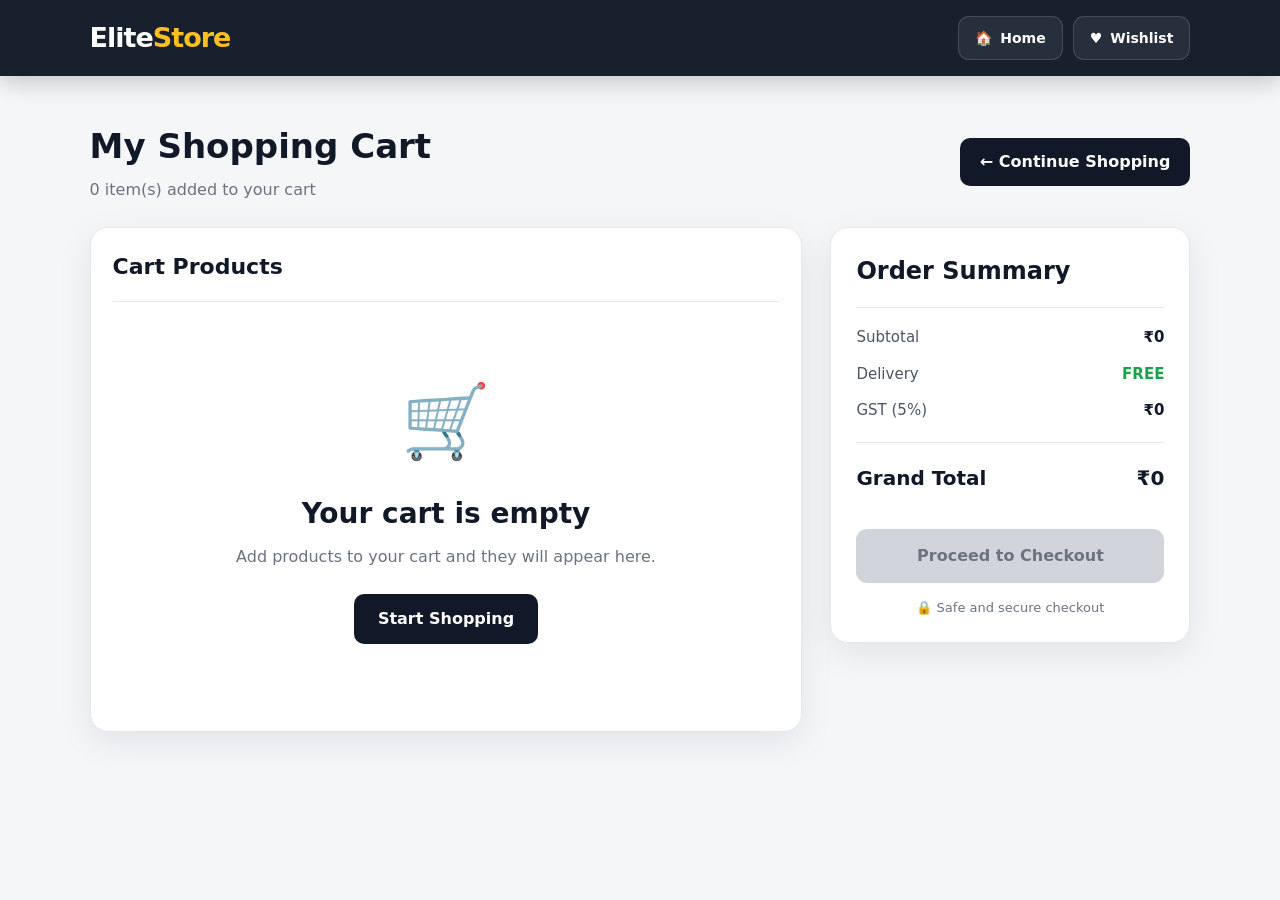
<file: cart.html>
<!DOCTYPE html>
<html lang="en">
<head>
  <meta charset="UTF-8">
  <meta name="viewport" content="width=device-width, initial-scale=1.0">
  <meta name="description" content="View and manage products added to your EliteStore shopping cart.">
  <title>My Cart - EliteStore</title>

  <link rel="stylesheet" href="style.css">

  <style>
    * {
      box-sizing: border-box;
    }

    body {
      margin: 0;
      background: #f4f6f8;
      color: #111827;
    }

    button,
    a {
      font-family: inherit;
    }

    /* ================= HEADER ================= */

    .cart-header {
      min-height: 76px;
      padding: 13px 7%;
      position: sticky;
      top: 0;
      z-index: 1000;
      display: flex;
      align-items: center;
      justify-content: space-between;
      gap: 20px;
      background: rgba(17, 24, 39, 0.97);
      color: white;
      box-shadow: 0 6px 25px rgba(0, 0, 0, 0.2);
      backdrop-filter: blur(14px);
    }

    .cart-logo {
      color: white;
      font-size: 27px;
      font-weight: 900;
      letter-spacing: -1px;
      text-decoration: none;
    }

    .cart-logo span {
      color: #fbbf24;
    }

    .cart-header-nav {
      display: flex;
      align-items: center;
      gap: 10px;
    }

    .cart-header-link {
      min-height: 44px;
      padding: 10px 16px;
      border: 1px solid rgba(255, 255, 255, 0.14);
      border-radius: 11px;
      background: rgba(255, 255, 255, 0.07);
      color: white;
      display: inline-flex;
      align-items: center;
      justify-content: center;
      gap: 8px;
      text-decoration: none;
      font-size: 14px;
      font-weight: 800;
      transition: 0.25s;
    }

    .cart-header-link:hover {
      border-color: #fbbf24;
      background: #fbbf24;
      color: #111827;
      transform: translateY(-2px);
    }

    /* ================= CART PAGE ================= */

    .cart-page {
      min-height: calc(100vh - 76px);
      padding: 45px 7% 70px;
      background: #f4f6f8;
    }

    .cart-page-header {
      max-width: 1250px;
      margin: 0 auto 25px;
      display: flex;
      align-items: center;
      justify-content: space-between;
      gap: 20px;
    }

    .cart-page-header h1 {
      margin: 0;
      color: #111827;
      font-size: 34px;
    }

    .cart-page-header p {
      margin: 6px 0 0;
      color: #6b7280;
    }

    .continue-btn {
      padding: 12px 20px;
      border-radius: 10px;
      background: #111827;
      color: white;
      display: inline-flex;
      align-items: center;
      justify-content: center;
      text-decoration: none;
      font-weight: 800;
      transition: 0.3s;
      white-space: nowrap;
    }

    .continue-btn:hover {
      background: #fbbf24;
      color: #111827;
      transform: translateY(-2px);
    }

    .cart-layout {
      max-width: 1250px;
      margin: auto;
      display: grid;
      grid-template-columns: minmax(0, 1fr) 360px;
      gap: 28px;
      align-items: start;
    }

    .cart-products-box,
    .order-summary {
      border: 1px solid #e5e7eb;
      border-radius: 18px;
      background: white;
      box-shadow: 0 10px 35px rgba(17, 24, 39, 0.08);
    }

    .cart-products-box {
      min-width: 0;
      padding: 22px;
    }

    .cart-box-top {
      padding-bottom: 18px;
      border-bottom: 1px solid #e5e7eb;
      display: flex;
      align-items: center;
      justify-content: space-between;
      gap: 15px;
    }

    .cart-box-top h2 {
      margin: 0;
      color: #111827;
      font-size: 22px;
    }

    .clear-cart-btn {
      padding: 9px 14px;
      border: none;
      border-radius: 8px;
      background: #fee2e2;
      color: #dc2626;
      font-weight: 800;
      cursor: pointer;
      transition: 0.25s;
    }

    .clear-cart-btn:hover {
      background: #dc2626;
      color: white;
    }

    .cart-page-item {
      padding: 22px 0;
      border-bottom: 1px solid #e5e7eb;
      display: grid;
      grid-template-columns: 125px minmax(0, 1fr) auto;
      align-items: center;
      gap: 20px;
    }

    .cart-page-item:last-child {
      border-bottom: none;
    }

    .cart-item-image {
      width: 125px;
      height: 125px;
      overflow: hidden;
      border: 1px solid #e5e7eb;
      border-radius: 14px;
      background: #f8fafc;
      display: flex;
      align-items: center;
      justify-content: center;
    }

    .cart-item-image img {
      width: 100%;
      height: 100%;
      padding: 7px;
      object-fit: contain;
      display: block;
    }

    .cart-item-details {
      min-width: 0;
    }

    .cart-item-category {
      margin-bottom: 8px;
      padding: 5px 10px;
      border-radius: 20px;
      background: #fef3c7;
      color: #92400e;
      display: inline-block;
      font-size: 12px;
      font-weight: 800;
      text-transform: capitalize;
    }

    .cart-item-details h3 {
      margin: 0 0 8px;
      overflow-wrap: anywhere;
      color: #111827;
      font-size: 20px;
    }

    .cart-item-price {
      margin: 0;
      color: #16a34a;
      font-size: 19px;
      font-weight: 900;
    }

    .stock-text {
      margin: 8px 0 0;
      color: #16a34a;
      font-size: 13px;
      font-weight: 700;
    }

    .cart-item-actions {
      min-width: 165px;
      text-align: right;
    }

    .quantity-box {
      overflow: hidden;
      border: 1px solid #d1d5db;
      border-radius: 10px;
      background: white;
      display: inline-flex;
      align-items: center;
    }

    .quantity-box button {
      width: 38px;
      height: 38px;
      border: none;
      background: #f3f4f6;
      color: #111827;
      font-size: 19px;
      font-weight: 900;
      cursor: pointer;
      transition: 0.2s;
    }

    .quantity-box button:hover {
      background: #fbbf24;
    }

    .quantity-box span {
      min-width: 42px;
      text-align: center;
      color: #111827;
      font-weight: 900;
    }

    .item-total {
      margin: 12px 0 0;
      color: #111827;
      font-size: 16px;
      font-weight: 900;
    }

    .remove-item-btn {
      margin-top: 12px;
      padding: 8px 12px;
      border: none;
      border-radius: 8px;
      background: transparent;
      color: #dc2626;
      font-weight: 800;
      cursor: pointer;
    }

    .remove-item-btn:hover {
      background: #fee2e2;
    }

    /* ================= ORDER SUMMARY ================= */

    .order-summary {
      padding: 25px;
      position: sticky;
      top: 100px;
    }

    .order-summary h2 {
      margin: 0 0 18px;
      padding-bottom: 18px;
      border-bottom: 1px solid #e5e7eb;
      color: #111827;
      font-size: 24px;
    }

    .summary-row {
      margin: 14px 0;
      display: flex;
      justify-content: space-between;
      gap: 20px;
      color: #4b5563;
      font-size: 15px;
    }

    .summary-row strong {
      color: #111827;
    }

    .free-text {
      color: #16a34a !important;
      font-weight: 800;
    }

    .summary-divider {
      height: 1px;
      margin: 20px 0;
      background: #e5e7eb;
    }

    .grand-total {
      color: #111827;
      font-size: 20px;
      font-weight: 900;
    }

    .checkout-cart-btn {
      width: 100%;
      margin-top: 22px;
      padding: 15px;
      border: none;
      border-radius: 11px;
      background: linear-gradient(135deg, #fbbf24, #f59e0b);
      color: #111827;
      font-size: 16px;
      font-weight: 900;
      cursor: pointer;
      box-shadow: 0 8px 22px rgba(245, 158, 11, 0.3);
      transition: 0.3s;
    }

    .checkout-cart-btn:hover:not(:disabled) {
      transform: translateY(-2px);
      box-shadow: 0 12px 28px rgba(245, 158, 11, 0.4);
    }

    .checkout-cart-btn:disabled {
      background: #d1d5db;
      color: #6b7280;
      cursor: not-allowed;
      box-shadow: none;
    }

    .secure-checkout {
      margin: 15px 0 0;
      color: #6b7280;
      text-align: center;
      font-size: 13px;
    }

    /* ================= EMPTY CART ================= */

    .empty-cart {
      padding: 65px 20px;
      text-align: center;
    }

    .empty-cart-icon {
      margin-bottom: 18px;
      font-size: 72px;
    }

    .empty-cart h2 {
      margin: 0 0 10px;
      color: #111827;
      font-size: 28px;
    }

    .empty-cart p {
      margin: 0 0 25px;
      color: #6b7280;
    }

    .empty-cart a {
      padding: 13px 24px;
      border-radius: 10px;
      background: #111827;
      color: white;
      display: inline-block;
      text-decoration: none;
      font-weight: 800;
      transition: 0.3s;
    }

    .empty-cart a:hover {
      background: #fbbf24;
      color: #111827;
    }

    @media (max-width: 950px) {
      .cart-layout {
        grid-template-columns: 1fr;
      }

      .order-summary {
        position: static;
      }
    }

    @media (max-width: 650px) {
      .cart-header {
        padding: 12px 4%;
      }

      .cart-logo {
        font-size: 23px;
      }

      .cart-header-link {
        padding: 10px 12px;
        font-size: 13px;
      }

      .wishlist-text {
        display: none;
      }

      .cart-page {
        padding: 30px 4% 50px;
      }

      .cart-page-header {
        align-items: flex-start;
        flex-direction: column;
      }

      .cart-page-header h1 {
        font-size: 28px;
      }

      .cart-products-box {
        padding: 17px;
      }

      .cart-page-item {
        grid-template-columns: 95px minmax(0, 1fr);
        align-items: start;
        gap: 15px;
      }

      .cart-item-image {
        width: 95px;
        height: 95px;
      }

      .cart-item-details h3 {
        font-size: 17px;
      }

      .cart-item-actions {
        grid-column: 1 / -1;
        width: 100%;
        min-width: 0;
        display: flex;
        align-items: center;
        justify-content: space-between;
        gap: 10px;
        flex-wrap: wrap;
        text-align: left;
      }

      .item-total,
      .remove-item-btn {
        margin-top: 0;
      }
    }
  </style>
</head>

<body>
  <!-- ================= HEADER ================= -->

  <header class="cart-header">
    <a href="index.html" class="cart-logo">
      Elite<span>Store</span>
    </a>

    <nav class="cart-header-nav" aria-label="Cart page navigation">
      <a href="index.html" class="cart-header-link">
        <span>🏠</span>
        Home
      </a>

      <a href="wishlist.html" class="cart-header-link">
        <span>♥</span>
        <span class="wishlist-text">Wishlist</span>
      </a>
    </nav>
  </header>

  <!-- ================= CART PAGE ================= -->

  <main class="cart-page">
    <div class="cart-page-header">
      <div>
        <h1>My Shopping Cart</h1>
        <p>
          <span id="cartItemCount">0</span> item(s) added to your cart
        </p>
      </div>

      <a href="index.html" class="continue-btn">
        ← Continue Shopping
      </a>
    </div>

    <div class="cart-layout">
      <section class="cart-products-box" aria-labelledby="cartProductsTitle">
        <div class="cart-box-top">
          <h2 id="cartProductsTitle">Cart Products</h2>

          <button
            type="button"
            class="clear-cart-btn"
            id="clearCartButton"
          >
            Clear Cart
          </button>
        </div>

        <div id="cartPageItems" aria-live="polite"></div>
      </section>

      <aside class="order-summary">
        <h2>Order Summary</h2>

        <div class="summary-row">
          <span>Subtotal</span>
          <strong>₹<span id="cartSubtotal">0</span></strong>
        </div>

        <div class="summary-row">
          <span>Delivery</span>
          <strong id="deliveryText" class="free-text">FREE</strong>
        </div>

        <div class="summary-row">
          <span>GST (5%)</span>
          <strong>₹<span id="cartGst">0</span></strong>
        </div>

        <div class="summary-divider"></div>

        <div class="summary-row grand-total">
          <span>Grand Total</span>
          <span>₹<span id="cartPageTotal">0</span></span>
        </div>

        <button
          type="button"
          class="checkout-cart-btn"
          id="checkoutButton"
        >
          Proceed to Checkout
        </button>

        <p class="secure-checkout">
          🔒 Safe and secure checkout
        </p>
      </aside>
    </div>
  </main>

  <script>
    "use strict";

    const CART_STORAGE_KEY = "cart";
    const FALLBACK_IMAGE = "./Website-images/no-image.png";

    let cart = loadCart();

    function normalizeCartItem(item) {
      const rawQuantity = item.qty ?? item.quantity ?? 1;

      return {
        ...item,
        id: String(item.id),
        name: String(item.name || "Unnamed Product"),
        category: String(item.category || "Product"),
        image: String(item.image || FALLBACK_IMAGE),
        price: Math.max(0, Number(item.price) || 0),
        qty: Math.max(1, Number.parseInt(rawQuantity, 10) || 1)
      };
    }

    function loadCart() {
      try {
        const savedCart = JSON.parse(localStorage.getItem(CART_STORAGE_KEY));

        if (!Array.isArray(savedCart)) {
          return [];
        }

        return savedCart
          .filter(item => item && item.id !== undefined && item.id !== null)
          .map(normalizeCartItem);
      } catch (error) {
        console.error("Unable to load cart:", error);
        return [];
      }
    }

    function saveCart() {
      localStorage.setItem(CART_STORAGE_KEY, JSON.stringify(cart));
    }

    function formatPrice(amount) {
      return Number(amount || 0).toLocaleString("en-IN", {
        maximumFractionDigits: 2
      });
    }

    function escapeHtml(value) {
      return String(value)
        .replaceAll("&", "&amp;")
        .replaceAll("<", "&lt;")
        .replaceAll(">", "&gt;")
        .replaceAll('"', "&quot;")
        .replaceAll("'", "&#039;");
    }

    function renderCartPage() {
      const cartItemsBox = document.getElementById("cartPageItems");
      const cartItemCount = document.getElementById("cartItemCount");
      const clearCartButton = document.getElementById("clearCartButton");
      const checkoutButton = document.getElementById("checkoutButton");

      const totalQuantity = cart.reduce(
        (total, item) => total + item.qty,
        0
      );

      cartItemCount.textContent = totalQuantity;

      if (cart.length === 0) {
        cartItemsBox.innerHTML = `
          <div class="empty-cart">
            <div class="empty-cart-icon">🛒</div>
            <h2>Your cart is empty</h2>
            <p>Add products to your cart and they will appear here.</p>
            <a href="index.html">Start Shopping</a>
          </div>
        `;

        clearCartButton.hidden = true;
        checkoutButton.disabled = true;
        updateOrderSummary();
        return;
      }

      clearCartButton.hidden = false;
      checkoutButton.disabled = false;

      cartItemsBox.innerHTML = cart
        .map(item => {
          const itemTotal = item.price * item.qty;
          const safeId = encodeURIComponent(item.id);
          const safeName = escapeHtml(item.name);
          const safeCategory = escapeHtml(item.category);
          const safeImage = escapeHtml(item.image);

          return `
            <article class="cart-page-item" data-cart-id="${safeId}">
              <div class="cart-item-image">
                <img
                  src="${safeImage}"
                  alt="${safeName}"
                  onerror="this.onerror=null; this.src='${FALLBACK_IMAGE}';"
                >
              </div>

              <div class="cart-item-details">
                <span class="cart-item-category">${safeCategory}</span>
                <h3>${safeName}</h3>
                <p class="cart-item-price">₹${formatPrice(item.price)}</p>
                <p class="stock-text">✓ In Stock</p>
              </div>

              <div class="cart-item-actions">
                <div class="quantity-box">
                  <button
                    type="button"
                    class="quantity-change"
                    data-change="-1"
                    aria-label="Decrease ${safeName} quantity"
                  >
                    −
                  </button>

                  <span>${item.qty}</span>

                  <button
                    type="button"
                    class="quantity-change"
                    data-change="1"
                    aria-label="Increase ${safeName} quantity"
                  >
                    +
                  </button>
                </div>

                <p class="item-total">
                  Total: ₹${formatPrice(itemTotal)}
                </p>

                <button
                  type="button"
                  class="remove-item-btn"
                >
                  🗑 Remove
                </button>
              </div>
            </article>
          `;
        })
        .join("");

      updateOrderSummary();
    }

    function updateOrderSummary() {
      const subtotal = cart.reduce(
        (total, item) => total + item.price * item.qty,
        0
      );

      const gst = Math.round(subtotal * 0.05 * 100) / 100;
      const deliveryCharge = 0;
      const grandTotal = subtotal + gst + deliveryCharge;

      document.getElementById("cartSubtotal").textContent =
        formatPrice(subtotal);

      document.getElementById("cartGst").textContent =
        formatPrice(gst);

      document.getElementById("cartPageTotal").textContent =
        formatPrice(grandTotal);
    }

    function changeQuantity(id, change) {
      const normalizedId = String(id);
      const item = cart.find(product => product.id === normalizedId);

      if (!item) {
        return;
      }

      item.qty += Number(change);

      if (item.qty <= 0) {
        cart = cart.filter(product => product.id !== normalizedId);
      }

      saveCart();
      renderCartPage();
    }

    function removeCartItem(id) {
      const normalizedId = String(id);

      cart = cart.filter(item => item.id !== normalizedId);
      saveCart();
      renderCartPage();
    }

    function clearCart() {
      if (cart.length === 0) {
        return;
      }

      const confirmed = confirm(
        "Are you sure you want to remove all products from your cart?"
      );

      if (!confirmed) {
        return;
      }

      cart = [];
      saveCart();
      renderCartPage();
    }

    function goCheckout() {
      if (cart.length === 0) {
        alert("Your cart is empty. Please add a product first.");
        return;
      }

      window.location.href = "checkout.html";
    }

    document.getElementById("cartPageItems").addEventListener(
      "click",
      event => {
        const cartItem = event.target.closest("[data-cart-id]");

        if (!cartItem) {
          return;
        }

        const id = decodeURIComponent(cartItem.dataset.cartId);
        const quantityButton = event.target.closest(".quantity-change");
        const removeButton = event.target.closest(".remove-item-btn");

        if (quantityButton) {
          changeQuantity(id, Number(quantityButton.dataset.change));
          return;
        }

        if (removeButton) {
          removeCartItem(id);
        }
      }
    );

    document
      .getElementById("clearCartButton")
      .addEventListener("click", clearCart);

    document
      .getElementById("checkoutButton")
      .addEventListener("click", goCheckout);

    window.addEventListener("storage", event => {
      if (event.key === CART_STORAGE_KEY) {
        cart = loadCart();
        renderCartPage();
      }
    });

    renderCartPage();
  </script>
</body>
</html>
</file>
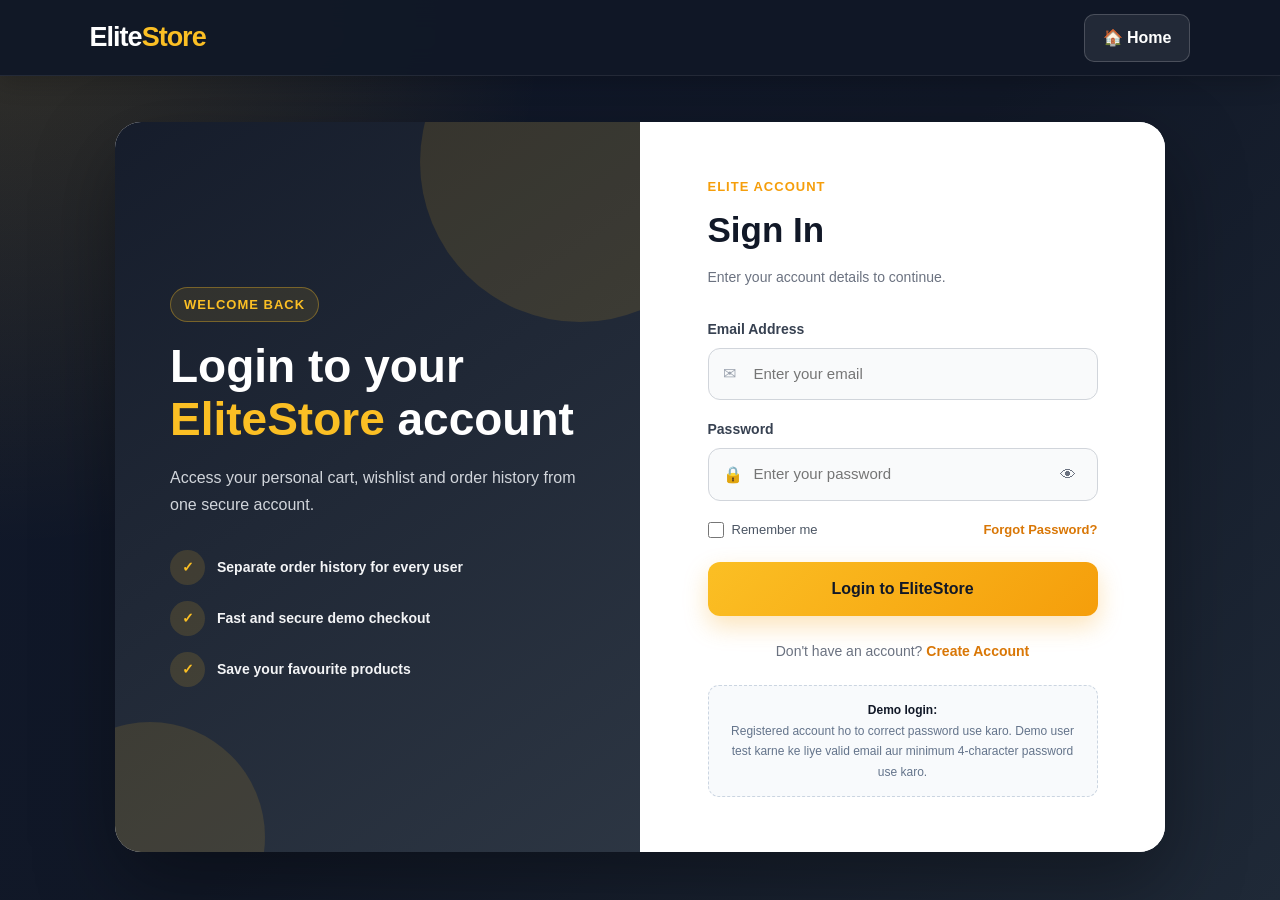
<file: checkout.html>
<!DOCTYPE html>
<html lang="en">

<head>
  <meta charset="UTF-8">

  <meta
    name="viewport"
    content="width=device-width, initial-scale=1.0"
  >

  <title>Checkout - EliteStore</title>

  <link rel="stylesheet" href="style.css">

  <style>
    /* ===============================
       CHECKOUT PAGE
    ================================ */

    .checkout-page {
      min-height: calc(100vh - 75px);
      padding: 45px 7%;
      background: #f4f6f8;
    }

    .checkout-container {
      max-width: 1200px;
      margin: auto;
    }

    .checkout-heading {
      margin-bottom: 28px;
    }

    .checkout-heading h1 {
      margin-bottom: 8px;
      color: #111827;
      font-size: 36px;
    }

    .checkout-heading p {
      color: #6b7280;
      font-size: 15px;
    }

    .checkout-layout {
      display: grid;
      grid-template-columns: minmax(0, 1fr) 390px;
      gap: 28px;
      align-items: start;
    }

    .checkout-form-box,
    .order-summary {
      border-radius: 20px;
      background: #ffffff;
      box-shadow: 0 10px 35px rgba(17, 24, 39, 0.08);
    }

    .checkout-form-box {
      padding: 30px;
    }

    .checkout-section {
      margin-bottom: 32px;
    }

    .checkout-section:last-child {
      margin-bottom: 0;
    }

    .checkout-section-title {
      margin-bottom: 22px;
      padding-bottom: 16px;
      border-bottom: 1px solid #e5e7eb;
      display: flex;
      align-items: center;
      gap: 12px;
    }

    .checkout-section-number {
      width: 36px;
      height: 36px;
      flex-shrink: 0;
      border-radius: 50%;
      background: #111827;
      color: #ffffff;
      display: flex;
      align-items: center;
      justify-content: center;
      font-weight: 800;
    }

    .checkout-section-title h2 {
      color: #111827;
      font-size: 22px;
    }

    .checkout-form-grid {
      display: grid;
      grid-template-columns: repeat(2, minmax(0, 1fr));
      gap: 18px;
    }

    .checkout-input-group {
      display: flex;
      flex-direction: column;
      gap: 8px;
    }

    .checkout-input-group.full-width {
      grid-column: 1 / -1;
    }

    .checkout-input-group label {
      color: #374151;
      font-size: 14px;
      font-weight: 700;
    }

    .required {
      color: #dc2626;
    }

    .checkout-input-group input,
    .checkout-input-group textarea {
      width: 100%;
      padding: 14px 15px;
      border: 1px solid #d1d5db;
      border-radius: 11px;
      background: #ffffff;
      color: #111827;
      font-size: 15px;
      outline: none;
      transition: 0.25s;
    }

    .checkout-input-group input:disabled {
      background: #e5e7eb;
      color: #9ca3af;
      cursor: not-allowed;
    }

    .checkout-input-group textarea {
      min-height: 115px;
      resize: vertical;
    }

    .checkout-input-group input:focus,
    .checkout-input-group textarea:focus {
      border-color: #f59e0b;
      box-shadow: 0 0 0 4px rgba(245, 158, 11, 0.12);
    }

    .checkout-input-group.invalid input,
    .checkout-input-group.invalid textarea {
      border-color: #dc2626;
      box-shadow: 0 0 0 3px rgba(220, 38, 38, 0.08);
    }

    .error-message {
      display: none;
      color: #dc2626;
      font-size: 12px;
      font-weight: 600;
    }

    .checkout-input-group.invalid .error-message {
      display: block;
    }

    /* ===============================
       PAYMENT METHODS
    ================================ */

    .payment-options {
      display: grid;
      gap: 14px;
    }

    .payment-option {
      position: relative;
    }

    .payment-option > input[type="radio"] {
      width: 1px;
      height: 1px;
      position: absolute;
      opacity: 0;
      pointer-events: none;
    }

    .payment-option > label {
      padding: 17px;
      border: 2px solid #e5e7eb;
      border-radius: 14px;
      display: flex;
      align-items: center;
      gap: 15px;
      cursor: pointer;
      transition: 0.25s;
    }

    .payment-option > label:hover {
      border-color: #fbbf24;
      background: #fffbeb;
    }

    .payment-option > input:focus-visible + label {
      outline: 3px solid rgba(251, 191, 36, 0.45);
      outline-offset: 3px;
    }

    .payment-option > input:checked + label {
      border-color: #f59e0b;
      background: #fffbeb;
      box-shadow: 0 0 0 3px rgba(245, 158, 11, 0.1);
    }

    .payment-option > input:checked + label::after {
      content: "✓";
      width: 25px;
      height: 25px;
      margin-left: auto;
      flex-shrink: 0;
      border-radius: 50%;
      background: #f59e0b;
      color: #111827;
      display: flex;
      align-items: center;
      justify-content: center;
      font-size: 13px;
      font-weight: 900;
    }

    .payment-icon {
      width: 48px;
      height: 48px;
      flex-shrink: 0;
      border-radius: 12px;
      background: #f3f4f6;
      display: flex;
      align-items: center;
      justify-content: center;
      font-size: 24px;
    }

    .payment-information {
      min-width: 0;
    }

    .payment-information strong {
      display: block;
      margin-bottom: 4px;
      color: #111827;
    }

    .payment-information span {
      color: #6b7280;
      font-size: 13px;
    }

    .upi-box {
      display: none;
      margin-top: 14px;
      padding: 17px;
      border: 1px solid #e5e7eb;
      border-radius: 13px;
      background: #f8fafc;
    }

    .upi-box.active {
      display: block;
      animation: show-upi-box 0.3s ease both;
    }

    @keyframes show-upi-box {
      from {
        opacity: 0;
        transform: translateY(-8px);
      }

      to {
        opacity: 1;
        transform: translateY(0);
      }
    }

    .upi-help {
      margin-top: 9px;
      color: #6b7280;
      font-size: 12px;
    }

    .upi-examples {
      margin-top: 9px;
      padding: 10px 12px;
      border-radius: 9px;
      background: #ffffff;
      color: #4b5563;
      font-size: 12px;
      line-height: 1.6;
    }

    .payment-note {
      margin-top: 12px;
      color: #6b7280;
      font-size: 12px;
      line-height: 1.5;
    }

    /* ===============================
       COUPON SYSTEM
    ================================ */

    .coupon-box {
      margin: 20px 0;
      padding: 18px;
      border: 1px dashed #d1d5db;
      border-radius: 14px;
      background: #f8fafc;
    }

    .coupon-box h3 {
      margin-bottom: 6px;
      color: #111827;
      font-size: 16px;
    }

    .coupon-box > p {
      margin-bottom: 13px;
      color: #6b7280;
      font-size: 12px;
      line-height: 1.5;
    }

    .coupon-input-row {
      display: grid;
      grid-template-columns: minmax(0, 1fr) auto;
      gap: 9px;
    }

    .coupon-input-row input {
      width: 100%;
      min-width: 0;
      padding: 12px 13px;
      border: 1px solid #d1d5db;
      border-radius: 10px;
      background: #ffffff;
      color: #111827;
      font-size: 14px;
      font-weight: 700;
      text-transform: uppercase;
      outline: none;
    }

    .coupon-input-row input:focus {
      border-color: #f59e0b;
      box-shadow: 0 0 0 3px rgba(245, 158, 11, 0.12);
    }

    .apply-coupon-button {
      padding: 12px 16px;
      border: none;
      border-radius: 10px;
      background: #111827;
      color: #ffffff;
      font-size: 13px;
      font-weight: 800;
      cursor: pointer;
    }

    .apply-coupon-button:hover {
      background: #fbbf24;
      color: #111827;
    }

    .coupon-message {
      display: none;
      margin-top: 11px;
      padding: 9px 11px;
      border-radius: 9px;
      font-size: 12px;
      font-weight: 700;
      line-height: 1.45;
    }

    .coupon-message.success {
      display: block;
      background: #dcfce7;
      color: #15803d;
    }

    .coupon-message.error {
      display: block;
      background: #fee2e2;
      color: #dc2626;
    }

    .applied-coupon {
      display: none;
      margin-top: 12px;
      padding: 10px 12px;
      border-radius: 10px;
      background: #ecfdf5;
      color: #166534;
      align-items: center;
      justify-content: space-between;
      gap: 10px;
      font-size: 12px;
      font-weight: 800;
    }

    .applied-coupon.active {
      display: flex;
    }

    .remove-coupon-button {
      border: none;
      background: transparent;
      color: #dc2626;
      font-size: 12px;
      font-weight: 900;
      cursor: pointer;
    }

    .discount-row {
      display: none;
      color: #15803d;
    }

    .discount-row.active {
      display: flex;
    }

    .discount-row strong {
      color: #15803d;
    }

    /* ===============================
       ORDER SUMMARY
    ================================ */

    .order-summary {
      padding: 26px;
      position: sticky;
      top: 105px;
    }

    .order-summary h2 {
      padding-bottom: 18px;
      border-bottom: 1px solid #e5e7eb;
      color: #111827;
      font-size: 24px;
    }

    .checkout-products {
      max-height: 330px;
      margin: 8px 0 20px;
      padding-right: 5px;
      overflow-y: auto;
    }

    .checkout-product {
      padding: 15px 0;
      border-bottom: 1px solid #e5e7eb;
      display: grid;
      grid-template-columns: 68px minmax(0, 1fr) auto;
      align-items: center;
      gap: 12px;
    }

    .checkout-product:last-child {
      border-bottom: none;
    }

    .checkout-product-image {
      width: 68px;
      height: 68px;
      overflow: hidden;
      border: 1px solid #e5e7eb;
      border-radius: 11px;
      background: #f8fafc;
    }

    .checkout-product-image img {
      width: 100%;
      height: 100%;
      display: block;
      object-fit: contain;
    }

    .checkout-product-details {
      min-width: 0;
    }

    .checkout-product-details h3 {
      margin-bottom: 6px;
      overflow: hidden;
      color: #111827;
      font-size: 14px;
      white-space: nowrap;
      text-overflow: ellipsis;
    }

    .checkout-product-details p {
      color: #6b7280;
      font-size: 12px;
    }

    .checkout-product-price {
      color: #111827;
      font-size: 14px;
      font-weight: 800;
      white-space: nowrap;
    }

    .summary-row {
      margin: 14px 0;
      color: #4b5563;
      display: flex;
      justify-content: space-between;
      gap: 20px;
      font-size: 15px;
    }

    .summary-row strong {
      color: #111827;
    }

    .free-delivery {
      color: #16a34a !important;
    }

    .summary-divider {
      height: 1px;
      margin: 20px 0;
      background: #e5e7eb;
    }

    .grand-total {
      color: #111827;
      font-size: 21px;
      font-weight: 800;
    }

    .place-order-button {
      width: 100%;
      margin-top: 22px;
      padding: 16px;
      border: none;
      border-radius: 12px;
      background: linear-gradient(135deg, #fbbf24, #f59e0b);
      color: #111827;
      font-size: 16px;
      font-weight: 800;
      cursor: pointer;
      box-shadow: 0 9px 24px rgba(245, 158, 11, 0.3);
      transition: 0.3s;
    }

    .place-order-button:hover:not(:disabled) {
      transform: translateY(-2px);
      box-shadow: 0 13px 30px rgba(245, 158, 11, 0.4);
    }

    .place-order-button:disabled {
      opacity: 0.55;
      cursor: not-allowed;
    }

    .back-cart-button {
      display: block;
      margin-top: 14px;
      padding: 12px;
      border: 1px solid #d1d5db;
      border-radius: 11px;
      color: #111827;
      text-align: center;
      text-decoration: none;
      font-weight: 700;
      transition: 0.25s;
    }

    .back-cart-button:hover {
      border-color: #111827;
      background: #111827;
      color: #ffffff;
    }

    .secure-text {
      margin-top: 14px;
      color: #6b7280;
      text-align: center;
      font-size: 12px;
      line-height: 1.5;
    }

    /* ===============================
       EMPTY CART
    ================================ */

    .empty-checkout {
      max-width: 700px;
      margin: 40px auto;
      padding: 60px 25px;
      border-radius: 20px;
      background: #ffffff;
      text-align: center;
      box-shadow: 0 10px 35px rgba(17, 24, 39, 0.08);
    }

    .empty-checkout-icon {
      margin-bottom: 18px;
      font-size: 70px;
    }

    .empty-checkout h2 {
      margin-bottom: 10px;
      color: #111827;
      font-size: 29px;
    }

    .empty-checkout p {
      margin-bottom: 24px;
      color: #6b7280;
    }

    .empty-checkout a {
      display: inline-block;
      padding: 13px 25px;
      border-radius: 10px;
      background: #111827;
      color: #ffffff;
      text-decoration: none;
      font-weight: 700;
    }

    /* ===============================
       ORDER SUCCESS
    ================================ */

    .order-success {
      display: none;
      max-width: 720px;
      margin: 30px auto;
      padding: 50px 30px;
      border-radius: 22px;
      background: #ffffff;
      text-align: center;
      box-shadow: 0 12px 40px rgba(17, 24, 39, 0.1);
    }

    .success-icon {
      width: 88px;
      height: 88px;
      margin: 0 auto 22px;
      border-radius: 50%;
      background: #dcfce7;
      color: #16a34a;
      display: flex;
      align-items: center;
      justify-content: center;
      font-size: 48px;
      font-weight: 900;
    }

    .order-success h1 {
      margin-bottom: 12px;
      color: #111827;
      font-size: 34px;
    }

    .order-success > p {
      color: #6b7280;
      line-height: 1.6;
    }

    .success-details {
      max-width: 430px;
      margin: 25px auto;
      padding: 20px;
      border-radius: 14px;
      background: #f8fafc;
      text-align: left;
    }

    .success-row {
      margin: 12px 0;
      color: #4b5563;
      display: flex;
      justify-content: space-between;
      gap: 15px;
    }

    .success-row strong {
      color: #111827;
    }

    .success-actions {
      display: flex;
      justify-content: center;
      gap: 14px;
      flex-wrap: wrap;
    }

    .success-actions a {
      padding: 13px 22px;
      border-radius: 10px;
      text-decoration: none;
      font-weight: 700;
      transition: 0.25s;
    }

    .continue-shopping {
      background: #111827;
      color: #ffffff;
    }

    .view-orders {
      background: #fbbf24;
      color: #111827;
    }

    .track-order {
      background: #2563eb;
      color: #ffffff;
    }

    .track-order:hover {
      background: #1d4ed8;
      transform: translateY(-2px);
    }

    /* ===============================
       RESPONSIVE
    ================================ */

    @media (max-width: 950px) {
      .checkout-layout {
        grid-template-columns: 1fr;
      }

      .order-summary {
        position: static;
      }
    }

    @media (max-width: 650px) {
      .checkout-page {
        padding: 30px 4%;
      }

      .checkout-heading h1 {
        font-size: 29px;
      }

      .checkout-form-box,
      .order-summary {
        padding: 20px;
      }

      .checkout-form-grid {
        grid-template-columns: 1fr;
      }

      .checkout-input-group.full-width {
        grid-column: auto;
      }

      .checkout-product {
        grid-template-columns: 58px minmax(0, 1fr);
      }

      .checkout-product-image {
        width: 58px;
        height: 58px;
      }

      .checkout-product-price {
        grid-column: 2;
      }

      .coupon-input-row {
        grid-template-columns: 1fr;
      }
    }
  </style>
</head>

<body>

  <header>
    <div class="logo">
      Elite<span>Store</span>
    </div>

    <nav>
      <button
        type="button"
        onclick="window.location.href='index.html'"
      >
        🏠 Home
      </button>

      <button
        type="button"
        onclick="window.location.href='cart.html'"
      >
        🛒 Cart
      </button>
    </nav>
  </header>

  <main class="checkout-page">

    <div
      class="checkout-container"
      id="checkoutContainer"
    >

      <div class="checkout-heading">
        <h1>Secure Checkout</h1>
        <p>Enter your details and complete your order.</p>
      </div>

      <div class="checkout-layout">

        <!-- Customer form -->

        <section class="checkout-form-box">

          <form id="checkoutForm" novalidate>

            <!-- Contact Details -->

            <div class="checkout-section">

              <div class="checkout-section-title">
                <span class="checkout-section-number">1</span>
                <h2>Contact Details</h2>
              </div>

              <div class="checkout-form-grid">

                <div
                  class="checkout-input-group"
                  id="fullNameGroup"
                >
                  <label for="fullName">
                    Full Name
                    <span class="required">*</span>
                  </label>

                  <input
                    type="text"
                    id="fullName"
                    placeholder="Enter your full name"
                    autocomplete="name"
                  >

                  <span class="error-message">
                    Enter at least 3 characters.
                  </span>
                </div>

                <div
                  class="checkout-input-group"
                  id="mobileGroup"
                >
                  <label for="mobile">
                    Mobile Number
                    <span class="required">*</span>
                  </label>

                  <input
                    type="tel"
                    id="mobile"
                    placeholder="10-digit mobile number"
                    maxlength="10"
                    inputmode="numeric"
                    autocomplete="tel"
                  >

                  <span class="error-message">
                    Enter a valid 10-digit mobile number.
                  </span>
                </div>

                <div
                  class="checkout-input-group full-width"
                  id="emailGroup"
                >
                  <label for="email">
                    Email Address
                  </label>

                  <input
                    type="email"
                    id="email"
                    placeholder="example@email.com"
                    autocomplete="email"
                  >

                  <span class="error-message">
                    Enter a valid email address.
                  </span>
                </div>

              </div>
            </div>

            <!-- Delivery Address -->

            <div class="checkout-section">

              <div class="checkout-section-title">
                <span class="checkout-section-number">2</span>
                <h2>Delivery Address</h2>
              </div>

              <div class="checkout-form-grid">

                <div
                  class="checkout-input-group full-width"
                  id="addressGroup"
                >
                  <label for="address">
                    Full Address
                    <span class="required">*</span>
                  </label>

                  <textarea
                    id="address"
                    placeholder="House number, street, area and landmark"
                    autocomplete="street-address"
                  ></textarea>

                  <span class="error-message">
                    Enter your complete delivery address.
                  </span>
                </div>

                <div
                  class="checkout-input-group"
                  id="cityGroup"
                >
                  <label for="city">
                    City
                    <span class="required">*</span>
                  </label>

                  <input
                    type="text"
                    id="city"
                    placeholder="Enter city"
                    autocomplete="address-level2"
                  >

                  <span class="error-message">
                    Enter your city.
                  </span>
                </div>

                <div
                  class="checkout-input-group"
                  id="pincodeGroup"
                >
                  <label for="pincode">
                    PIN Code
                    <span class="required">*</span>
                  </label>

                  <input
                    type="text"
                    id="pincode"
                    placeholder="6-digit PIN code"
                    maxlength="6"
                    inputmode="numeric"
                    autocomplete="postal-code"
                  >

                  <span class="error-message">
                    Enter a valid 6-digit PIN code.
                  </span>
                </div>

                <div class="checkout-input-group full-width">
                  <label for="orderNote">
                    Delivery Instructions
                  </label>

                  <textarea
                    id="orderNote"
                    placeholder="Any special delivery instructions (optional)"
                  ></textarea>
                </div>

              </div>
            </div>

            <!-- Payment Method -->

            <div class="checkout-section">

              <div class="checkout-section-title">
                <span class="checkout-section-number">3</span>
                <h2>Payment Method</h2>
              </div>

              <div class="payment-options">

                <!-- Cash on Delivery -->

                <div class="payment-option">

                  <input
                    type="radio"
                    name="paymentMethod"
                    id="cashPayment"
                    value="Cash on Delivery"
                    checked
                    onchange="updatePaymentDisplay()"
                  >

                  <label for="cashPayment">

                    <span class="payment-icon">
                      💵
                    </span>

                    <span class="payment-information">
                      <strong>Cash on Delivery</strong>
                      <span>Pay when your order arrives</span>
                    </span>

                  </label>

                </div>

                <!-- UPI Payment -->

                <div class="payment-option">

                  <input
                    type="radio"
                    name="paymentMethod"
                    id="upiPayment"
                    value="UPI"
                    onchange="updatePaymentDisplay()"
                  >

                  <label for="upiPayment">

                    <span class="payment-icon">
                      📱
                    </span>

                    <span class="payment-information">
                      <strong>UPI Payment</strong>
                      <span>Google Pay, PhonePe, Paytm or BHIM</span>
                    </span>

                  </label>

                  <div
                    class="upi-box"
                    id="upiBox"
                    aria-hidden="true"
                  >

                    <div
                      class="checkout-input-group"
                      id="upiGroup"
                    >
                      <label for="upiId">
                        UPI ID
                        <span class="required">*</span>
                      </label>

                      <input
                        type="text"
                        id="upiId"
                        placeholder="example@upi"
                        autocomplete="off"
                        inputmode="email"
                        disabled
                      >

                      <span class="error-message">
                        Enter a valid UPI ID, for example name@upi.
                      </span>

                    </div>

                    <p class="upi-help">
                      Enter the UPI ID connected with your payment app.
                    </p>

                    <div class="upi-examples">
                      Examples:
                      <strong>user@ybl</strong>,
                      <strong>9876543210@paytm</strong>,
                      <strong>name@okaxis</strong>
                    </div>

                    <p class="payment-note">
                      This is a demo checkout. No real money will be
                      transferred and your UPI ID will not be stored.
                    </p>

                  </div>

                </div>

              </div>
            </div>

          </form>

        </section>

        <!-- Order Summary -->

        <aside class="order-summary">

          <h2>
            Order Summary
            (<span id="checkoutItemCount">0</span>)
          </h2>

          <div
            class="checkout-products"
            id="checkoutProducts"
          ></div>

          <div class="coupon-box">

            <h3>Have a coupon?</h3>

            <p>
              Use WELCOME47 for 20% off or FREESHIP for free delivery.
            </p>

            <div class="coupon-input-row">

              <input
                type="text"
                id="couponInput"
                placeholder="Enter coupon code"
                maxlength="20"
                autocomplete="off"
              >

              <button
                type="button"
                class="apply-coupon-button"
                id="applyCouponButton"
              >
                Apply
              </button>

            </div>

            <div
              class="coupon-message"
              id="couponMessage"
            ></div>

            <div
              class="applied-coupon"
              id="appliedCoupon"
            >

              <span id="appliedCouponText"></span>

              <button
                type="button"
                class="remove-coupon-button"
                id="removeCouponButton"
              >
                Remove
              </button>

            </div>

          </div>

          <div class="summary-row">
            <span>Subtotal</span>

            <strong>
              ₹<span id="checkoutSubtotal">0</span>
            </strong>
          </div>

          <div
            class="summary-row discount-row"
            id="discountRow"
          >
            <span>Coupon Discount</span>

            <strong>
              -₹<span id="checkoutDiscount">0</span>
            </strong>
          </div>

          <div class="summary-row">
            <span>Delivery</span>
            <strong id="checkoutDelivery">₹0</strong>
          </div>

          <div class="summary-row">
            <span>GST (5%)</span>

            <strong>
              ₹<span id="checkoutGst">0</span>
            </strong>
          </div>

          <div class="summary-divider"></div>

          <div class="summary-row grand-total">
            <span>Total</span>

            <span>
              ₹<span id="checkoutTotal">0</span>
            </span>
          </div>

          <button
            type="button"
            class="place-order-button"
            id="placeOrderButton"
          >
            Place Order Securely
          </button>

          <p class="secure-text">
            🔒 Safe and secure demo checkout.<br>
            Your UPI ID is never stored.
          </p>

          <a
            href="cart.html"
            class="back-cart-button"
          >
            ← Back to Cart
          </a>

        </aside>

      </div>

    </div>

    <!-- Success Screen -->

    <section
      class="order-success"
      id="orderSuccess"
    >

      <div class="success-icon">
        ✓
      </div>

      <h1>Thank You for Your Order!</h1>

      <p>
        Your order has been placed successfully.
      </p>

      <div class="success-details">

        <div class="success-row">
          <span>Order ID</span>
          <strong id="successOrderId"></strong>
        </div>

        <div class="success-row">
          <span>Payment</span>
          <strong id="successPaymentMethod"></strong>
        </div>

        <div class="success-row">
          <span>Total Amount</span>

          <strong>
            ₹<span id="successOrderTotal"></span>
          </strong>
        </div>

        <div class="success-row">
          <span>Status</span>

          <strong style="color: #16a34a;">
            Order Placed
          </strong>
        </div>

      </div>

      <div class="success-actions">

        <a
          href="index.html"
          class="continue-shopping"
        >
          Continue Shopping
        </a>

        <a
          href="my_orders.html"
          class="view-orders"
        >
          View My Orders
        </a>

        <a
          href="track_order.html"
          class="track-order"
          id="trackOrderButton"
        >
          🚚 Track Order
        </a>

      </div>

    </section>

  </main>

  <script>
    "use strict";

    const CART_STORAGE_KEY = "cart";
    const ORDERS_STORAGE_KEY = "orders";
    const LAST_ORDER_STORAGE_KEY = "lastOrder";
    const USER_STORAGE_KEYS = ["user", "eliteUser"];
    const LOGIN_REDIRECT_STORAGE_KEY = "eliteLoginRedirect";

    const COUPONS = {
      WELCOME47: {
        code: "WELCOME47",
        type: "percentage",
        value: 20,
        label: "20% discount applied"
      },

      FREESHIP: {
        code: "FREESHIP",
        type: "freeShipping",
        value: 0,
        label: "Free delivery applied"
      }
    };

    let checkoutCart = [];
    let appliedCoupon = null;

    let orderSubtotal = 0;
    let orderDiscount = 0;
    let orderDeliveryCharge = 0;
    let orderGst = 0;
    let orderTotal = 0;

    let orderIsBeingPlaced = false;


    /* ===============================
       STORAGE FUNCTIONS
    ================================ */

    function readStorageArray(key) {
      try {
        const value = JSON.parse(
          localStorage.getItem(key)
        );

        return Array.isArray(value)
          ? value
          : [];
      } catch (error) {
        console.error(
          `Unable to read ${key}:`,
          error
        );

        return [];
      }
    }

    function loadCheckoutCart() {
      return readStorageArray(
        CART_STORAGE_KEY
      )
        .filter(
          item =>
            item &&
            item.id !== undefined &&
            item.id !== null
        )
        .map(item => {
          const quantity = Math.max(
            1,
            Number(
              item.qty ??
              item.quantity
            ) || 1
          );

          return {
            ...item,
            id: String(item.id),
            name: String(
              item.name ||
              "Product"
            ),
            category: String(
              item.category ||
              "Product"
            ),
            image: String(
              item.image ||
              ""
            ),
            price: Math.max(
              0,
              Number(item.price) || 0
            ),
            qty: quantity,
            quantity: quantity
          };
        });
    }


    /* ===============================
       COMMON FUNCTIONS
    ================================ */

    function formatPrice(value) {
      return Number(value || 0)
        .toLocaleString("en-IN", {
          maximumFractionDigits: 2
        });
    }

    function escapeHtml(value) {
      return String(value ?? "")
        .replaceAll("&", "&amp;")
        .replaceAll("<", "&lt;")
        .replaceAll(">", "&gt;")
        .replaceAll('"', "&quot;")
        .replaceAll("'", "&#039;");
    }

    function getFieldValue(id) {
      const field =
        document.getElementById(id);

      return field
        ? field.value.trim()
        : "";
    }

    function setInvalid(
      groupId,
      invalid
    ) {
      const group =
        document.getElementById(
          groupId
        );

      if (group) {
        group.classList.toggle(
          "invalid",
          Boolean(invalid)
        );
      }
    }


    /* ===============================
       TOTAL CALCULATION
    ================================ */

    function calculateOrderTotals() {
      orderSubtotal =
        checkoutCart.reduce(
          (total, item) =>
            total +
            item.price * item.qty,
          0
        );

      orderDiscount = 0;

      if (
        appliedCoupon?.type ===
        "percentage"
      ) {
        orderDiscount =
          orderSubtotal *
          (
            appliedCoupon.value /
            100
          );
      }

      orderDiscount =
        Math.round(
          orderDiscount * 100
        ) / 100;

      const discountedSubtotal =
        Math.max(
          0,
          orderSubtotal -
          orderDiscount
        );

      const standardDeliveryCharge =
        orderSubtotal >= 3000
          ? 0
          : 99;

      orderDeliveryCharge =
        appliedCoupon?.type ===
        "freeShipping"
          ? 0
          : standardDeliveryCharge;

      orderGst =
        Math.round(
          discountedSubtotal *
          0.05 *
          100
        ) / 100;

      orderTotal =
        discountedSubtotal +
        orderGst +
        orderDeliveryCharge;

      orderTotal =
        Math.round(
          orderTotal * 100
        ) / 100;
    }

    function updateOrderSummary() {
      calculateOrderTotals();

      const subtotalElement =
        document.getElementById(
          "checkoutSubtotal"
        );

      const discountElement =
        document.getElementById(
          "checkoutDiscount"
        );

      const discountRow =
        document.getElementById(
          "discountRow"
        );

      const deliveryElement =
        document.getElementById(
          "checkoutDelivery"
        );

      const gstElement =
        document.getElementById(
          "checkoutGst"
        );

      const totalElement =
        document.getElementById(
          "checkoutTotal"
        );

      if (subtotalElement) {
        subtotalElement.textContent =
          formatPrice(orderSubtotal);
      }

      if (discountElement) {
        discountElement.textContent =
          formatPrice(orderDiscount);
      }

      if (discountRow) {
        discountRow.classList.toggle(
          "active",
          orderDiscount > 0
        );
      }

      if (deliveryElement) {
        deliveryElement.textContent =
          orderDeliveryCharge === 0
            ? "FREE"
            : `₹${formatPrice(
                orderDeliveryCharge
              )}`;

        deliveryElement.classList.toggle(
          "free-delivery",
          orderDeliveryCharge === 0
        );
      }

      if (gstElement) {
        gstElement.textContent =
          formatPrice(orderGst);
      }

      if (totalElement) {
        totalElement.textContent =
          formatPrice(orderTotal);
      }
    }


    /* ===============================
       COUPON FUNCTIONS
    ================================ */

    function showCouponMessage(
      message,
      type
    ) {
      const messageBox =
        document.getElementById(
          "couponMessage"
        );

      if (!messageBox) {
        return;
      }

      messageBox.textContent =
        message;

      messageBox.className =
        `coupon-message ${type}`;
    }

    function clearCouponMessage() {
      const messageBox =
        document.getElementById(
          "couponMessage"
        );

      if (!messageBox) {
        return;
      }

      messageBox.textContent = "";
      messageBox.className =
        "coupon-message";
    }

    function updateAppliedCouponDisplay() {
      const appliedBox =
        document.getElementById(
          "appliedCoupon"
        );

      const appliedText =
        document.getElementById(
          "appliedCouponText"
        );

      const couponInput =
        document.getElementById(
          "couponInput"
        );

      if (
        !appliedBox ||
        !appliedText
      ) {
        return;
      }

      if (!appliedCoupon) {
        appliedBox.classList.remove(
          "active"
        );

        appliedText.textContent = "";
        return;
      }

      appliedText.textContent =
        `${appliedCoupon.code} — ${appliedCoupon.label}`;

      appliedBox.classList.add(
        "active"
      );

      if (couponInput) {
        couponInput.value =
          appliedCoupon.code;
      }
    }

    function applyCoupon() {
      const couponInput =
        document.getElementById(
          "couponInput"
        );

      const enteredCode =
        couponInput
          ? couponInput.value
              .trim()
              .toUpperCase()
          : "";

      if (!enteredCode) {
        showCouponMessage(
          "Please enter a coupon code.",
          "error"
        );

        return;
      }

      const coupon =
        COUPONS[enteredCode];

      if (!coupon) {
        appliedCoupon = null;

        updateAppliedCouponDisplay();
        updateOrderSummary();

        showCouponMessage(
          "Invalid coupon code.",
          "error"
        );

        return;
      }

      appliedCoupon = {
        ...coupon
      };

      updateAppliedCouponDisplay();
      updateOrderSummary();

      showCouponMessage(
        `${coupon.code} applied successfully.`,
        "success"
      );
    }

    function removeCoupon() {
      const couponInput =
        document.getElementById(
          "couponInput"
        );

      appliedCoupon = null;

      if (couponInput) {
        couponInput.value = "";
      }

      updateAppliedCouponDisplay();
      updateOrderSummary();

      showCouponMessage(
        "Coupon removed.",
        "success"
      );
    }


    /* ===============================
       CHECKOUT PRODUCTS
    ================================ */

    function showEmptyCheckout() {
      const checkoutContainer =
        document.getElementById(
          "checkoutContainer"
        );

      if (!checkoutContainer) {
        return;
      }

      checkoutContainer.innerHTML = `
        <section class="empty-checkout">

          <div class="empty-checkout-icon">
            🛒
          </div>

          <h2>Your cart is empty</h2>

          <p>
            Add some products before
            proceeding to checkout.
          </p>

          <a href="index.html">
            Start Shopping
          </a>

        </section>
      `;
    }

    function displayCheckout() {
      const productsBox =
        document.getElementById(
          "checkoutProducts"
        );

      if (
        checkoutCart.length === 0
      ) {
        showEmptyCheckout();
        return false;
      }

      if (!productsBox) {
        return false;
      }

      const fallbackImage =
        "./Website-images/no-image.png";

      let totalQuantity = 0;

      productsBox.innerHTML =
        checkoutCart
          .map(item => {
            totalQuantity +=
              item.qty;

            return `
              <article class="checkout-product">

                <div class="checkout-product-image">

                  <img
                    src="${escapeHtml(
                      item.image ||
                      fallbackImage
                    )}"
                    alt="${escapeHtml(
                      item.name
                    )}"
                    onerror="
                      this.onerror = null;
                      this.src = '${fallbackImage}';
                    "
                  >

                </div>

                <div class="checkout-product-details">

                  <h3
                    title="${escapeHtml(
                      item.name
                    )}"
                  >
                    ${escapeHtml(
                      item.name
                    )}
                  </h3>

                  <p>
                    Quantity: ${item.qty}
                  </p>

                </div>

                <div class="checkout-product-price">
                  ₹${formatPrice(
                    item.price *
                    item.qty
                  )}
                </div>

              </article>
            `;
          })
          .join("");

      const itemCount =
        document.getElementById(
          "checkoutItemCount"
        );

      if (itemCount) {
        itemCount.textContent =
          totalQuantity;
      }

      updateOrderSummary();

      return true;
    }


    /* ===============================
       CUSTOMER VALIDATION
    ================================ */

    function validateCustomerDetails() {
      const fullName =
        getFieldValue("fullName");

      const mobile =
        getFieldValue("mobile")
          .replace(/\D/g, "");

      const email =
        getFieldValue("email");

      const address =
        getFieldValue("address");

      const city =
        getFieldValue("city");

      const pincode =
        getFieldValue("pincode");

      const nameValid =
        fullName.length >= 3;

      const mobileValid =
        /^[6-9]\d{9}$/.test(
          mobile
        );

      const emailValid =
        email === "" ||
        /^[^\s@]+@[^\s@]+\.[^\s@]+$/
          .test(email);

      const addressValid =
        address.length >= 10;

      const cityValid =
        city.length >= 2;

      const pincodeValid =
        /^\d{6}$/.test(
          pincode
        );

      setInvalid(
        "fullNameGroup",
        !nameValid
      );

      setInvalid(
        "mobileGroup",
        !mobileValid
      );

      setInvalid(
        "emailGroup",
        !emailValid
      );

      setInvalid(
        "addressGroup",
        !addressValid
      );

      setInvalid(
        "cityGroup",
        !cityValid
      );

      setInvalid(
        "pincodeGroup",
        !pincodeValid
      );

      return (
        nameValid &&
        mobileValid &&
        emailValid &&
        addressValid &&
        cityValid &&
        pincodeValid
      );
    }


    /* ===============================
       UPI PAYMENT FUNCTIONS
    ================================ */

    function getPaymentMethod() {
      const selectedPayment =
        document.querySelector(
          'input[name="paymentMethod"]:checked'
        );

      return selectedPayment
        ? selectedPayment.value
        : "Cash on Delivery";
    }

    function updatePaymentDisplay() {
      const upiPayment =
        document.getElementById(
          "upiPayment"
        );

      const upiBox =
        document.getElementById(
          "upiBox"
        );

      const upiId =
        document.getElementById(
          "upiId"
        );

      if (
        !upiPayment ||
        !upiBox ||
        !upiId
      ) {
        return;
      }

      const isUpiSelected =
        upiPayment.checked;

      upiBox.classList.toggle(
        "active",
        isUpiSelected
      );

      upiBox.setAttribute(
        "aria-hidden",
        String(!isUpiSelected)
      );

      upiId.disabled =
        !isUpiSelected;

      upiId.required =
        isUpiSelected;

      if (isUpiSelected) {
        window.setTimeout(() => {
          upiId.focus();
        }, 120);
      } else {
        upiId.value = "";

        setInvalid(
          "upiGroup",
          false
        );
      }
    }

    function validatePaymentMethod() {
      const paymentMethod =
        getPaymentMethod();

      if (
        paymentMethod !== "UPI"
      ) {
        setInvalid(
          "upiGroup",
          false
        );

        return true;
      }

      const upiId =
        getFieldValue("upiId")
          .replace(/\s/g, "");

      const upiPattern =
        /^[a-zA-Z0-9][a-zA-Z0-9._-]{1,255}@[a-zA-Z0-9][a-zA-Z0-9.-]{1,63}$/;

      const upiValid =
        upiPattern.test(upiId);

      setInvalid(
        "upiGroup",
        !upiValid
      );

      return upiValid;
    }


    /* ===============================
       ORDER FUNCTIONS
    ================================ */

    function scrollToFirstInvalidField() {
      const firstInvalid =
        document.querySelector(
          ".checkout-input-group.invalid input, " +
          ".checkout-input-group.invalid textarea"
        );

      if (firstInvalid) {
        firstInvalid.scrollIntoView({
          behavior: "smooth",
          block: "center"
        });

        firstInvalid.focus();
      }
    }

    function generateOrderId() {
      const timestamp =
        Date.now()
          .toString()
          .slice(-8);

      const randomNumber =
        Math.floor(
          1000 +
          Math.random() * 9000
        );

      return (
        `ELITE-${timestamp}-${randomNumber}`
      );
    }

    function getLoggedInUser() {
      for (const storageKey of USER_STORAGE_KEYS) {
        try {
          const storedValue =
            localStorage.getItem(
              storageKey
            );

          if (!storedValue) {
            continue;
          }

          const user =
            JSON.parse(storedValue);

          if (
            user &&
            typeof user === "object" &&
            !Array.isArray(user)
          ) {
            return user;
          }
        } catch (error) {
          console.warn(
            `Unable to read logged-in user from ${storageKey}:`,
            error
          );
        }
      }

      return null;
    }

    function normalizeUserEmail(value) {
      return String(value || "")
        .trim()
        .toLowerCase();
    }

    function getLoggedInUserId(user) {
      if (!user) {
        return "";
      }

      return String(
        user.id ??
        user.userId ??
        user.user_id ??
        ""
      ).trim();
    }

    function getLoggedInUserKey(user) {
      if (!user) {
        return "";
      }

      const userId =
        getLoggedInUserId(user);

      if (userId) {
        return `id:${userId}`;
      }

      const userEmail =
        normalizeUserEmail(
          user.email
        );

      if (userEmail) {
        return `email:${userEmail}`;
      }

      return "";
    }

    function isUserLoggedIn() {
      const user =
        getLoggedInUser();

      return Boolean(
        user &&
        getLoggedInUserKey(user)
      );
    }

    function redirectUserToLogin() {
      localStorage.setItem(
        LOGIN_REDIRECT_STORAGE_KEY,
        "checkout.html"
      );

      sessionStorage.setItem(
        LOGIN_REDIRECT_STORAGE_KEY,
        "checkout.html"
      );

      alert(
        "Please login first to continue checkout."
      );

      window.location.replace(
        "login.html"
      );
    }

    function buildOrder() {
      const loggedInUser =
        getLoggedInUser();

      const userKey =
        getLoggedInUserKey(
          loggedInUser
        );

      if (
        !loggedInUser ||
        !userKey
      ) {
        throw new Error(
          "Please login before placing an order."
        );
      }

      const userId =
        getLoggedInUserId(
          loggedInUser
        );

      const userEmail =
        normalizeUserEmail(
          loggedInUser.email
        );

      const orderId =
        generateOrderId();

      const orderDate =
        new Date();

      const paymentMethod =
        getPaymentMethod();

      const customerEmail =
        normalizeUserEmail(
          getFieldValue("email") ||
          userEmail
        );

      const customer = {
        fullName:
          getFieldValue("fullName"),

        name:
          getFieldValue("fullName"),

        mobile:
          getFieldValue("mobile")
            .replace(/\D/g, ""),

        phone:
          getFieldValue("mobile")
            .replace(/\D/g, ""),

        email:
          customerEmail,

        address:
          getFieldValue("address"),

        city:
          getFieldValue("city"),

        pincode:
          getFieldValue("pincode")
      };

      const items =
        checkoutCart.map(item => ({
          ...item,

          id:
            item.id,

          productId:
            item.id,

          qty:
            item.qty,

          quantity:
            item.qty,

          itemTotal:
            Math.round(
              item.price *
              item.qty *
              100
            ) / 100
        }));

      return {
        id:
          orderId,

        orderId:
          orderId,

        order_id:
          orderId,

        userId:
          userId,

        user_id:
          userId,

        userEmail:
          userEmail,

        accountEmail:
          userEmail,

        userKey:
          userKey,

        user: {
          id:
            userId,

          name:
            loggedInUser.name ||
            loggedInUser.fullName ||
            "",

          email:
            userEmail,

          key:
            userKey
        },

        orderDate:
          orderDate.toISOString(),

        date:
          orderDate.toISOString(),

        createdAt:
          orderDate.toISOString(),

        displayDate:
          orderDate.toLocaleString(
            "en-IN"
          ),

        customer:
          customer,

        customerName:
          customer.fullName,

        mobile:
          customer.mobile,

        email:
          customer.email ||
          userEmail,

        address:
          customer.address,

        city:
          customer.city,

        pincode:
          customer.pincode,

        deliveryAddress:
          `${customer.address}, ${customer.city} - ${customer.pincode}`,

        deliveryNote:
          getFieldValue(
            "orderNote"
          ),

        paymentMethod:
          paymentMethod,

        payment:
          paymentMethod,

        paymentStatus:
          paymentMethod === "UPI"
            ? "UPI Selected - Demo"
            : "Pay on Delivery",

        items:
          items,

        products:
          items,

        subtotal:
          orderSubtotal,

        discount:
          orderDiscount,

        couponCode:
          appliedCoupon?.code ||
          "",

        coupon:
          appliedCoupon
            ? {
                ...appliedCoupon
              }
            : null,

        gst:
          orderGst,

        deliveryCharge:
          orderDeliveryCharge,

        total:
          orderTotal,

        totalAmount:
          orderTotal,

        status:
          "Order Placed"
      };
    }

    function saveOrder(order) {
      const orders =
        readStorageArray(
          ORDERS_STORAGE_KEY
        );

      orders.unshift(order);

      localStorage.setItem(
        ORDERS_STORAGE_KEY,
        JSON.stringify(orders)
      );

      localStorage.setItem(
        LAST_ORDER_STORAGE_KEY,
        JSON.stringify(order)
      );

      if (order.userKey) {
        localStorage.setItem(
          `${LAST_ORDER_STORAGE_KEY}:${order.userKey}`,
          JSON.stringify(order)
        );
      }

      localStorage.setItem(
        CART_STORAGE_KEY,
        JSON.stringify([])
      );
    }

    function setPlaceOrderButtonLoading(
      loading
    ) {
      const button =
        document.getElementById(
          "placeOrderButton"
        );

      if (!button) {
        return;
      }

      button.disabled =
        loading;

      button.textContent =
        loading
          ? "Placing Order..."
          : "Place Order Securely";
    }

    function placeCheckoutOrder() {
      if (!isUserLoggedIn()) {
        redirectUserToLogin();
        return;
      }

      if (orderIsBeingPlaced) {
        return;
      }

      checkoutCart =
        loadCheckoutCart();

      if (
        checkoutCart.length === 0
      ) {
        alert(
          "Your cart is empty. Please add a product first."
        );

        showEmptyCheckout();
        return;
      }

      updateOrderSummary();

      const customerValid =
        validateCustomerDetails();

      const paymentValid =
        validatePaymentMethod();

      if (
        !customerValid ||
        !paymentValid
      ) {
        if (!paymentValid) {
          alert(
            "Please enter a valid UPI ID, for example name@upi."
          );
        } else {
          alert(
            "Please check the highlighted fields."
          );
        }

        scrollToFirstInvalidField();
        return;
      }

      orderIsBeingPlaced = true;

      setPlaceOrderButtonLoading(
        true
      );

      try {
        const order =
          buildOrder();

        saveOrder(order);

        checkoutCart = [];

        const upiField =
          document.getElementById(
            "upiId"
          );

        if (upiField) {
          upiField.value = "";
        }

        showOrderSuccess(order);
      } catch (error) {
        console.error(
          "Unable to place order:",
          error
        );

        alert(
          "Order could not be placed. Please try again."
        );

        orderIsBeingPlaced =
          false;

        setPlaceOrderButtonLoading(
          false
        );
      }
    }

    function showOrderSuccess(order) {
      const checkoutContainer =
        document.getElementById(
          "checkoutContainer"
        );

      const orderSuccess =
        document.getElementById(
          "orderSuccess"
        );

      if (checkoutContainer) {
        checkoutContainer.style.display =
          "none";
      }

      const successOrderId =
        document.getElementById(
          "successOrderId"
        );

      const successPaymentMethod =
        document.getElementById(
          "successPaymentMethod"
        );

      const successOrderTotal =
        document.getElementById(
          "successOrderTotal"
        );

      if (successOrderId) {
        successOrderId.textContent =
          order.orderId;
      }

      if (successPaymentMethod) {
        successPaymentMethod.textContent =
          order.paymentMethod;
      }

      if (successOrderTotal) {
        successOrderTotal.textContent =
          formatPrice(
            order.total
          );
      }

      const trackOrderButton =
        document.getElementById(
          "trackOrderButton"
        );

      if (trackOrderButton) {
        trackOrderButton.href =
          `track_order.html?order=${encodeURIComponent(
            order.orderId
          )}`;
      }

      if (orderSuccess) {
        orderSuccess.style.display =
          "block";
      }

      window.scrollTo({
        top: 0,
        behavior: "smooth"
      });
    }


    /* ===============================
       INPUT FUNCTIONS
    ================================ */

    function allowOnlyDigits(
      field,
      maximumLength
    ) {
      field.value =
        field.value
          .replace(/\D/g, "")
          .slice(
            0,
            maximumLength
          );
    }

    function clearFieldError(event) {
      const group =
        event.target.closest(
          ".checkout-input-group"
        );

      if (group) {
        group.classList.remove(
          "invalid"
        );
      }
    }

    function prefillCustomerDetails() {
      const user =
        getLoggedInUser();

      if (!user) {
        return;
      }

      const fullName =
        document.getElementById(
          "fullName"
        );

      const email =
        document.getElementById(
          "email"
        );

      if (
        fullName &&
        !fullName.value
      ) {
        fullName.value =
          user.name ||
          user.fullName ||
          "";
      }

      if (email) {
        const accountEmail =
          normalizeUserEmail(
            user.email
          );

        if (accountEmail) {
          email.value =
            accountEmail;

          email.readOnly =
            true;

          email.title =
            "This order will be connected to your logged-in account.";
        }
      }
    }


    /* ===============================
       INITIALIZATION
    ================================ */

    function initializeCheckout() {
      if (!isUserLoggedIn()) {
        redirectUserToLogin();
        return;
      }

      checkoutCart =
        loadCheckoutCart();

      if (!displayCheckout()) {
        return;
      }

      prefillCustomerDetails();
      updatePaymentDisplay();

      const checkoutForm =
        document.getElementById(
          "checkoutForm"
        );

      const placeOrderButton =
        document.getElementById(
          "placeOrderButton"
        );

      const mobileInput =
        document.getElementById(
          "mobile"
        );

      const pincodeInput =
        document.getElementById(
          "pincode"
        );

      const upiInput =
        document.getElementById(
          "upiId"
        );

      const couponInput =
        document.getElementById(
          "couponInput"
        );

      const applyCouponButton =
        document.getElementById(
          "applyCouponButton"
        );

      const removeCouponButton =
        document.getElementById(
          "removeCouponButton"
        );

      if (checkoutForm) {
        checkoutForm.addEventListener(
          "submit",
          event => {
            event.preventDefault();
            placeCheckoutOrder();
          }
        );

        checkoutForm
          .querySelectorAll(
            "input, textarea"
          )
          .forEach(field => {
            field.addEventListener(
              "input",
              clearFieldError
            );
          });
      }

      if (placeOrderButton) {
        placeOrderButton.addEventListener(
          "click",
          placeCheckoutOrder
        );
      }

      if (mobileInput) {
        mobileInput.addEventListener(
          "input",
          function () {
            allowOnlyDigits(
              this,
              10
            );
          }
        );
      }

      if (pincodeInput) {
        pincodeInput.addEventListener(
          "input",
          function () {
            allowOnlyDigits(
              this,
              6
            );
          }
        );
      }

      if (upiInput) {
        upiInput.addEventListener(
          "input",
          function () {
            this.value =
              this.value
                .replace(/\s/g, "");

            setInvalid(
              "upiGroup",
              false
            );
          }
        );
      }

      if (applyCouponButton) {
        applyCouponButton.addEventListener(
          "click",
          applyCoupon
        );
      }

      if (removeCouponButton) {
        removeCouponButton.addEventListener(
          "click",
          removeCoupon
        );
      }

      if (couponInput) {
        couponInput.addEventListener(
          "input",
          function () {
            this.value =
              this.value
                .toUpperCase()
                .replace(/\s/g, "");

            clearCouponMessage();
          }
        );

        couponInput.addEventListener(
          "keydown",
          event => {
            if (
              event.key === "Enter"
            ) {
              event.preventDefault();
              applyCoupon();
            }
          }
        );
      }

      document
        .querySelectorAll(
          'input[name="paymentMethod"]'
        )
        .forEach(input => {
          input.addEventListener(
            "change",
            updatePaymentDisplay
          );
        });
    }

    document.addEventListener(
      "DOMContentLoaded",
      initializeCheckout
    );
  </script>

</body>

</html>
</file>
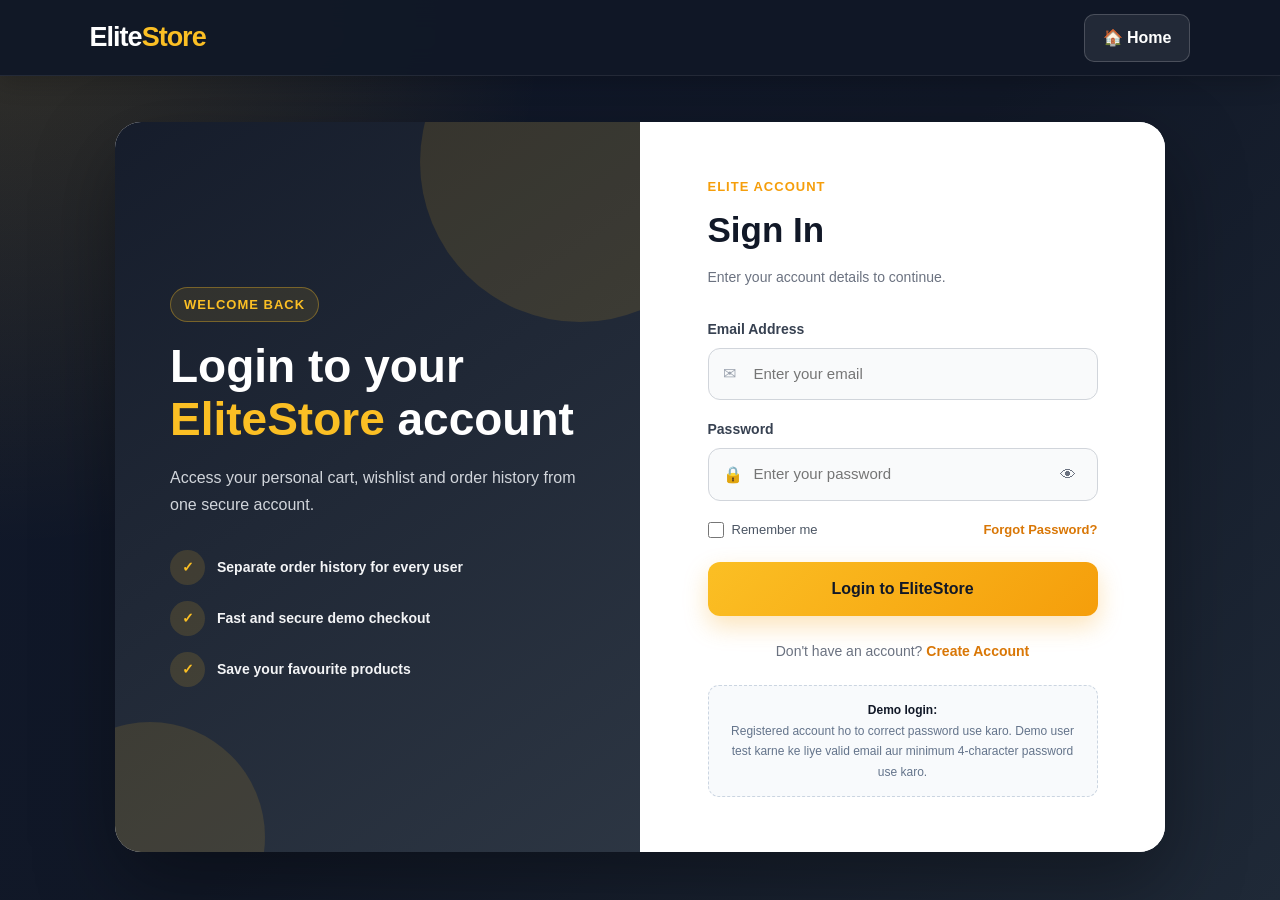
<file: login.html>
<!DOCTYPE html>
<html lang="en">

<head>
  <meta charset="UTF-8">

  <meta
    name="viewport"
    content="width=device-width, initial-scale=1.0"
  >

  <title>Login - EliteStore</title>

  <link rel="stylesheet" href="style.css">

  <style>
    * {
      margin: 0;
      padding: 0;
      box-sizing: border-box;
    }

    body {
      min-height: 100vh;
      background:
        radial-gradient(
          circle at top left,
          rgba(251, 191, 36, 0.15),
          transparent 35%
        ),
        linear-gradient(
          135deg,
          #0f172a,
          #111827,
          #1f2937
        );
      color: #111827;
      font-family: Arial, Helvetica, sans-serif;
    }

    button,
    input {
      font: inherit;
    }

    /* ===============================
       HEADER
    ================================ */

    .login-header {
      width: 100%;
      padding: 18px 7%;
      display: flex;
      align-items: center;
      justify-content: space-between;
      background: rgba(17, 24, 39, 0.9);
      border-bottom: 1px solid rgba(255, 255, 255, 0.08);
      backdrop-filter: blur(16px);
    }

    .login-logo {
      color: #ffffff;
      font-size: 27px;
      font-weight: 900;
      letter-spacing: -1px;
    }

    .login-logo span {
      color: #fbbf24;
    }

    .home-button {
      padding: 11px 18px;
      border: 1px solid rgba(255, 255, 255, 0.18);
      border-radius: 10px;
      background: rgba(255, 255, 255, 0.08);
      color: #ffffff;
      display: inline-flex;
      align-items: center;
      gap: 8px;
      text-decoration: none;
      font-weight: 700;
      transition: 0.3s;
    }

    .home-button:hover {
      border-color: #fbbf24;
      background: #fbbf24;
      color: #111827;
      transform: translateY(-2px);
    }

    /* ===============================
       LOGIN PAGE
    ================================ */

    .login-page {
      min-height: calc(100vh - 78px);
      padding: 45px 20px;
      display: flex;
      align-items: center;
      justify-content: center;
    }

    .login-container {
      width: 100%;
      max-width: 1050px;
      min-height: 600px;
      overflow: hidden;
      border-radius: 26px;
      background: #ffffff;
      display: grid;
      grid-template-columns: 1fr 1fr;
      box-shadow: 0 30px 80px rgba(0, 0, 0, 0.35);
    }

    /* ===============================
       LEFT BANNER
    ================================ */

    .login-banner {
      padding: 55px;
      position: relative;
      overflow: hidden;
      background:
        linear-gradient(
          145deg,
          rgba(17, 24, 39, 0.98),
          rgba(31, 41, 55, 0.94)
        );
      color: #ffffff;
      display: flex;
      flex-direction: column;
      justify-content: center;
    }

    .login-banner::before,
    .login-banner::after {
      content: "";
      position: absolute;
      border-radius: 50%;
      background: rgba(251, 191, 36, 0.12);
    }

    .login-banner::before {
      width: 320px;
      height: 320px;
      top: -120px;
      right: -100px;
    }

    .login-banner::after {
      width: 230px;
      height: 230px;
      bottom: -100px;
      left: -80px;
    }

    .banner-content {
      position: relative;
      z-index: 2;
    }

    .small-heading {
      margin-bottom: 18px;
      padding: 7px 13px;
      border: 1px solid rgba(251, 191, 36, 0.35);
      border-radius: 30px;
      background: rgba(251, 191, 36, 0.1);
      color: #fbbf24;
      display: inline-block;
      font-size: 13px;
      font-weight: 800;
      letter-spacing: 1px;
      text-transform: uppercase;
    }

    .login-banner h1 {
      max-width: 430px;
      margin-bottom: 18px;
      font-size: 46px;
      line-height: 1.15;
    }

    .login-banner h1 span {
      color: #fbbf24;
    }

    .login-banner p {
      max-width: 430px;
      color: #d1d5db;
      font-size: 16px;
      line-height: 1.7;
    }

    .login-benefits {
      margin-top: 32px;
      display: grid;
      gap: 16px;
    }

    .benefit-item {
      color: #f3f4f6;
      display: flex;
      align-items: center;
      gap: 12px;
      font-size: 14px;
      font-weight: 600;
    }

    .benefit-icon {
      width: 35px;
      height: 35px;
      flex-shrink: 0;
      border-radius: 50%;
      background: rgba(251, 191, 36, 0.14);
      color: #fbbf24;
      display: inline-flex;
      align-items: center;
      justify-content: center;
    }

    /* ===============================
       LOGIN FORM
    ================================ */

    .login-form-section {
      padding: 55px;
      background: #ffffff;
      display: flex;
      align-items: center;
      justify-content: center;
    }

    .login-form {
      width: 100%;
      max-width: 390px;
    }

    .form-heading {
      margin-bottom: 30px;
    }

    .form-heading p {
      margin-bottom: 8px;
      color: #f59e0b;
      font-size: 13px;
      font-weight: 800;
      letter-spacing: 1px;
      text-transform: uppercase;
    }

    .form-heading h2 {
      margin-bottom: 8px;
      color: #111827;
      font-size: 35px;
    }

    .form-heading span {
      color: #6b7280;
      font-size: 14px;
    }

    .input-group {
      margin-bottom: 19px;
    }

    .input-group label {
      display: block;
      margin-bottom: 8px;
      color: #374151;
      font-size: 14px;
      font-weight: 700;
    }

    .input-wrapper {
      position: relative;
    }

    .input-icon {
      position: absolute;
      top: 50%;
      left: 15px;
      color: #9ca3af;
      pointer-events: none;
      transform: translateY(-50%);
    }

    .input-wrapper input {
      width: 100%;
      padding: 14px 48px 14px 45px;
      border: 1px solid #d1d5db;
      border-radius: 12px;
      background: #f9fafb;
      color: #111827;
      font-size: 15px;
      outline: none;
      transition: 0.25s;
    }

    .input-wrapper input:focus {
      border-color: #f59e0b;
      background: #ffffff;
      box-shadow: 0 0 0 4px rgba(245, 158, 11, 0.12);
    }

    .input-group.invalid input {
      border-color: #dc2626;
      background: #fff7f7;
    }

    .error-message {
      display: none;
      margin-top: 7px;
      color: #dc2626;
      font-size: 12px;
      font-weight: 600;
    }

    .input-group.invalid .error-message {
      display: block;
    }

    .password-toggle {
      width: 34px;
      height: 34px;
      position: absolute;
      top: 50%;
      right: 13px;
      border: none;
      border-radius: 8px;
      background: transparent;
      color: #6b7280;
      cursor: pointer;
      transform: translateY(-50%);
    }

    .password-toggle:hover {
      background: #f3f4f6;
      color: #111827;
    }

    .login-options {
      margin: 5px 0 23px;
      display: flex;
      align-items: center;
      justify-content: space-between;
      gap: 12px;
    }

    .remember-box {
      color: #4b5563;
      display: flex;
      align-items: center;
      gap: 8px;
      font-size: 13px;
      cursor: pointer;
    }

    .remember-box input {
      width: 16px;
      height: 16px;
      accent-color: #f59e0b;
    }

    .forgot-password {
      border: none;
      background: transparent;
      color: #d97706;
      font-size: 13px;
      font-weight: 700;
      cursor: pointer;
    }

    .forgot-password:hover {
      text-decoration: underline;
    }

    .login-submit-button {
      width: 100%;
      padding: 15px;
      border: none;
      border-radius: 12px;
      background:
        linear-gradient(
          135deg,
          #fbbf24,
          #f59e0b
        );
      color: #111827;
      font-size: 16px;
      font-weight: 800;
      cursor: pointer;
      box-shadow: 0 10px 25px rgba(245, 158, 11, 0.28);
      transition: 0.3s;
    }

    .login-submit-button:hover:not(:disabled) {
      transform: translateY(-2px);
      box-shadow: 0 14px 30px rgba(245, 158, 11, 0.4);
    }

    .login-submit-button:disabled {
      opacity: 0.6;
      cursor: not-allowed;
    }

    .login-status {
      display: none;
      margin-top: 16px;
      padding: 12px;
      border-radius: 10px;
      font-size: 13px;
      font-weight: 700;
      text-align: center;
    }

    .login-status.error {
      display: block;
      border: 1px solid #fecaca;
      background: #fee2e2;
      color: #b91c1c;
    }

    .login-status.success {
      display: block;
      border: 1px solid #bbf7d0;
      background: #dcfce7;
      color: #166534;
    }

    .signup-text {
      margin-top: 25px;
      color: #6b7280;
      font-size: 14px;
      text-align: center;
    }

    .signup-text a {
      color: #d97706;
      font-weight: 800;
      text-decoration: none;
    }

    .signup-text a:hover {
      text-decoration: underline;
    }

    .demo-login-box {
      margin-top: 23px;
      padding: 14px;
      border: 1px dashed #cbd5e1;
      border-radius: 11px;
      background: #f8fafc;
      color: #64748b;
      font-size: 12px;
      line-height: 1.7;
      text-align: center;
    }

    .demo-login-box strong {
      color: #111827;
    }

    /* ===============================
       RESPONSIVE
    ================================ */

    @media (max-width: 850px) {
      .login-container {
        max-width: 560px;
        grid-template-columns: 1fr;
      }

      .login-banner {
        display: none;
      }

      .login-form-section {
        padding: 45px 30px;
      }
    }

    @media (max-width: 500px) {
      .login-header {
        padding: 15px 4%;
      }

      .login-logo {
        font-size: 23px;
      }

      .home-button {
        padding: 9px 13px;
        font-size: 13px;
      }

      .login-page {
        padding: 25px 14px;
      }

      .login-container {
        min-height: auto;
        border-radius: 20px;
      }

      .login-form-section {
        padding: 35px 22px;
      }

      .form-heading h2 {
        font-size: 29px;
      }

      .login-options {
        align-items: flex-start;
        flex-direction: column;
      }
    }
  </style>
</head>

<body>

  <!-- ================= HEADER ================= -->

  <header class="login-header">

    <div class="login-logo">
      Elite<span>Store</span>
    </div>

    <a href="index.html" class="home-button">
      🏠 Home
    </a>

  </header>

  <!-- ================= LOGIN PAGE ================= -->

  <main class="login-page">

    <section class="login-container">

      <!-- Left Banner -->

      <div class="login-banner">

        <div class="banner-content">

          <span class="small-heading">
            Welcome Back
          </span>

          <h1>
            Login to your
            <span>EliteStore</span>
            account
          </h1>

          <p>
            Access your personal cart, wishlist and order history from
            one secure account.
          </p>

          <div class="login-benefits">

            <div class="benefit-item">
              <span class="benefit-icon">✓</span>
              Separate order history for every user
            </div>

            <div class="benefit-item">
              <span class="benefit-icon">✓</span>
              Fast and secure demo checkout
            </div>

            <div class="benefit-item">
              <span class="benefit-icon">✓</span>
              Save your favourite products
            </div>

          </div>

        </div>

      </div>

      <!-- Login Form -->

      <div class="login-form-section">

        <form
          class="login-form"
          id="loginForm"
          novalidate
        >

          <div class="form-heading">
            <p>Elite Account</p>
            <h2>Sign In</h2>
            <span>Enter your account details to continue.</span>
          </div>

          <!-- Email -->

          <div
            class="input-group"
            id="emailGroup"
          >

            <label for="email">
              Email Address
            </label>

            <div class="input-wrapper">

              <span class="input-icon">
                ✉
              </span>

              <input
                type="email"
                id="email"
                placeholder="Enter your email"
                autocomplete="email"
              >

            </div>

            <span class="error-message">
              Please enter a valid email address.
            </span>

          </div>

          <!-- Password -->

          <div
            class="input-group"
            id="passwordGroup"
          >

            <label for="password">
              Password
            </label>

            <div class="input-wrapper">

              <span class="input-icon">
                🔒
              </span>

              <input
                type="password"
                id="password"
                placeholder="Enter your password"
                autocomplete="current-password"
              >

              <button
                type="button"
                class="password-toggle"
                id="passwordToggle"
                aria-label="Show password"
              >
                👁
              </button>

            </div>

            <span class="error-message">
              Password must contain at least 4 characters.
            </span>

          </div>

          <!-- Options -->

          <div class="login-options">

            <label class="remember-box">
              <input
                type="checkbox"
                id="rememberMe"
              >
              Remember me
            </label>

            <button
              type="button"
              class="forgot-password"
              id="forgotPasswordButton"
            >
              Forgot Password?
            </button>

          </div>

          <button
            type="submit"
            class="login-submit-button"
            id="loginButton"
          >
            Login to EliteStore
          </button>

          <div
            class="login-status"
            id="loginStatus"
          ></div>

          <p class="signup-text">
            Don't have an account?
            <a href="signup.html">
              Create Account
            </a>
          </p>

          <div class="demo-login-box">
            <strong>Demo login:</strong><br>
            Registered account ho to correct password use karo. Demo user
            test karne ke liye valid email aur minimum 4-character password use karo.
          </div>

        </form>

      </div>

    </section>

  </main>

  <script>
    "use strict";

    /* ===============================
       STORAGE KEYS
    ================================ */

    const LOGIN_USER_KEY =
      "user";

    const ELITE_USER_KEY =
      "eliteUser";

    const ELITE_USER_ACCOUNT_KEY =
      "eliteUserAccount";

    const LOGIN_STATUS_KEY =
      "isLoggedIn";

    const ACTIVE_USER_ID_KEY =
      "activeUserId";

    const REGISTERED_USER_KEY =
      "registeredUser";

    const REGISTERED_USERS_KEY =
      "registeredUsers";

    const REMEMBERED_EMAIL_KEY =
      "rememberedEmail";

    const LOGIN_REDIRECT_KEY =
      "eliteLoginRedirect";


    /* ===============================
       ELEMENTS
    ================================ */

    const loginForm =
      document.getElementById(
        "loginForm"
      );

    const emailInput =
      document.getElementById(
        "email"
      );

    const passwordInput =
      document.getElementById(
        "password"
      );

    const rememberInput =
      document.getElementById(
        "rememberMe"
      );

    const loginButton =
      document.getElementById(
        "loginButton"
      );

    const loginStatus =
      document.getElementById(
        "loginStatus"
      );

    const passwordToggle =
      document.getElementById(
        "passwordToggle"
      );

    const forgotPasswordButton =
      document.getElementById(
        "forgotPasswordButton"
      );


    /* ===============================
       COMMON FUNCTIONS
    ================================ */

    function normalizeEmail(email) {
      return String(email || "")
        .trim()
        .toLowerCase();
    }

    function createUserStorageId(email) {
      return encodeURIComponent(
        normalizeEmail(email)
      );
    }

    function createUserId(email) {
      return (
        `elite_${createUserStorageId(email)}`
      );
    }

    function showFieldError(
      groupId,
      showError
    ) {
      const group =
        document.getElementById(
          groupId
        );

      if (group) {
        group.classList.toggle(
          "invalid",
          Boolean(showError)
        );
      }
    }

    function showLoginStatus(
      message,
      type
    ) {
      loginStatus.textContent =
        message;

      loginStatus.className =
        `login-status ${type}`;
    }

    function clearLoginStatus() {
      loginStatus.textContent = "";

      loginStatus.className =
        "login-status";
    }


    /* ===============================
       FORM VALIDATION
    ================================ */

    function validateLoginForm() {
      const email =
        normalizeEmail(
          emailInput.value
        );

      const password =
        passwordInput.value;

      const emailValid =
        /^[^\s@]+@[^\s@]+\.[^\s@]+$/
          .test(email);

      const passwordValid =
        password.length >= 4;

      showFieldError(
        "emailGroup",
        !emailValid
      );

      showFieldError(
        "passwordGroup",
        !passwordValid
      );

      return (
        emailValid &&
        passwordValid
      );
    }


    /* ===============================
       REGISTERED USERS
    ================================ */

    function readRegisteredUsers() {
      const users = [];

      try {
        const savedUsers =
          JSON.parse(
            localStorage.getItem(
              REGISTERED_USERS_KEY
            )
          );

        if (
          Array.isArray(savedUsers)
        ) {
          savedUsers.forEach(user => {
            if (
              user &&
              typeof user === "object" &&
              user.email
            ) {
              users.push(user);
            }
          });
        }
      } catch (error) {
        console.error(
          "Unable to read registered users:",
          error
        );
      }

      /*
        Old signup.html support.
      */

      try {
        const oldUser =
          JSON.parse(
            localStorage.getItem(
              REGISTERED_USER_KEY
            )
          );

        if (
          oldUser &&
          typeof oldUser === "object" &&
          oldUser.email
        ) {
          users.push(oldUser);
        }
      } catch (error) {
        console.error(
          "Unable to read registered user:",
          error
        );
      }

      const uniqueUsers =
        new Map();

      users.forEach(user => {
        uniqueUsers.set(
          normalizeEmail(user.email),
          user
        );
      });

      return Array.from(
        uniqueUsers.values()
      );
    }

    function findRegisteredUser(email) {
      const normalizedEmail =
        normalizeEmail(email);

      return (
        readRegisteredUsers()
          .find(user => {
            return (
              normalizeEmail(
                user.email
              ) === normalizedEmail
            );
          }) || null
      );
    }


    /* ===============================
       SAVE LOGGED-IN USER
    ================================ */

    function saveLoggedInUser(
      userData,
      enteredEmail
    ) {
      const email =
        normalizeEmail(
          userData.email ||
          enteredEmail
        );

      const storageId =
        createUserStorageId(email);

      const userId =
        userData.userId ||
        userData.id ||
        createUserId(email);

      const displayName =
        userData.name ||
        userData.fullName ||
        email.split("@")[0] ||
        "Elite User";

      const loggedInUser = {
        id: userId,
        userId: userId,
        user_id: userId,

        storageId: storageId,

        name: displayName,
        fullName: displayName,

        email: email,
        userEmail: email,
        accountEmail: email,

        userKey: `id:${userId}`,

        isLoggedIn: true,
        loginTime:
          new Date().toISOString()
      };

      const serializedUser =
        JSON.stringify(
          loggedInUser
        );

      localStorage.setItem(
        LOGIN_USER_KEY,
        serializedUser
      );

      localStorage.setItem(
        ELITE_USER_KEY,
        serializedUser
      );

      localStorage.setItem(
        ELITE_USER_ACCOUNT_KEY,
        serializedUser
      );

      localStorage.setItem(
        LOGIN_STATUS_KEY,
        "true"
      );

      localStorage.setItem(
        ACTIVE_USER_ID_KEY,
        storageId
      );

      if (
        rememberInput.checked
      ) {
        localStorage.setItem(
          REMEMBERED_EMAIL_KEY,
          email
        );
      } else {
        localStorage.removeItem(
          REMEMBERED_EMAIL_KEY
        );
      }

      return loggedInUser;
    }


    /* ===============================
       LOGIN REDIRECT
    ================================ */

    function getSafeRedirectPage() {
      const savedRedirect =
        String(
          localStorage.getItem(
            LOGIN_REDIRECT_KEY
          ) || ""
        ).trim();

      if (!savedRedirect) {
        return "index.html";
      }

      const safeLocalPagePattern =
        /^[a-zA-Z0-9_-]+\.html(?:\?[a-zA-Z0-9_%=&.-]*)?$/;

      return safeLocalPagePattern.test(
        savedRedirect
      )
        ? savedRedirect
        : "index.html";
    }

    function redirectAfterLogin() {
      const redirectPage =
        getSafeRedirectPage();

      localStorage.removeItem(
        LOGIN_REDIRECT_KEY
      );

      window.location.replace(
        redirectPage
      );
    }


    /* ===============================
       LOGIN
    ================================ */

    function loginUser(event) {
      event.preventDefault();

      clearLoginStatus();

      if (!validateLoginForm()) {
        showLoginStatus(
          "Please check your email and password.",
          "error"
        );

        return;
      }

      const email =
        normalizeEmail(
          emailInput.value
        );

      const password =
        passwordInput.value;

      const registeredUser =
        findRegisteredUser(email);

      /*
        Registered account mila to password verify hoga.
        Account nahi mila to demo login allow hoga.
      */

      if (registeredUser) {
        const savedPassword =
          String(
            registeredUser.password ||
            ""
          );

        if (
          savedPassword &&
          password !== savedPassword
        ) {
          showLoginStatus(
            "Incorrect email or password.",
            "error"
          );

          return;
        }
      }

      loginButton.disabled = true;

      loginButton.textContent =
        "Logging In...";

      const userData =
        registeredUser || {
          name:
            email.split("@")[0],

          email: email
        };

      const loggedInUser =
        saveLoggedInUser(
          userData,
          email
        );

      const redirectPage =
        getSafeRedirectPage();

      const destinationName =
        redirectPage === "checkout.html"
          ? "checkout"
          : redirectPage === "my_orders.html"
            ? "your orders"
            : "EliteStore";

      showLoginStatus(
        `Welcome ${loggedInUser.name}! Opening ${destinationName}...`,
        "success"
      );

      window.setTimeout(
        redirectAfterLogin,
        500
      );
    }


    /* ===============================
       FORGOT PASSWORD
    ================================ */

    function forgotPassword() {
      const email =
        normalizeEmail(
          emailInput.value
        );

      const emailValid =
        /^[^\s@]+@[^\s@]+\.[^\s@]+$/
          .test(email);

      if (!emailValid) {
        showFieldError(
          "emailGroup",
          true
        );

        showLoginStatus(
          "Enter a valid registered email address first.",
          "error"
        );

        emailInput.focus();
        return;
      }

      const registeredUser =
        findRegisteredUser(email);

      if (!registeredUser) {
        showLoginStatus(
          "No registered account was found with this email.",
          "error"
        );

        return;
      }

      alert(
        "This is a frontend demo. Password reset requires a backend and email service."
      );
    }


    /* ===============================
       PASSWORD VISIBILITY
    ================================ */

    function togglePasswordVisibility() {
      const passwordVisible =
        passwordInput.type === "text";

      passwordInput.type =
        passwordVisible
          ? "password"
          : "text";

      passwordToggle.textContent =
        passwordVisible
          ? "👁"
          : "🙈";

      passwordToggle.setAttribute(
        "aria-label",
        passwordVisible
          ? "Show password"
          : "Hide password"
      );
    }


    /* ===============================
       REMEMBER EMAIL
    ================================ */

    function loadRememberedEmail() {
      const rememberedEmail =
        localStorage.getItem(
          REMEMBERED_EMAIL_KEY
        );

      if (rememberedEmail) {
        emailInput.value =
          rememberedEmail;

        rememberInput.checked =
          true;
      }
    }


    /* ===============================
       EVENTS
    ================================ */

    emailInput.addEventListener(
      "input",
      () => {
        showFieldError(
          "emailGroup",
          false
        );

        clearLoginStatus();
      }
    );

    passwordInput.addEventListener(
      "input",
      () => {
        showFieldError(
          "passwordGroup",
          false
        );

        clearLoginStatus();
      }
    );

    passwordToggle.addEventListener(
      "click",
      togglePasswordVisibility
    );

    forgotPasswordButton.addEventListener(
      "click",
      forgotPassword
    );

    loginForm.addEventListener(
      "submit",
      loginUser
    );

    loadRememberedEmail();
  </script>

</body>

</html>
</file>
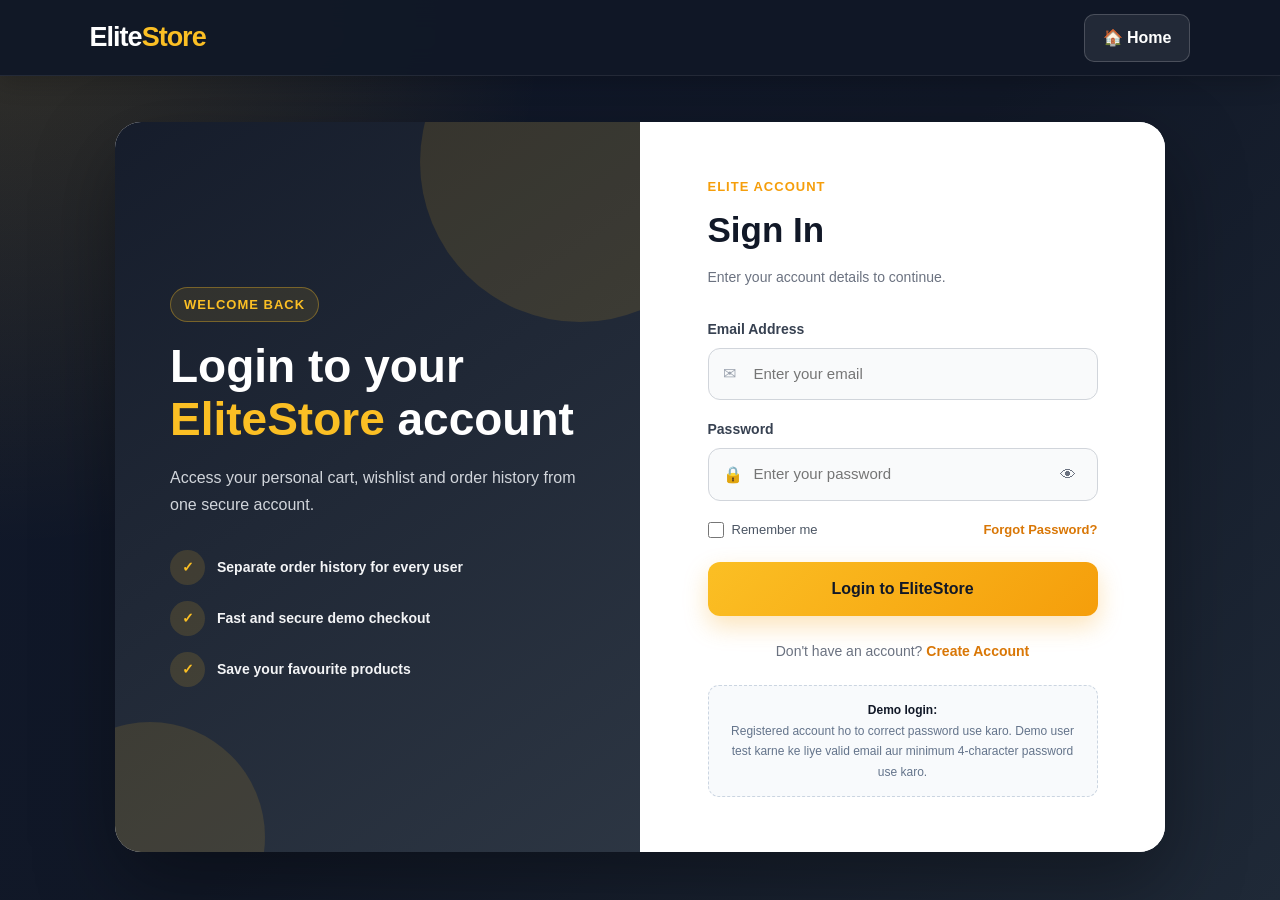
<file: my_orders.html>
<!DOCTYPE html>
<html lang="en">

<head>
  <meta charset="UTF-8">
  <meta name="viewport" content="width=device-width, initial-scale=1.0">

  <title>My Orders - EliteStore</title>

  <link rel="stylesheet" href="style.css">

  <style>
    /* ==================================================
       MY ORDERS PAGE
    ================================================== */

    .orders-page {
      min-height: calc(100vh - 75px);
      padding: 45px 7%;
      background: #f4f6f8;
    }

    .orders-container {
      max-width: 1200px;
      margin: auto;
    }

    .orders-heading {
      margin-bottom: 30px;
      display: flex;
      align-items: center;
      justify-content: space-between;
      gap: 20px;
    }

    .orders-heading h1 {
      margin-bottom: 7px;
      color: #111827;
      font-size: 36px;
    }

    .orders-heading p {
      color: #6b7280;
      font-size: 15px;
    }

    .continue-shopping-btn {
      flex-shrink: 0;
      padding: 12px 20px;
      border-radius: 10px;
      background: #111827;
      color: #ffffff;
      text-decoration: none;
      font-size: 14px;
      font-weight: 800;
      transition: 0.25s;
    }

    .continue-shopping-btn:hover {
      background: #fbbf24;
      color: #111827;
      transform: translateY(-2px);
    }

    /* ==================================================
       ORDERS SUMMARY
    ================================================== */

    .orders-stats {
      margin-bottom: 28px;
      display: grid;
      grid-template-columns: repeat(3, minmax(0, 1fr));
      gap: 18px;
    }

    .orders-stat-card {
      padding: 22px;
      border: 1px solid #e5e7eb;
      border-radius: 16px;
      background: #ffffff;
      box-shadow: 0 8px 25px rgba(17, 24, 39, 0.07);
    }

    .orders-stat-card span {
      display: block;
      margin-bottom: 8px;
      color: #6b7280;
      font-size: 13px;
      font-weight: 700;
    }

    .orders-stat-card strong {
      color: #111827;
      font-size: 26px;
    }

    /* ==================================================
       ORDER CARD
    ================================================== */

    .orders-list {
      display: grid;
      gap: 24px;
    }

    .order-card {
      overflow: hidden;
      border: 1px solid #e5e7eb;
      border-radius: 20px;
      background: #ffffff;
      box-shadow: 0 10px 32px rgba(17, 24, 39, 0.08);
    }

    .order-card-header {
      padding: 20px 23px;
      border-bottom: 1px solid #e5e7eb;
      background: #f8fafc;
      display: flex;
      align-items: center;
      justify-content: space-between;
      gap: 20px;
    }

    .order-id-area span {
      display: block;
      margin-bottom: 5px;
      color: #6b7280;
      font-size: 12px;
      font-weight: 700;
      text-transform: uppercase;
    }

    .order-id-area strong {
      color: #111827;
      font-size: 17px;
    }

    .order-header-right {
      display: flex;
      align-items: center;
      gap: 14px;
      flex-wrap: wrap;
    }

    .order-date {
      color: #6b7280;
      font-size: 13px;
      font-weight: 600;
    }

    .order-status {
      padding: 7px 13px;
      border-radius: 30px;
      font-size: 12px;
      font-weight: 900;
    }

    .status-placed,
    .status-processing {
      background: #fef3c7;
      color: #92400e;
    }

    .status-shipped {
      background: #dbeafe;
      color: #1d4ed8;
    }

    .status-delivered {
      background: #dcfce7;
      color: #15803d;
    }

    .status-cancelled {
      background: #fee2e2;
      color: #dc2626;
    }

    /* ==================================================
       ORDER ITEMS
    ================================================== */

    .order-items {
      padding: 5px 23px;
    }

    .order-product {
      padding: 18px 0;
      border-bottom: 1px solid #e5e7eb;
      display: grid;
      grid-template-columns: 90px minmax(0, 1fr) auto;
      align-items: center;
      gap: 17px;
    }

    .order-product:last-child {
      border-bottom: none;
    }

    .order-product-image {
      width: 90px;
      height: 90px;
      overflow: hidden;
      border: 1px solid #e5e7eb;
      border-radius: 13px;
      background: #f8fafc;
    }

    .order-product-image img {
      width: 100%;
      height: 100%;
      padding: 6px;
      object-fit: contain;
    }

    .order-product-details {
      min-width: 0;
    }

    .order-product-details h3 {
      margin-bottom: 7px;
      color: #111827;
      font-size: 17px;
      line-height: 1.4;
    }

    .order-product-details p {
      margin-top: 4px;
      color: #6b7280;
      font-size: 13px;
    }

    .order-product-price {
      color: #111827;
      text-align: right;
      font-size: 16px;
      font-weight: 900;
      white-space: nowrap;
    }

    /* ==================================================
       ORDER FOOTER
    ================================================== */

    .order-card-footer {
      padding: 20px 23px;
      border-top: 1px solid #e5e7eb;
      background: #f8fafc;
      display: grid;
      grid-template-columns: minmax(0, 1fr) auto;
      align-items: center;
      gap: 20px;
    }

    .order-information {
      display: flex;
      gap: 30px;
      flex-wrap: wrap;
    }

    .order-information-item span {
      display: block;
      margin-bottom: 5px;
      color: #6b7280;
      font-size: 12px;
      font-weight: 700;
    }

    .order-information-item strong {
      color: #111827;
      font-size: 14px;
    }

    .order-total {
      text-align: right;
    }

    .order-total span {
      display: block;
      margin-bottom: 5px;
      color: #6b7280;
      font-size: 12px;
      font-weight: 700;
    }

    .order-total strong {
      color: #16a34a;
      font-size: 23px;
    }


    .track-order-button {
      display: inline-flex;
      align-items: center;
      justify-content: center;
      margin-top: 12px;
      padding: 10px 17px;
      border-radius: 9px;
      background: #111827;
      color: #ffffff;
      text-decoration: none;
      font-size: 13px;
      font-weight: 800;
      transition: 0.25s;
    }

    .track-order-button:hover {
      background: #fbbf24;
      color: #111827;
      transform: translateY(-2px);
    }

    /* ==================================================
       EMPTY ORDERS
    ================================================== */

    .empty-orders {
      padding: 75px 25px;
      border-radius: 20px;
      background: #ffffff;
      text-align: center;
      box-shadow: 0 10px 35px rgba(17, 24, 39, 0.08);
    }

    .empty-orders-icon {
      margin-bottom: 18px;
      font-size: 75px;
    }

    .empty-orders h2 {
      margin-bottom: 10px;
      color: #111827;
      font-size: 29px;
    }

    .empty-orders p {
      max-width: 500px;
      margin: 0 auto 25px;
      color: #6b7280;
      line-height: 1.6;
    }

    .empty-orders a {
      display: inline-block;
      padding: 13px 24px;
      border-radius: 10px;
      background: linear-gradient(135deg, #fbbf24, #f59e0b);
      color: #111827;
      text-decoration: none;
      font-weight: 900;
      transition: 0.25s;
    }

    .empty-orders a:hover {
      transform: translateY(-2px);
      box-shadow: 0 10px 25px rgba(245, 158, 11, 0.3);
    }

    /* ==================================================
       RESPONSIVE
    ================================================== */

    @media (max-width: 800px) {
      .orders-heading {
        align-items: flex-start;
        flex-direction: column;
      }

      .orders-stats {
        grid-template-columns: 1fr;
      }

      .order-card-header {
        align-items: flex-start;
        flex-direction: column;
      }

      .order-card-footer {
        grid-template-columns: 1fr;
      }

      .order-total {
        padding-top: 15px;
        border-top: 1px solid #e5e7eb;
        text-align: left;
      }
    }

    @media (max-width: 600px) {
      .orders-page {
        padding: 30px 4%;
      }

      .orders-heading h1 {
        font-size: 29px;
      }

      .order-card-header,
      .order-items,
      .order-card-footer {
        padding-left: 17px;
        padding-right: 17px;
      }

      .order-product {
        grid-template-columns: 75px minmax(0, 1fr);
      }

      .order-product-image {
        width: 75px;
        height: 75px;
      }

      .order-product-price {
        grid-column: 2;
        text-align: left;
      }

      .order-information {
        flex-direction: column;
        gap: 15px;
      }
    }
  </style>
</head>

<body>

  <!-- ================= HEADER ================= -->

  <header>
    <div
      class="logo"
      onclick="window.location.href='index.html'"
      role="button"
      tabindex="0"
    >
      Elite<span>Store</span>
    </div>

    <nav>
      <button
        type="button"
        onclick="window.location.href='index.html'"
      >
        🏠 Home
      </button>

      <button
        type="button"
        onclick="window.location.href='cart.html'"
      >
        🛒 Cart
      </button>
    </nav>
  </header>

  <!-- ================= MY ORDERS ================= -->

  <main class="orders-page">

    <div class="orders-container">

      <div class="orders-heading">

        <div>
          <h1>My Orders</h1>

          <p>
            View your complete EliteStore order history.
          </p>
        </div>

        <a href="index.html" class="continue-shopping-btn">
          ← Continue Shopping
        </a>

      </div>

      <section class="orders-stats" id="ordersStats">

        <div class="orders-stat-card">
          <span>Total Orders</span>
          <strong id="totalOrdersCount">0</strong>
        </div>

        <div class="orders-stat-card">
          <span>Total Products</span>
          <strong id="totalProductsCount">0</strong>
        </div>

        <div class="orders-stat-card">
          <span>Total Amount</span>
          <strong>
            ₹<span id="totalOrdersAmount">0</span>
          </strong>
        </div>

      </section>

      <section class="orders-list" id="ordersList"></section>

    </div>

  </main>

  <script>
    "use strict";

    /* ==================================================
       STORAGE KEYS
    ================================================== */

    const ORDERS_STORAGE_KEY = "orders";
    const LOGIN_REDIRECT_STORAGE_KEY = "eliteLoginRedirect";

    const USER_STORAGE_KEYS = [
      "user",
      "eliteUser",
      "eliteUserAccount"
    ];

    const FALLBACK_IMAGE =
      "./Website-images/no-image.png";


    /* ==================================================
       STORAGE HELPERS
    ================================================== */

    function readStorageObject(key) {
      try {
        const value = JSON.parse(
          localStorage.getItem(key)
        );

        return (
          value &&
          typeof value === "object" &&
          !Array.isArray(value)
        )
          ? value
          : null;
      } catch (error) {
        console.error(
          `Unable to read ${key}:`,
          error
        );

        return null;
      }
    }

    function readStorageArray(key) {
      try {
        const value = JSON.parse(
          localStorage.getItem(key)
        );

        return Array.isArray(value)
          ? value
          : [];
      } catch (error) {
        console.error(
          `Unable to read ${key}:`,
          error
        );

        return [];
      }
    }


    /* ==================================================
       LOGGED-IN USER
    ================================================== */

    function getLoggedInUser() {
      for (
        const storageKey of
        USER_STORAGE_KEYS
      ) {
        const user =
          readStorageObject(
            storageKey
          );

        if (user) {
          return user;
        }
      }

      return null;
    }

    function normalizeEmail(value) {
      return String(value || "")
        .trim()
        .toLowerCase();
    }

    function getUserId(user) {
      if (!user) {
        return "";
      }

      return String(
        user.id ??
        user.userId ??
        user.user_id ??
        ""
      ).trim();
    }

    function getUserEmail(user) {
      if (!user) {
        return "";
      }

      return normalizeEmail(
        user.email ??
        user.userEmail ??
        user.accountEmail ??
        ""
      );
    }

    function getUserKey(user) {
      if (!user) {
        return "";
      }

      const userId =
        getUserId(user);

      if (userId) {
        return `id:${userId}`;
      }

      const userEmail =
        getUserEmail(user);

      if (userEmail) {
        return `email:${userEmail}`;
      }

      return "";
    }

    function isUserLoggedIn() {
      const user =
        getLoggedInUser();

      return Boolean(
        user &&
        getUserKey(user)
      );
    }

    function redirectToLogin() {
      localStorage.setItem(
        LOGIN_REDIRECT_STORAGE_KEY,
        "my_orders.html"
      );

      alert(
        "Please login first to view your orders."
      );

      window.location.replace(
        "login.html"
      );
    }


    /* ==================================================
       USER-WISE ORDER FILTER
    ================================================== */

    function getOrderUserId(order) {
      return String(
        order?.userId ??
        order?.user_id ??
        order?.user?.id ??
        ""
      ).trim();
    }

    function getOrderUserEmail(order) {
      return normalizeEmail(
        order?.userEmail ??
        order?.accountEmail ??
        order?.user?.email ??
        order?.customer?.email ??
        order?.email ??
        ""
      );
    }

    function getOrderUserKey(order) {
      const savedKey =
        String(
          order?.userKey ??
          order?.user?.key ??
          ""
        ).trim();

      if (savedKey) {
        return savedKey;
      }

      const savedUserId =
        getOrderUserId(order);

      if (savedUserId) {
        return `id:${savedUserId}`;
      }

      const savedEmail =
        getOrderUserEmail(order);

      if (savedEmail) {
        return `email:${savedEmail}`;
      }

      return "";
    }

    function orderBelongsToUser(
      order,
      user
    ) {
      if (
        !order ||
        !user
      ) {
        return false;
      }

      const currentUserKey =
        getUserKey(user);

      const currentUserId =
        getUserId(user);

      const currentUserEmail =
        getUserEmail(user);

      const orderUserKey =
        getOrderUserKey(order);

      if (
        orderUserKey &&
        currentUserKey &&
        orderUserKey ===
          currentUserKey
      ) {
        return true;
      }

      const orderUserId =
        getOrderUserId(order);

      if (
        orderUserId &&
        currentUserId &&
        orderUserId ===
          currentUserId
      ) {
        return true;
      }

      const orderUserEmail =
        getOrderUserEmail(order);

      return Boolean(
        orderUserEmail &&
        currentUserEmail &&
        orderUserEmail ===
          currentUserEmail
      );
    }

    function loadCurrentUserOrders() {
      const currentUser =
        getLoggedInUser();

      if (!currentUser) {
        return [];
      }

      const allOrders =
        readStorageArray(
          ORDERS_STORAGE_KEY
        );

      return allOrders
        .filter(order =>
          orderBelongsToUser(
            order,
            currentUser
          )
        )
        .sort(
          (
            firstOrder,
            secondOrder
          ) => {
            const firstDate =
              new Date(
                firstOrder.orderDate ??
                firstOrder.createdAt ??
                firstOrder.date ??
                0
              ).getTime();

            const secondDate =
              new Date(
                secondOrder.orderDate ??
                secondOrder.createdAt ??
                secondOrder.date ??
                0
              ).getTime();

            return (
              secondDate -
              firstDate
            );
          }
        );
    }


    /* ==================================================
       COMMON HELPERS
    ================================================== */

    function formatPrice(value) {
      return Number(value || 0)
        .toLocaleString(
          "en-IN",
          {
            minimumFractionDigits: 0,
            maximumFractionDigits: 2
          }
        );
    }

    function escapeHtml(value) {
      return String(value ?? "")
        .replaceAll("&", "&amp;")
        .replaceAll("<", "&lt;")
        .replaceAll(">", "&gt;")
        .replaceAll('"', "&quot;")
        .replaceAll("'", "&#039;");
    }

    function formatOrderDate(
      dateValue
    ) {
      if (!dateValue) {
        return "Date unavailable";
      }

      const orderDate =
        new Date(dateValue);

      if (
        Number.isNaN(
          orderDate.getTime()
        )
      ) {
        return escapeHtml(
          dateValue
        );
      }

      return orderDate
        .toLocaleString(
          "en-IN",
          {
            day: "2-digit",
            month: "short",
            year: "numeric",
            hour: "2-digit",
            minute: "2-digit"
          }
        );
    }

    function getOrderItems(order) {
      if (
        Array.isArray(
          order?.items
        )
      ) {
        return order.items;
      }

      if (
        Array.isArray(
          order?.products
        )
      ) {
        return order.products;
      }

      return [];
    }

    function getOrderStatusClass(
      status
    ) {
      const normalizedStatus =
        String(status || "")
          .trim()
          .toLowerCase();

      if (
        normalizedStatus.includes(
          "cancel"
        )
      ) {
        return "status-cancelled";
      }

      if (
        normalizedStatus.includes(
          "out for delivery"
        ) ||
        normalizedStatus.includes(
          "ship"
        )
      ) {
        return "status-shipped";
      }

      if (
        normalizedStatus.includes(
          "deliver"
        )
      ) {
        return "status-delivered";
      }

      if (
        normalizedStatus.includes(
          "process"
        ) ||
        normalizedStatus.includes(
          "confirm"
        )
      ) {
        return "status-processing";
      }

      return "status-placed";
    }

    function calculateOrderTotal(
      order
    ) {
      const savedTotal =
        Number(
          order?.total ??
          order?.grandTotal ??
          order?.totalAmount
        );

      if (
        Number.isFinite(
          savedTotal
        ) &&
        savedTotal >= 0
      ) {
        return savedTotal;
      }

      return getOrderItems(order)
        .reduce(
          (
            total,
            item
          ) => {
            const price =
              Math.max(
                0,
                Number(item?.price) ||
                0
              );

            const quantity =
              Math.max(
                1,
                Number(
                  item?.qty ??
                  item?.quantity
                ) || 1
              );

            return (
              total +
              price * quantity
            );
          },
          0
        );
    }

    function getOrderProductCount(
      order
    ) {
      return getOrderItems(order)
        .reduce(
          (
            total,
            item
          ) => {
            const quantity =
              Math.max(
                1,
                Number(
                  item?.qty ??
                  item?.quantity
                ) || 1
              );

            return (
              total +
              quantity
            );
          },
          0
        );
    }


    /* ==================================================
       ORDER PRODUCT
    ================================================== */

    function createOrderProduct(
      item
    ) {
      const productName =
        escapeHtml(
          item?.name ||
          item?.productName ||
          "Product"
        );

      const productImage =
        escapeHtml(
          item?.image ||
          FALLBACK_IMAGE
        );

      const productCategory =
        escapeHtml(
          item?.category ||
          "Product"
        );

      const productPrice =
        Math.max(
          0,
          Number(item?.price) ||
          0
        );

      const productQuantity =
        Math.max(
          1,
          Number(
            item?.qty ??
            item?.quantity
          ) || 1
        );

      const productTotal =
        Number(
          item?.itemTotal
        ) ||
        productPrice *
        productQuantity;

      return `
        <article class="order-product">

          <div class="order-product-image">

            <img
              src="${productImage}"
              alt="${productName}"
              onerror="
                this.onerror = null;
                this.src = '${FALLBACK_IMAGE}';
              "
            >

          </div>

          <div class="order-product-details">

            <h3>
              ${productName}
            </h3>

            <p>
              Category:
              ${productCategory}
            </p>

            <p>
              Quantity:
              ${productQuantity}
            </p>

            <p>
              Price:
              ₹${formatPrice(
                productPrice
              )}
            </p>

          </div>

          <div class="order-product-price">
            ₹${formatPrice(
              productTotal
            )}
          </div>

        </article>
      `;
    }


    /* ==================================================
       ORDER CARD
    ================================================== */

    function createOrderCard(
      order,
      index
    ) {
      const rawOrderId =
        String(
          order?.orderId ??
          order?.order_id ??
          order?.id ??
          `ELITE-ORDER-${index + 1}`
        );

      const orderId =
        escapeHtml(
          rawOrderId
        );

      const trackingUrl =
        `track_order.html?order=${encodeURIComponent(
          rawOrderId
        )}`;

      const orderDate =
        formatOrderDate(
          order?.orderDate ??
          order?.createdAt ??
          order?.date
        );

      const paymentMethod =
        escapeHtml(
          order?.paymentMethod ??
          order?.payment ??
          "Cash on Delivery"
        );

      const status =
        escapeHtml(
          order?.status ??
          order?.orderStatus ??
          "Order Placed"
        );

      const statusClass =
        getOrderStatusClass(
          status
        );

      const orderItems =
        getOrderItems(order);

      const total =
        calculateOrderTotal(
          order
        );

      const customerName =
        escapeHtml(
          order?.customer?.fullName ??
          order?.customer?.name ??
          order?.customerName ??
          order?.fullName ??
          "Customer"
        );

      const deliveryAddress =
        escapeHtml(
          order?.deliveryAddress ??
          (
            order?.address
              ? `${order.address}${
                  order?.city
                    ? `, ${order.city}`
                    : ""
                }${
                  order?.pincode
                    ? ` - ${order.pincode}`
                    : ""
                }`
              : order?.customer?.address ??
                "Address unavailable"
          )
        );

      const productCount =
        getOrderProductCount(
          order
        );

      return `
        <article class="order-card">

          <div class="order-card-header">

            <div class="order-id-area">

              <span>
                Order ID
              </span>

              <strong>
                ${orderId}
              </strong>

            </div>

            <div class="order-header-right">

              <span class="order-date">
                ${orderDate}
              </span>

              <span class="order-status ${statusClass}">
                ${status}
              </span>

            </div>

          </div>

          <div class="order-items">

            ${
              orderItems.length > 0
                ? orderItems
                    .map(
                      createOrderProduct
                    )
                    .join("")
                : `
                  <div style="
                    padding: 30px 0;
                    color: #6b7280;
                    text-align: center;
                  ">
                    Product information is unavailable.
                  </div>
                `
            }

          </div>

          <div class="order-card-footer">

            <div class="order-information">

              <div class="order-information-item">

                <span>
                  Customer
                </span>

                <strong>
                  ${customerName}
                </strong>

              </div>

              <div class="order-information-item">

                <span>
                  Payment Method
                </span>

                <strong>
                  ${paymentMethod}
                </strong>

              </div>

              <div class="order-information-item">

                <span>
                  Products
                </span>

                <strong>
                  ${productCount} item(s)
                </strong>

              </div>

              <div class="order-information-item">

                <span>
                  Delivery Address
                </span>

                <strong>
                  ${deliveryAddress}
                </strong>

              </div>

            </div>

            <div class="order-total">

              <span>
                Total Amount
              </span>

              <strong>
                ₹${formatPrice(total)}
              </strong>

              <a
                href="${trackingUrl}"
                class="track-order-button"
              >
                🚚 Track Order
              </a>

            </div>

          </div>

        </article>
      `;
    }


    /* ==================================================
       ORDER STATISTICS
    ================================================== */

    function updateOrdersStats(
      orders
    ) {
      const totalOrders =
        orders.length;

      const totalProducts =
        orders.reduce(
          (
            total,
            order
          ) => {
            return (
              total +
              getOrderProductCount(
                order
              )
            );
          },
          0
        );

      const totalAmount =
        orders.reduce(
          (
            total,
            order
          ) => {
            return (
              total +
              calculateOrderTotal(
                order
              )
            );
          },
          0
        );

      const totalOrdersCount =
        document.getElementById(
          "totalOrdersCount"
        );

      const totalProductsCount =
        document.getElementById(
          "totalProductsCount"
        );

      const totalOrdersAmount =
        document.getElementById(
          "totalOrdersAmount"
        );

      if (totalOrdersCount) {
        totalOrdersCount.textContent =
          totalOrders;
      }

      if (totalProductsCount) {
        totalProductsCount.textContent =
          totalProducts;
      }

      if (totalOrdersAmount) {
        totalOrdersAmount.textContent =
          formatPrice(totalAmount);
      }
    }


    /* ==================================================
       EMPTY ORDERS
    ================================================== */

    function showEmptyOrders(
      ordersList,
      ordersStats
    ) {
      if (ordersStats) {
        ordersStats.style.display =
          "none";
      }

      if (!ordersList) {
        return;
      }

      ordersList.innerHTML = `
        <div class="empty-orders">

          <div class="empty-orders-icon">
            📦
          </div>

          <h2>
            No orders found
          </h2>

          <p>
            This account has not placed any
            EliteStore orders yet. Start shopping
            and your orders will appear here.
          </p>

          <a href="index.html">
            Start Shopping
          </a>

        </div>
      `;
    }


    /* ==================================================
       DISPLAY CURRENT USER ORDERS
    ================================================== */

    function displayOrders() {
      if (!isUserLoggedIn()) {
        redirectToLogin();
        return;
      }

      const currentUser =
        getLoggedInUser();

      const ordersList =
        document.getElementById(
          "ordersList"
        );

      const ordersStats =
        document.getElementById(
          "ordersStats"
        );

      const headingDescription =
        document.querySelector(
          ".orders-heading p"
        );

      if (
        headingDescription &&
        currentUser
      ) {
        const accountName =
          currentUser.name ??
          currentUser.fullName ??
          getUserEmail(currentUser) ??
          "your account";

        headingDescription.textContent =
          `Showing order history for ${accountName}.`;
      }

      const orders =
        loadCurrentUserOrders();

      if (
        orders.length === 0
      ) {
        showEmptyOrders(
          ordersList,
          ordersStats
        );

        return;
      }

      if (ordersStats) {
        ordersStats.style.display =
          "grid";
      }

      updateOrdersStats(
        orders
      );

      if (ordersList) {
        ordersList.innerHTML =
          orders
            .map(
              createOrderCard
            )
            .join("");
      }
    }


    /* ==================================================
       INITIALIZATION
    ================================================== */

    document.addEventListener(
      "DOMContentLoaded",
      displayOrders
    );

    window.addEventListener(
      "storage",
      event => {
        if (
          event.key ===
            ORDERS_STORAGE_KEY ||
          USER_STORAGE_KEYS.includes(
            event.key
          ) ||
          event.key === null
        ) {
          displayOrders();
        }
      }
    );
  </script>

</body>

</html>
</file>
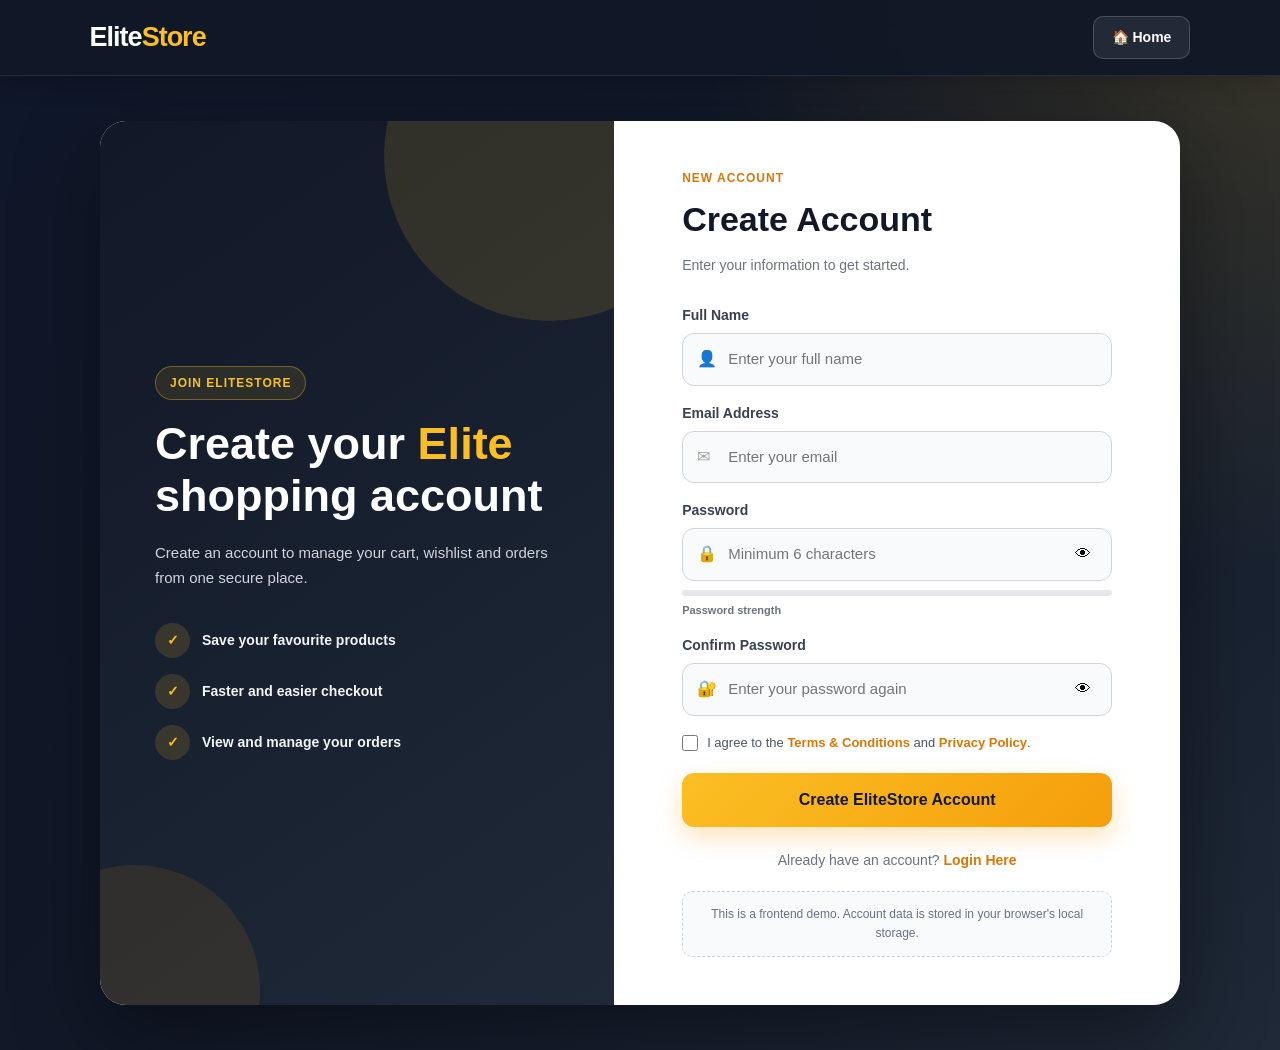
<file: signup.html>
<!DOCTYPE html>
<html lang="en">

<head>
  <meta charset="UTF-8">

  <meta
    name="viewport"
    content="width=device-width, initial-scale=1.0"
  >

  <title>Create Account - EliteStore</title>

  <link rel="stylesheet" href="style.css">

  <style>
    * {
      margin: 0;
      padding: 0;
      box-sizing: border-box;
      font-family: Arial, sans-serif;
    }

    body {
      min-height: 100vh;
      background:
        radial-gradient(
          circle at top right,
          rgba(251, 191, 36, 0.16),
          transparent 35%
        ),
        linear-gradient(135deg, #0f172a, #111827, #1f2937);
    }

    /* ================= HEADER ================= */

    .signup-header {
      width: 100%;
      padding: 18px 7%;
      display: flex;
      align-items: center;
      justify-content: space-between;
      background: rgba(17, 24, 39, 0.92);
      border-bottom: 1px solid rgba(255, 255, 255, 0.08);
      backdrop-filter: blur(15px);
    }

    .signup-logo {
      color: white;
      font-size: 27px;
      font-weight: 800;
      letter-spacing: -1px;
    }

    .signup-logo span {
      color: #fbbf24;
    }

    .home-link {
      padding: 10px 18px;
      border: 1px solid rgba(255, 255, 255, 0.18);
      border-radius: 10px;
      background: rgba(255, 255, 255, 0.08);
      color: white;
      text-decoration: none;
      font-size: 14px;
      font-weight: 700;
      transition: 0.3s;
    }

    .home-link:hover {
      background: #fbbf24;
      border-color: #fbbf24;
      color: #111827;
      transform: translateY(-2px);
    }

    /* ================= PAGE ================= */

    .signup-page {
      min-height: calc(100vh - 78px);
      padding: 45px 20px;
      display: flex;
      align-items: center;
      justify-content: center;
    }

    .signup-container {
      width: 100%;
      max-width: 1080px;
      min-height: 650px;
      display: grid;
      grid-template-columns: 1fr 1.1fr;
      overflow: hidden;
      border-radius: 26px;
      background: white;
      box-shadow: 0 30px 85px rgba(0, 0, 0, 0.38);
    }

    /* ================= LEFT BANNER ================= */

    .signup-banner {
      position: relative;
      overflow: hidden;
      padding: 55px;
      display: flex;
      align-items: center;
      color: white;
      background: linear-gradient(145deg, #111827, #1f2937);
    }

    .signup-banner::before {
      content: "";
      width: 330px;
      height: 330px;
      position: absolute;
      top: -130px;
      right: -100px;
      border-radius: 50%;
      background: rgba(251, 191, 36, 0.13);
    }

    .signup-banner::after {
      content: "";
      width: 250px;
      height: 250px;
      position: absolute;
      bottom: -110px;
      left: -90px;
      border-radius: 50%;
      background: rgba(245, 158, 11, 0.1);
    }

    .banner-content {
      position: relative;
      z-index: 2;
    }

    .banner-label {
      display: inline-block;
      margin-bottom: 18px;
      padding: 7px 14px;
      border: 1px solid rgba(251, 191, 36, 0.35);
      border-radius: 30px;
      background: rgba(251, 191, 36, 0.1);
      color: #fbbf24;
      font-size: 12px;
      font-weight: 800;
      text-transform: uppercase;
      letter-spacing: 1px;
    }

    .signup-banner h1 {
      margin-bottom: 18px;
      font-size: 45px;
      line-height: 1.15;
    }

    .signup-banner h1 span {
      color: #fbbf24;
    }

    .signup-banner p {
      color: #d1d5db;
      font-size: 15px;
      line-height: 1.7;
    }

    .signup-benefits {
      margin-top: 32px;
      display: grid;
      gap: 16px;
    }

    .benefit {
      display: flex;
      align-items: center;
      gap: 12px;
      color: #f3f4f6;
      font-size: 14px;
      font-weight: 600;
    }

    .benefit-icon {
      width: 35px;
      height: 35px;
      border-radius: 50%;
      background: rgba(251, 191, 36, 0.14);
      color: #fbbf24;
      display: flex;
      align-items: center;
      justify-content: center;
      flex-shrink: 0;
    }

    /* ================= FORM ================= */

    .signup-form-section {
      padding: 48px 55px;
      display: flex;
      align-items: center;
      justify-content: center;
    }

    .signup-form {
      width: 100%;
      max-width: 430px;
    }

    .form-heading {
      margin-bottom: 28px;
    }

    .form-heading p {
      margin-bottom: 7px;
      color: #d97706;
      font-size: 12px;
      font-weight: 800;
      text-transform: uppercase;
      letter-spacing: 1px;
    }

    .form-heading h2 {
      margin-bottom: 8px;
      color: #111827;
      font-size: 34px;
    }

    .form-heading span {
      color: #6b7280;
      font-size: 14px;
    }

    .input-group {
      margin-bottom: 17px;
    }

    .input-group label {
      display: block;
      margin-bottom: 7px;
      color: #374151;
      font-size: 14px;
      font-weight: 700;
    }

    .input-wrapper {
      position: relative;
    }

    .input-icon {
      position: absolute;
      top: 50%;
      left: 15px;
      transform: translateY(-50%);
      color: #9ca3af;
      pointer-events: none;
    }

    .input-wrapper input {
      width: 100%;
      padding: 14px 48px 14px 45px;
      border: 1px solid #d1d5db;
      border-radius: 12px;
      background: #f9fafb;
      color: #111827;
      font-size: 15px;
      outline: none;
      transition: 0.25s;
    }

    .input-wrapper input:focus {
      border-color: #f59e0b;
      background: white;
      box-shadow: 0 0 0 4px rgba(245, 158, 11, 0.12);
    }

    .input-group.invalid input {
      border-color: #dc2626;
      background: #fff7f7;
    }

    .error-message {
      display: none;
      margin-top: 6px;
      color: #dc2626;
      font-size: 12px;
      font-weight: 600;
    }

    .input-group.invalid .error-message {
      display: block;
    }

    .password-toggle {
      width: 34px;
      height: 34px;
      position: absolute;
      top: 50%;
      right: 12px;
      transform: translateY(-50%);
      border: none;
      border-radius: 8px;
      background: transparent;
      cursor: pointer;
      font-size: 16px;
    }

    .password-toggle:hover {
      background: #f3f4f6;
    }

    /* ================= PASSWORD STRENGTH ================= */

    .strength-box {
      margin-top: 9px;
    }

    .strength-track {
      width: 100%;
      height: 6px;
      overflow: hidden;
      border-radius: 20px;
      background: #e5e7eb;
    }

    .strength-bar {
      width: 0;
      height: 100%;
      border-radius: 20px;
      transition: 0.3s;
    }

    .strength-text {
      margin-top: 6px;
      color: #6b7280;
      font-size: 11px;
      font-weight: 700;
    }

    .terms-group {
      margin: 5px 0 21px;
    }

    .terms-label {
      display: flex;
      align-items: flex-start;
      gap: 9px;
      color: #4b5563;
      font-size: 13px;
      line-height: 1.5;
      cursor: pointer;
    }

    .terms-label input {
      width: 16px;
      height: 16px;
      margin-top: 2px;
      accent-color: #f59e0b;
      cursor: pointer;
      flex-shrink: 0;
    }

    .terms-label a {
      color: #d97706;
      font-weight: 700;
      text-decoration: none;
    }

    .terms-error {
      display: none;
      margin-top: 6px;
      color: #dc2626;
      font-size: 12px;
      font-weight: 600;
    }

    .terms-group.invalid .terms-error {
      display: block;
    }

    .signup-button {
      width: 100%;
      padding: 15px;
      border: none;
      border-radius: 12px;
      background: linear-gradient(135deg, #fbbf24, #f59e0b);
      color: #111827;
      font-size: 16px;
      font-weight: 800;
      cursor: pointer;
      box-shadow: 0 10px 25px rgba(245, 158, 11, 0.28);
      transition: 0.3s;
    }

    .signup-button:hover:not(:disabled) {
      transform: translateY(-2px);
      box-shadow: 0 14px 32px rgba(245, 158, 11, 0.4);
    }

    .signup-button:disabled {
      opacity: 0.6;
      cursor: not-allowed;
    }

    .signup-status {
      display: none;
      margin-top: 15px;
      padding: 12px;
      border-radius: 10px;
      text-align: center;
      font-size: 13px;
      font-weight: 700;
    }

    .signup-status.error {
      display: block;
      background: #fee2e2;
      border: 1px solid #fecaca;
      color: #b91c1c;
    }

    .signup-status.success {
      display: block;
      background: #dcfce7;
      border: 1px solid #bbf7d0;
      color: #166534;
    }

    .login-text {
      margin-top: 23px;
      color: #6b7280;
      text-align: center;
      font-size: 14px;
    }

    .login-text a {
      color: #d97706;
      font-weight: 800;
      text-decoration: none;
    }

    .login-text a:hover {
      text-decoration: underline;
    }

    .demo-note {
      margin-top: 20px;
      padding: 13px;
      border: 1px dashed #cbd5e1;
      border-radius: 10px;
      background: #f8fafc;
      color: #64748b;
      font-size: 12px;
      line-height: 1.6;
      text-align: center;
    }

    @media (max-width: 900px) {
      .signup-container {
        max-width: 580px;
        grid-template-columns: 1fr;
      }

      .signup-banner {
        display: none;
      }

      .signup-form-section {
        padding: 45px 32px;
      }
    }

    @media (max-width: 500px) {
      .signup-header {
        padding: 15px 4%;
      }

      .signup-logo {
        font-size: 23px;
      }

      .home-link {
        padding: 9px 13px;
        font-size: 13px;
      }

      .signup-page {
        padding: 25px 13px;
      }

      .signup-container {
        min-height: auto;
        border-radius: 20px;
      }

      .signup-form-section {
        padding: 35px 22px;
      }

      .form-heading h2 {
        font-size: 28px;
      }
    }
  </style>
</head>

<body>

  <header class="signup-header">

    <div class="signup-logo">
      Elite<span>Store</span>
    </div>

    <a href="index.html" class="home-link">
      🏠 Home
    </a>

  </header>

  <main class="signup-page">

    <section class="signup-container">

      <!-- Left banner -->

      <div class="signup-banner">

        <div class="banner-content">

          <span class="banner-label">
            Join EliteStore
          </span>

          <h1>
            Create your
            <span>Elite</span>
            shopping account
          </h1>

          <p>
            Create an account to manage your cart, wishlist and orders from
            one secure place.
          </p>

          <div class="signup-benefits">

            <div class="benefit">
              <span class="benefit-icon">✓</span>
              Save your favourite products
            </div>

            <div class="benefit">
              <span class="benefit-icon">✓</span>
              Faster and easier checkout
            </div>

            <div class="benefit">
              <span class="benefit-icon">✓</span>
              View and manage your orders
            </div>

          </div>

        </div>

      </div>

      <!-- Signup form -->

      <div class="signup-form-section">

        <form
          class="signup-form"
          id="signupForm"
          novalidate
        >

          <div class="form-heading">
            <p>New Account</p>
            <h2>Create Account</h2>
            <span>Enter your information to get started.</span>
          </div>

          <!-- Full name -->

          <div class="input-group" id="nameGroup">

            <label for="signupName">
              Full Name
            </label>

            <div class="input-wrapper">

              <span class="input-icon">👤</span>

              <input
                type="text"
                id="signupName"
                placeholder="Enter your full name"
                autocomplete="name"
              >

            </div>

            <span class="error-message">
              Full name must contain at least 3 characters.
            </span>

          </div>

          <!-- Email -->

          <div class="input-group" id="emailGroup">

            <label for="signupEmail">
              Email Address
            </label>

            <div class="input-wrapper">

              <span class="input-icon">✉</span>

              <input
                type="email"
                id="signupEmail"
                placeholder="Enter your email"
                autocomplete="email"
              >

            </div>

            <span class="error-message">
              Please enter a valid email address.
            </span>

          </div>

          <!-- Password -->

          <div class="input-group" id="passwordGroup">

            <label for="signupPassword">
              Password
            </label>

            <div class="input-wrapper">

              <span class="input-icon">🔒</span>

              <input
                type="password"
                id="signupPassword"
                placeholder="Minimum 6 characters"
                autocomplete="new-password"
              >

              <button
                type="button"
                class="password-toggle"
                onclick="togglePassword('signupPassword', this)"
                aria-label="Show password"
              >
                👁
              </button>

            </div>

            <div class="strength-box">

              <div class="strength-track">
                <div
                  class="strength-bar"
                  id="strengthBar"
                ></div>
              </div>

              <div
                class="strength-text"
                id="strengthText"
              >
                Password strength
              </div>

            </div>

            <span class="error-message">
              Use at least 6 characters with a letter and number.
            </span>

          </div>

          <!-- Confirm password -->

          <div class="input-group" id="confirmPasswordGroup">

            <label for="confirmPassword">
              Confirm Password
            </label>

            <div class="input-wrapper">

              <span class="input-icon">🔐</span>

              <input
                type="password"
                id="confirmPassword"
                placeholder="Enter your password again"
                autocomplete="new-password"
              >

              <button
                type="button"
                class="password-toggle"
                onclick="togglePassword('confirmPassword', this)"
                aria-label="Show password"
              >
                👁
              </button>

            </div>

            <span class="error-message">
              Both passwords must be the same.
            </span>

          </div>

          <!-- Terms -->

          <div class="terms-group" id="termsGroup">

            <label class="terms-label">

              <input type="checkbox" id="acceptTerms">

              <span>
                I agree to the
                <a href="#" onclick="return false;">Terms & Conditions</a>
                and
                <a href="#" onclick="return false;">Privacy Policy</a>.
              </span>

            </label>

            <span class="terms-error">
              Please accept the terms and conditions.
            </span>

          </div>

          <button
            type="submit"
            class="signup-button"
            id="signupButton"
          >
            Create EliteStore Account
          </button>

          <div
            class="signup-status"
            id="signupStatus"
          ></div>

          <p class="login-text">
            Already have an account?
            <a href="login.html">Login Here</a>
          </p>

          <div class="demo-note">
            This is a frontend demo. Account data is stored in your browser's
            local storage.
          </div>

        </form>

      </div>

    </section>

  </main>

  <script>
    "use strict";

    /* ===============================
       STORAGE KEYS
    ================================ */

    const REGISTERED_USER_KEY =
      "registeredUser";

    const REGISTERED_USERS_KEY =
      "registeredUsers";

    const LOGIN_USER_KEY =
      "user";

    const ELITE_USER_KEY =
      "eliteUser";

    const ELITE_USER_ACCOUNT_KEY =
      "eliteUserAccount";

    const LOGIN_STATUS_KEY =
      "isLoggedIn";

    const ACTIVE_USER_ID_KEY =
      "activeUserId";

    const REMEMBERED_EMAIL_KEY =
      "rememberedEmail";

    const LOGIN_REDIRECT_KEY =
      "eliteLoginRedirect";


    /* ===============================
       ELEMENTS
    ================================ */

    const signupForm =
      document.getElementById(
        "signupForm"
      );

    const nameInput =
      document.getElementById(
        "signupName"
      );

    const emailInput =
      document.getElementById(
        "signupEmail"
      );

    const passwordInput =
      document.getElementById(
        "signupPassword"
      );

    const confirmPasswordInput =
      document.getElementById(
        "confirmPassword"
      );

    const termsInput =
      document.getElementById(
        "acceptTerms"
      );

    const signupButton =
      document.getElementById(
        "signupButton"
      );

    const signupStatus =
      document.getElementById(
        "signupStatus"
      );

    const strengthBar =
      document.getElementById(
        "strengthBar"
      );

    const strengthText =
      document.getElementById(
        "strengthText"
      );


    /* ===============================
       COMMON FUNCTIONS
    ================================ */

    function normalizeEmail(value) {
      return String(value || "")
        .trim()
        .toLowerCase();
    }

    function createUserStorageId(email) {
      return encodeURIComponent(
        normalizeEmail(email)
      );
    }

    function createUserId(email) {
      return (
        `elite_${createUserStorageId(email)}`
      );
    }

    function readStorageObject(key) {
      try {
        const value =
          JSON.parse(
            localStorage.getItem(key)
          );

        return (
          value &&
          typeof value === "object" &&
          !Array.isArray(value)
        )
          ? value
          : null;
      } catch (error) {
        console.error(
          `Unable to read ${key}:`,
          error
        );

        return null;
      }
    }

    function readStorageArray(key) {
      try {
        const value =
          JSON.parse(
            localStorage.getItem(key)
          );

        return Array.isArray(value)
          ? value
          : [];
      } catch (error) {
        console.error(
          `Unable to read ${key}:`,
          error
        );

        return [];
      }
    }

    function setFieldError(
      groupId,
      hasError
    ) {
      const group =
        document.getElementById(
          groupId
        );

      if (group) {
        group.classList.toggle(
          "invalid",
          Boolean(hasError)
        );
      }
    }

    function showSignupStatus(
      message,
      type
    ) {
      if (!signupStatus) {
        return;
      }

      signupStatus.textContent =
        message;

      signupStatus.className =
        `signup-status ${type}`;
    }

    function clearSignupStatus() {
      if (!signupStatus) {
        return;
      }

      signupStatus.textContent = "";
      signupStatus.className =
        "signup-status";
    }

    function setSignupButtonLoading(
      loading
    ) {
      if (!signupButton) {
        return;
      }

      signupButton.disabled =
        Boolean(loading);

      signupButton.textContent =
        loading
          ? "Creating Account..."
          : "Create EliteStore Account";
    }


    /* ===============================
       PASSWORD VISIBILITY
    ================================ */

    function togglePassword(
      inputId,
      button
    ) {
      const input =
        document.getElementById(
          inputId
        );

      if (
        !input ||
        !button
      ) {
        return;
      }

      const passwordVisible =
        input.type === "text";

      input.type =
        passwordVisible
          ? "password"
          : "text";

      button.textContent =
        passwordVisible
          ? "👁"
          : "🙈";

      button.setAttribute(
        "aria-label",
        passwordVisible
          ? "Show password"
          : "Hide password"
      );
    }


    /* ===============================
       PASSWORD STRENGTH
    ================================ */

    function updatePasswordStrength() {
      if (
        !passwordInput ||
        !strengthBar ||
        !strengthText
      ) {
        return;
      }

      const password =
        passwordInput.value;

      let strength = 0;

      if (password.length >= 6) {
        strength++;
      }

      if (password.length >= 10) {
        strength++;
      }

      if (/[A-Z]/.test(password)) {
        strength++;
      }

      if (/[a-z]/.test(password)) {
        strength++;
      }

      if (/\d/.test(password)) {
        strength++;
      }

      if (/[^A-Za-z0-9]/.test(password)) {
        strength++;
      }

      if (password.length === 0) {
        strengthBar.style.width =
          "0";

        strengthBar.style.background =
          "transparent";

        strengthText.textContent =
          "Password strength";

        return;
      }

      if (strength <= 2) {
        strengthBar.style.width =
          "33%";

        strengthBar.style.background =
          "#ef4444";

        strengthText.textContent =
          "Weak password";
      } else if (strength <= 4) {
        strengthBar.style.width =
          "66%";

        strengthBar.style.background =
          "#f59e0b";

        strengthText.textContent =
          "Medium password";
      } else {
        strengthBar.style.width =
          "100%";

        strengthBar.style.background =
          "#16a34a";

        strengthText.textContent =
          "Strong password";
      }
    }


    /* ===============================
       VALIDATION
    ================================ */

    function validateSignupForm() {
      const fullName =
        String(
          nameInput?.value || ""
        ).trim();

      const email =
        normalizeEmail(
          emailInput?.value
        );

      const password =
        String(
          passwordInput?.value || ""
        );

      const confirmPassword =
        String(
          confirmPasswordInput?.value ||
          ""
        );

      const nameValid =
        fullName.length >= 3;

      const emailValid =
        /^[^\s@]+@[^\s@]+\.[^\s@]+$/
          .test(email);

      const passwordValid =
        password.length >= 6 &&
        /[A-Za-z]/.test(password) &&
        /\d/.test(password);

      const confirmPasswordValid =
        confirmPassword !== "" &&
        password ===
          confirmPassword;

      const termsValid =
        Boolean(
          termsInput?.checked
        );

      setFieldError(
        "nameGroup",
        !nameValid
      );

      setFieldError(
        "emailGroup",
        !emailValid
      );

      setFieldError(
        "passwordGroup",
        !passwordValid
      );

      setFieldError(
        "confirmPasswordGroup",
        !confirmPasswordValid
      );

      const termsGroup =
        document.getElementById(
          "termsGroup"
        );

      if (termsGroup) {
        termsGroup.classList.toggle(
          "invalid",
          !termsValid
        );
      }

      return (
        nameValid &&
        emailValid &&
        passwordValid &&
        confirmPasswordValid &&
        termsValid
      );
    }


    /* ===============================
       REGISTERED USERS
    ================================ */

    function readRegisteredUsers() {
      const users = [];

      const savedUsers =
        readStorageArray(
          REGISTERED_USERS_KEY
        );

      savedUsers.forEach(user => {
        if (
          user &&
          typeof user === "object" &&
          user.email
        ) {
          users.push(user);
        }
      });

      /*
        Old signup.html support.
      */

      const oldUser =
        readStorageObject(
          REGISTERED_USER_KEY
        );

      if (oldUser?.email) {
        users.push(oldUser);
      }

      const uniqueUsers =
        new Map();

      users.forEach(user => {
        const email =
          normalizeEmail(
            user.email
          );

        if (email) {
          uniqueUsers.set(
            email,
            user
          );
        }
      });

      return Array.from(
        uniqueUsers.values()
      );
    }

    function findRegisteredUser(email) {
      const normalizedEmail =
        normalizeEmail(email);

      return (
        readRegisteredUsers()
          .find(user => {
            return (
              normalizeEmail(
                user.email
              ) === normalizedEmail
            );
          }) || null
      );
    }

    function saveRegisteredUser(
      newUser
    ) {
      const users =
        readRegisteredUsers();

      const filteredUsers =
        users.filter(user => {
          return (
            normalizeEmail(
              user.email
            ) !==
            normalizeEmail(
              newUser.email
            )
          );
        });

      filteredUsers.push(
        newUser
      );

      localStorage.setItem(
        REGISTERED_USERS_KEY,
        JSON.stringify(
          filteredUsers
        )
      );

      /*
        Keep the latest account in the old key
        for backward compatibility.
      */

      localStorage.setItem(
        REGISTERED_USER_KEY,
        JSON.stringify(
          newUser
        )
      );
    }


    /* ===============================
       LOGOUT OLD SESSION
    ================================ */

    function clearActiveLoginSession() {
      localStorage.removeItem(
        LOGIN_USER_KEY
      );

      localStorage.removeItem(
        ELITE_USER_KEY
      );

      localStorage.removeItem(
        ELITE_USER_ACCOUNT_KEY
      );

      localStorage.removeItem(
        ACTIVE_USER_ID_KEY
      );

      localStorage.setItem(
        LOGIN_STATUS_KEY,
        "false"
      );
    }


    /* ===============================
       SIGNUP
    ================================ */

    function signupUser(event) {
      event.preventDefault();

      clearSignupStatus();

      if (!validateSignupForm()) {
        showSignupStatus(
          "Please check all highlighted fields.",
          "error"
        );

        return;
      }

      const fullName =
        nameInput.value.trim();

      const email =
        normalizeEmail(
          emailInput.value
        );

      const password =
        passwordInput.value;

      const existingUser =
        findRegisteredUser(email);

      if (existingUser) {
        setFieldError(
          "emailGroup",
          true
        );

        showSignupStatus(
          "An account with this email already exists. Please login instead.",
          "error"
        );

        emailInput.focus();
        return;
      }

      setSignupButtonLoading(
        true
      );

      try {
        const userId =
          createUserId(email);

        const storageId =
          createUserStorageId(
            email
          );

        const createdAt =
          new Date().toISOString();

        const newUser = {
          id: userId,
          userId: userId,
          user_id: userId,

          storageId: storageId,

          name: fullName,
          fullName: fullName,

          email: email,
          userEmail: email,
          accountEmail: email,

          userKey: `id:${userId}`,

          password: password,

          createdAt: createdAt,
          updatedAt: createdAt
        };

        saveRegisteredUser(
          newUser
        );

        clearActiveLoginSession();

        localStorage.setItem(
          REMEMBERED_EMAIL_KEY,
          email
        );

        /*
          After signup, login should open normally.
          Any previous checkout/orders redirect is removed.
        */

        localStorage.removeItem(
          LOGIN_REDIRECT_KEY
        );

        showSignupStatus(
          "Account created successfully! Opening login page...",
          "success"
        );

        signupForm.reset();
        updatePasswordStrength();

        window.setTimeout(() => {
          window.location.replace(
            "login.html"
          );
        }, 700);
      } catch (error) {
        console.error(
          "Unable to create account:",
          error
        );

        setSignupButtonLoading(
          false
        );

        showSignupStatus(
          "Account could not be created. Please try again.",
          "error"
        );
      }
    }


    /* ===============================
       EVENTS
    ================================ */

    nameInput?.addEventListener(
      "input",
      () => {
        setFieldError(
          "nameGroup",
          false
        );

        clearSignupStatus();
      }
    );

    emailInput?.addEventListener(
      "input",
      () => {
        emailInput.value =
          emailInput.value
            .replace(/\s/g, "");

        setFieldError(
          "emailGroup",
          false
        );

        clearSignupStatus();
      }
    );

    passwordInput?.addEventListener(
      "input",
      () => {
        setFieldError(
          "passwordGroup",
          false
        );

        updatePasswordStrength();
        clearSignupStatus();

        if (
          confirmPasswordInput?.value !==
          ""
        ) {
          setFieldError(
            "confirmPasswordGroup",
            passwordInput.value !==
              confirmPasswordInput.value
          );
        }
      }
    );

    confirmPasswordInput
      ?.addEventListener(
        "input",
        () => {
          setFieldError(
            "confirmPasswordGroup",
            passwordInput.value !==
              confirmPasswordInput.value
          );

          clearSignupStatus();
        }
      );

    termsInput?.addEventListener(
      "change",
      () => {
        const termsGroup =
          document.getElementById(
            "termsGroup"
          );

        termsGroup?.classList.remove(
          "invalid"
        );

        clearSignupStatus();
      }
    );

    signupForm?.addEventListener(
      "submit",
      signupUser
    );


    /* ===============================
       INITIALIZATION
    ================================ */

    function initializeSignupPage() {
      updatePasswordStrength();
    }

    document.addEventListener(
      "DOMContentLoaded",
      initializeSignupPage
    );
  </script>

</body>

</html>
</file>
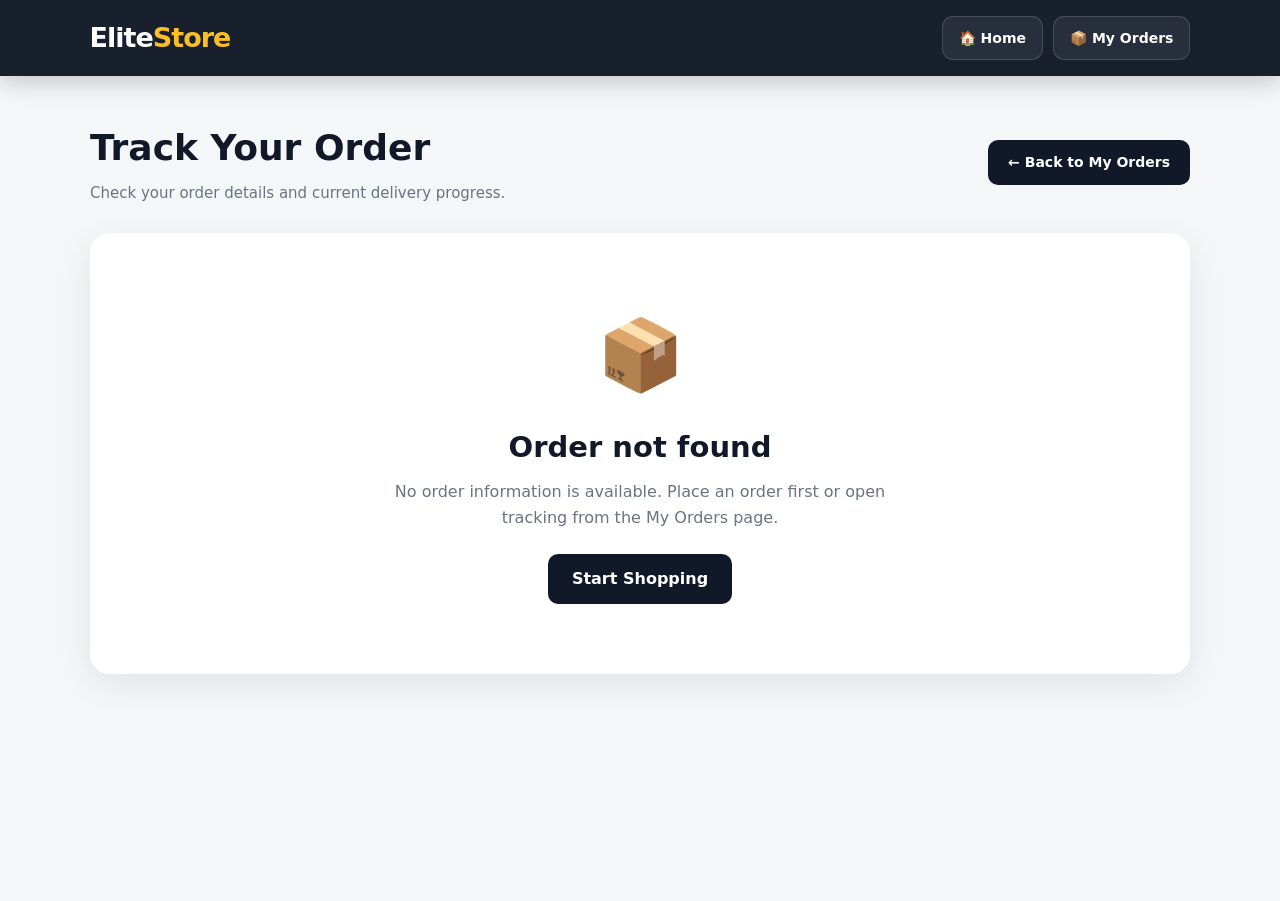
<file: track_order.html>
<!DOCTYPE html>
<html lang="en">

<head>
  <meta charset="UTF-8">
  <meta name="viewport" content="width=device-width, initial-scale=1.0">

  <title>Track Order - EliteStore</title>

  <link rel="stylesheet" href="style.css">

  <style>
    .tracking-page {
      min-height: calc(100vh - 75px);
      padding: 45px 7%;
      background: #f4f6f8;
    }

    .tracking-container {
      max-width: 1100px;
      margin: auto;
    }

    .tracking-heading {
      margin-bottom: 28px;
      display: flex;
      align-items: center;
      justify-content: space-between;
      gap: 20px;
    }

    .tracking-heading h1 {
      margin-bottom: 7px;
      color: #111827;
      font-size: 36px;
    }

    .tracking-heading p {
      color: #6b7280;
      font-size: 15px;
    }

    .back-orders-button {
      padding: 12px 20px;
      border-radius: 10px;
      background: #111827;
      color: #ffffff;
      text-decoration: none;
      font-size: 14px;
      font-weight: 800;
      transition: 0.25s;
      white-space: nowrap;
    }

    .back-orders-button:hover {
      background: #fbbf24;
      color: #111827;
      transform: translateY(-2px);
    }

    .tracking-card {
      padding: 28px;
      border: 1px solid #e5e7eb;
      border-radius: 20px;
      background: #ffffff;
      box-shadow: 0 10px 35px rgba(17, 24, 39, 0.08);
    }

    .tracking-top {
      padding-bottom: 22px;
      border-bottom: 1px solid #e5e7eb;
      display: flex;
      justify-content: space-between;
      gap: 20px;
      flex-wrap: wrap;
    }

    .tracking-info span {
      display: block;
      margin-bottom: 5px;
      color: #6b7280;
      font-size: 12px;
      font-weight: 700;
      text-transform: uppercase;
    }

    .tracking-info strong {
      color: #111827;
      font-size: 17px;
    }

    .tracking-status {
      align-self: flex-start;
      padding: 8px 14px;
      border-radius: 30px;
      background: #fef3c7;
      color: #92400e;
      font-size: 12px;
      font-weight: 900;
    }

    .tracking-status.delivered {
      background: #dcfce7;
      color: #15803d;
    }

    .tracking-status.cancelled {
      background: #fee2e2;
      color: #dc2626;
    }

    .tracking-progress {
      margin: 35px 0 10px;
      display: grid;
      grid-template-columns: repeat(5, minmax(0, 1fr));
      gap: 0;
    }

    .tracking-step {
      position: relative;
      text-align: center;
    }

    .tracking-step:not(:last-child)::after {
      content: "";
      position: absolute;
      top: 21px;
      left: 50%;
      width: 100%;
      height: 4px;
      background: #e5e7eb;
      z-index: 0;
    }

    .tracking-step.completed:not(:last-child)::after,
    .tracking-step.active:not(:last-child)::after {
      background: #f59e0b;
    }

    .tracking-step-circle {
      width: 44px;
      height: 44px;
      margin: 0 auto 12px;
      position: relative;
      z-index: 1;
      border: 3px solid #d1d5db;
      border-radius: 50%;
      background: #ffffff;
      color: #9ca3af;
      display: flex;
      align-items: center;
      justify-content: center;
      font-size: 17px;
      font-weight: 900;
    }

    .tracking-step.completed .tracking-step-circle,
    .tracking-step.active .tracking-step-circle {
      border-color: #f59e0b;
      background: #fbbf24;
      color: #111827;
    }

    .tracking-step h3 {
      margin-bottom: 5px;
      color: #111827;
      font-size: 14px;
    }

    .tracking-step p {
      color: #6b7280;
      font-size: 11px;
      line-height: 1.4;
    }

    .tracking-details-grid {
      margin-top: 32px;
      display: grid;
      grid-template-columns: minmax(0, 1fr) 320px;
      gap: 24px;
      align-items: start;
    }

    .tracking-section {
      padding: 22px;
      border: 1px solid #e5e7eb;
      border-radius: 16px;
      background: #f8fafc;
    }

    .tracking-section h2 {
      margin-bottom: 17px;
      color: #111827;
      font-size: 20px;
    }

    .tracking-product {
      padding: 14px 0;
      border-bottom: 1px solid #e5e7eb;
      display: grid;
      grid-template-columns: 70px minmax(0, 1fr) auto;
      gap: 14px;
      align-items: center;
    }

    .tracking-product:last-child {
      border-bottom: none;
    }

    .tracking-product img {
      width: 70px;
      height: 70px;
      padding: 5px;
      border: 1px solid #e5e7eb;
      border-radius: 11px;
      background: #ffffff;
      object-fit: contain;
    }

    .tracking-product h3 {
      margin-bottom: 5px;
      color: #111827;
      font-size: 15px;
    }

    .tracking-product p {
      color: #6b7280;
      font-size: 12px;
    }

    .tracking-product-price {
      color: #111827;
      font-size: 14px;
      font-weight: 900;
      white-space: nowrap;
    }

    .tracking-summary-row {
      margin: 13px 0;
      display: flex;
      justify-content: space-between;
      gap: 15px;
      color: #4b5563;
      font-size: 14px;
    }

    .tracking-summary-row strong {
      color: #111827;
      text-align: right;
    }

    .tracking-summary-row.total {
      margin-top: 18px;
      padding-top: 18px;
      border-top: 1px solid #d1d5db;
      color: #111827;
      font-size: 18px;
      font-weight: 900;
    }

    .tracking-summary-row.total strong {
      color: #16a34a;
    }

    .not-found {
      padding: 70px 25px;
      border-radius: 20px;
      background: #ffffff;
      text-align: center;
      box-shadow: 0 10px 35px rgba(17, 24, 39, 0.08);
    }

    .not-found-icon {
      margin-bottom: 18px;
      font-size: 70px;
    }

    .not-found h2 {
      margin-bottom: 10px;
      color: #111827;
      font-size: 29px;
    }

    .not-found p {
      max-width: 520px;
      margin: 0 auto 24px;
      color: #6b7280;
      line-height: 1.6;
    }

    .not-found a {
      display: inline-block;
      padding: 13px 24px;
      border-radius: 10px;
      background: #111827;
      color: #ffffff;
      text-decoration: none;
      font-weight: 800;
    }

    @media (max-width: 850px) {
      .tracking-details-grid {
        grid-template-columns: 1fr;
      }

      .tracking-progress {
        grid-template-columns: 1fr;
        gap: 15px;
      }

      .tracking-step {
        display: grid;
        grid-template-columns: 50px minmax(0, 1fr);
        column-gap: 12px;
        text-align: left;
        align-items: center;
      }

      .tracking-step:not(:last-child)::after {
        width: 4px;
        height: calc(100% + 15px);
        top: 44px;
        left: 22px;
      }

      .tracking-step-circle {
        margin: 0;
        grid-row: 1 / 3;
      }
    }

    @media (max-width: 600px) {
      .tracking-page {
        padding: 30px 4%;
      }

      .tracking-heading {
        align-items: flex-start;
        flex-direction: column;
      }

      .tracking-heading h1 {
        font-size: 29px;
      }

      .tracking-card {
        padding: 20px;
      }

      .tracking-product {
        grid-template-columns: 60px minmax(0, 1fr);
      }

      .tracking-product img {
        width: 60px;
        height: 60px;
      }

      .tracking-product-price {
        grid-column: 2;
      }
    }

    .track-order-button {
      display: inline-flex;
      align-items: center;
      justify-content: center;
      margin-top: 12px;
      padding: 10px 17px;
      border-radius: 9px;
      background: #111827;
      color: #ffffff;
      text-decoration: none;
      font-size: 13px;
      font-weight: 800;
      transition: 0.25s;
    }

    .track-order-button:hover {
      background: #fbbf24;
      color: #111827;
      transform: translateY(-2px);
    }

  </style>
</head>

<body>

  <header>
    <div class="logo" onclick="window.location.href='index.html'" role="button" tabindex="0">
      Elite<span>Store</span>
    </div>

    <nav>
      <button type="button" onclick="window.location.href='index.html'">
        🏠 Home
      </button>

      <button type="button" onclick="window.location.href='my_orders.html'">
        📦 My Orders
      </button>
    </nav>
  </header>

  <main class="tracking-page">

    <div class="tracking-container">

      <div class="tracking-heading">
        <div>
          <h1>Track Your Order</h1>
          <p>Check your order details and current delivery progress.</p>
        </div>

        <a href="my_orders.html" class="back-orders-button">
          ← Back to My Orders
        </a>
      </div>

      <div id="trackingContent"></div>

    </div>

  </main>

  <script>
    "use strict";

    const ORDERS_STORAGE_KEY = "orders";
    const FALLBACK_IMAGE = "./Website-images/no-image.png";

    const TRACKING_STEPS = [
      {
        key: "placed",
        title: "Order Placed",
        description: "Your order has been received.",
        icon: "✓"
      },
      {
        key: "processing",
        title: "Processing",
        description: "Your order is being prepared.",
        icon: "⚙"
      },
      {
        key: "shipped",
        title: "Shipped",
        description: "Your order has left the warehouse.",
        icon: "🚚"
      },
      {
        key: "out-for-delivery",
        title: "Out for Delivery",
        description: "Your order is arriving soon.",
        icon: "📍"
      },
      {
        key: "delivered",
        title: "Delivered",
        description: "Your order has been delivered.",
        icon: "📦"
      }
    ];

    function loadOrders() {
      try {
        const savedOrders = JSON.parse(localStorage.getItem(ORDERS_STORAGE_KEY));
        return Array.isArray(savedOrders) ? savedOrders : [];
      } catch (error) {
        console.error("Unable to load orders:", error);
        return [];
      }
    }

    function escapeHtml(value) {
      return String(value ?? "")
        .replaceAll("&", "&amp;")
        .replaceAll("<", "&lt;")
        .replaceAll(">", "&gt;")
        .replaceAll('"', "&quot;")
        .replaceAll("'", "&#039;");
    }

    function formatPrice(value) {
      return Number(value || 0).toLocaleString("en-IN");
    }

    function formatDate(value) {
      if (!value) {
        return "Date unavailable";
      }

      const date = new Date(value);

      if (Number.isNaN(date.getTime())) {
        return escapeHtml(value);
      }

      return date.toLocaleString("en-IN", {
        day: "2-digit",
        month: "short",
        year: "numeric",
        hour: "2-digit",
        minute: "2-digit"
      });
    }

    function getOrderItems(order) {
      if (Array.isArray(order.items)) {
        return order.items;
      }

      if (Array.isArray(order.products)) {
        return order.products;
      }

      return [];
    }

    function getOrderTotal(order) {
      const savedTotal = Number(
        order.total ??
        order.grandTotal ??
        order.totalAmount
      );

      if (savedTotal > 0) {
        return savedTotal;
      }

      return getOrderItems(order).reduce((total, item) => {
        const price = Number(item.price) || 0;
        const quantity = Math.max(
          1,
          Number(item.qty ?? item.quantity) || 1
        );

        return total + price * quantity;
      }, 0);
    }

    function normalizeStatus(status) {
      const value = String(status || "Order Placed")
        .trim()
        .toLowerCase();

      if (value.includes("cancel")) {
        return "cancelled";
      }

      if (value.includes("deliver") && !value.includes("out")) {
        return "delivered";
      }

      if (value.includes("out")) {
        return "out-for-delivery";
      }

      if (value.includes("ship")) {
        return "shipped";
      }

      if (value.includes("process") || value.includes("confirm")) {
        return "processing";
      }

      return "placed";
    }

    function getCurrentStepIndex(statusKey) {
      const index = TRACKING_STEPS.findIndex(step => step.key === statusKey);
      return index >= 0 ? index : 0;
    }

    function findSelectedOrder() {
      const orders = loadOrders();
      const params = new URLSearchParams(window.location.search);
      const requestedOrderId = params.get("order");

      if (requestedOrderId) {
        const selectedOrder = orders.find(order => {
          const savedOrderId = String(order.orderId || order.id || "");
          return savedOrderId === requestedOrderId;
        });

        if (selectedOrder) {
          return selectedOrder;
        }
      }

      try {
        const lastOrder = JSON.parse(localStorage.getItem("lastOrder"));

        if (lastOrder && typeof lastOrder === "object") {
          return lastOrder;
        }
      } catch (error) {
        console.error("Unable to load last order:", error);
      }

      return orders[0] || null;
    }

    function createTrackingSteps(statusKey) {
      if (statusKey === "cancelled") {
        return `
          <div class="tracking-section" style="margin-top: 30px; text-align: center;">
            <div style="font-size: 52px; margin-bottom: 12px;">✕</div>
            <h2 style="color: #dc2626; margin-bottom: 8px;">Order Cancelled</h2>
            <p style="color: #6b7280; line-height: 1.6;">
              This order has been cancelled and will not be delivered.
            </p>
          </div>
        `;
      }

      const currentStepIndex = getCurrentStepIndex(statusKey);

      return `
        <div class="tracking-progress">
          ${TRACKING_STEPS.map((step, index) => {
            const stateClass =
              index < currentStepIndex
                ? "completed"
                : index === currentStepIndex
                  ? "active"
                  : "";

            return `
              <div class="tracking-step ${stateClass}">
                <div class="tracking-step-circle">${step.icon}</div>
                <h3>${step.title}</h3>
                <p>${step.description}</p>
              </div>
            `;
          }).join("")}
        </div>
      `;
    }

    function createProductCard(item) {
      const name = escapeHtml(item.name || item.productName || "Product");
      const image = escapeHtml(item.image || FALLBACK_IMAGE);
      const price = Number(item.price) || 0;
      const quantity = Math.max(
        1,
        Number(item.qty ?? item.quantity) || 1
      );

      return `
        <article class="tracking-product">
          <img
            src="${image}"
            alt="${name}"
            onerror="this.onerror=null; this.src='${FALLBACK_IMAGE}';"
          >

          <div>
            <h3>${name}</h3>
            <p>Quantity: ${quantity}</p>
          </div>

          <div class="tracking-product-price">
            ₹${formatPrice(price * quantity)}
          </div>
        </article>
      `;
    }

    function displayTracking() {
      const trackingContent = document.getElementById("trackingContent");
      const order = findSelectedOrder();

      if (!order) {
        trackingContent.innerHTML = `
          <section class="not-found">
            <div class="not-found-icon">📦</div>
            <h2>Order not found</h2>
            <p>
              No order information is available. Place an order first or
              open tracking from the My Orders page.
            </p>
            <a href="index.html">Start Shopping</a>
          </section>
        `;

        return;
      }

      const orderId = escapeHtml(
        order.orderId || order.id || "EliteStore Order"
      );

      const status = escapeHtml(order.status || "Order Placed");
      const statusKey = normalizeStatus(status);
      const orderItems = getOrderItems(order);
      const total = getOrderTotal(order);

      const paymentMethod = escapeHtml(
        order.paymentMethod ||
        order.payment ||
        "Cash on Delivery"
      );

      const addressParts = [
        order.customer?.address,
        order.customer?.city,
        order.customer?.pincode
      ].filter(Boolean);

      const deliveryAddress = escapeHtml(
        addressParts.join(", ") ||
        order.address ||
        "Address unavailable"
      );

      trackingContent.innerHTML = `
        <section class="tracking-card">

          <div class="tracking-top">
            <div class="tracking-info">
              <span>Order ID</span>
              <strong>${orderId}</strong>
            </div>

            <div class="tracking-info">
              <span>Order Date</span>
              <strong>
                ${formatDate(
                  order.orderDate ||
                  order.date ||
                  order.createdAt
                )}
              </strong>
            </div>

            <div class="tracking-status ${statusKey}">
              ${status}
            </div>
          </div>

          ${createTrackingSteps(statusKey)}

          <div class="tracking-details-grid">

            <section class="tracking-section">
              <h2>Order Products</h2>

              ${
                orderItems.length
                  ? orderItems.map(createProductCard).join("")
                  : `<p style="color: #6b7280;">Product information is unavailable.</p>`
              }
            </section>

            <aside class="tracking-section">
              <h2>Order Details</h2>

              <div class="tracking-summary-row">
                <span>Payment</span>
                <strong>${paymentMethod}</strong>
              </div>

              <div class="tracking-summary-row">
                <span>Delivery Address</span>
                <strong>${deliveryAddress}</strong>
              </div>

              <div class="tracking-summary-row">
                <span>Products</span>
                <strong>${orderItems.length} item(s)</strong>
              </div>

              <div class="tracking-summary-row total">
                <span>Total</span>
                <strong>₹${formatPrice(total)}</strong>
              </div>
            </aside>

          </div>

        </section>
      `;
    }

    document.addEventListener("DOMContentLoaded", displayTracking);
  </script>

</body>

</html>
</file>
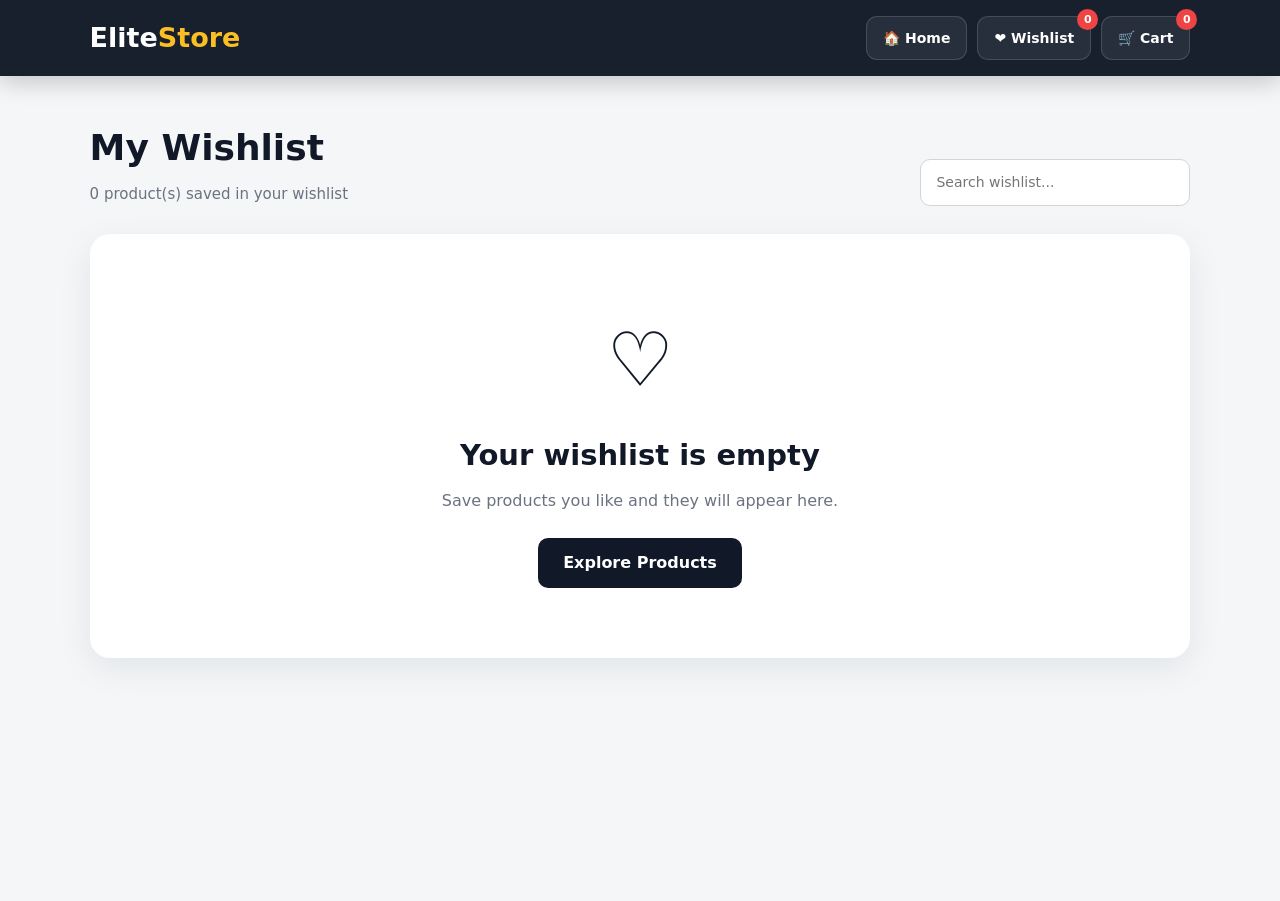
<file: wishlist.html>
<!DOCTYPE html>
<html lang="en">

<head>
  <meta charset="UTF-8">

  <meta
    name="viewport"
    content="width=device-width, initial-scale=1.0"
  >

  <title>My Wishlist - EliteStore</title>

  <link rel="stylesheet" href="style.css">

  <style>
    body {
      min-height: 100vh;
      background: #f4f6f8;
      color: #111827;
    }

    /* ================= HEADER ================= */

    .wishlist-header {
      padding: 15px 7%;
      background: #111827;
      color: white;
      display: flex;
      align-items: center;
      justify-content: space-between;
      gap: 25px;
      position: sticky;
      top: 0;
      z-index: 1000;
      box-shadow: 0 5px 20px rgba(0, 0, 0, 0.15);
    }

    .wishlist-logo {
      font-size: 27px;
      font-weight: 800;
      white-space: nowrap;
    }

    .wishlist-logo span {
      color: #fbbf24;
    }

    .wishlist-nav {
      display: flex;
      align-items: center;
      gap: 12px;
    }

    .wishlist-nav a {
      position: relative;
      padding: 11px 17px;
      border-radius: 10px;
      background: #fbbf24;
      color: #111827;
      text-decoration: none;
      font-size: 14px;
      font-weight: 800;
      transition: 0.25s;
    }

    .wishlist-nav a:hover {
      background: white;
      transform: translateY(-2px);
    }

    .nav-count {
      min-width: 21px;
      height: 21px;
      padding: 0 6px;
      position: absolute;
      top: -8px;
      right: -8px;
      border-radius: 20px;
      background: #ef4444;
      color: white;
      display: flex;
      align-items: center;
      justify-content: center;
      font-size: 11px;
      font-weight: 800;
    }

    /* ================= PAGE ================= */

    .wishlist-page {
      min-height: calc(100vh - 75px);
      padding: 45px 7%;
    }

    .wishlist-container {
      max-width: 1250px;
      margin: auto;
    }

    .wishlist-top {
      margin-bottom: 28px;
      display: flex;
      align-items: flex-end;
      justify-content: space-between;
      gap: 25px;
    }

    .wishlist-heading h1 {
      margin-bottom: 8px;
      font-size: 36px;
      color: #111827;
    }

    .wishlist-heading p {
      color: #6b7280;
      font-size: 15px;
    }

    .wishlist-tools {
      display: flex;
      align-items: center;
      gap: 12px;
    }

    .wishlist-search {
      width: 270px;
      padding: 12px 15px;
      border: 1px solid #d1d5db;
      border-radius: 10px;
      background: white;
      color: #111827;
      font-size: 14px;
      outline: none;
      transition: 0.25s;
    }

    .wishlist-search:focus {
      border-color: #f59e0b;
      box-shadow: 0 0 0 4px rgba(245, 158, 11, 0.12);
    }

    .clear-wishlist-btn {
      padding: 12px 17px;
      border: none;
      border-radius: 10px;
      background: #fee2e2;
      color: #dc2626;
      font-weight: 800;
      cursor: pointer;
      transition: 0.25s;
    }

    .clear-wishlist-btn:hover {
      background: #dc2626;
      color: white;
    }

    /* ================= WISHLIST GRID ================= */

    .wishlist-grid {
      display: grid;
      grid-template-columns: repeat(3, minmax(0, 1fr));
      gap: 24px;
    }

    .wishlist-card {
      position: relative;
      overflow: hidden;
      padding: 18px;
      border-radius: 18px;
      background: white;
      box-shadow: 0 9px 30px rgba(17, 24, 39, 0.08);
      transition: 0.3s;
    }

    .wishlist-card:hover {
      transform: translateY(-6px);
      box-shadow: 0 15px 38px rgba(17, 24, 39, 0.14);
    }

    .wishlist-image-box {
      width: 100%;
      height: 245px;
      position: relative;
      overflow: hidden;
      border-radius: 14px;
      background: #f8fafc;
      border: 1px solid #e5e7eb;
      display: flex;
      align-items: center;
      justify-content: center;
    }

    .wishlist-image-box img {
      width: 100%;
      height: 100%;
      padding: 12px;
      object-fit: contain;
      object-position: center;
      display: block;
      transition: 0.35s;
    }

    .wishlist-card:hover .wishlist-image-box img {
      transform: scale(1.06);
    }

    .wishlist-discount {
      position: absolute;
      top: 13px;
      left: 13px;
      z-index: 5;
      padding: 6px 11px;
      border-radius: 25px;
      background: #ef4444;
      color: white;
      font-size: 12px;
      font-weight: 800;
    }

    .remove-heart-btn {
      width: 42px;
      height: 42px;
      position: absolute;
      top: 13px;
      right: 13px;
      z-index: 5;
      border: none;
      border-radius: 50%;
      background: white;
      color: #ef4444;
      font-size: 21px;
      cursor: pointer;
      box-shadow: 0 7px 20px rgba(0, 0, 0, 0.17);
      transition: 0.25s;
    }

    .remove-heart-btn:hover {
      background: #ef4444;
      color: white;
      transform: scale(1.08);
    }

    .wishlist-content {
      padding-top: 17px;
    }

    .wishlist-category {
      display: inline-block;
      margin-bottom: 10px;
      padding: 5px 10px;
      border-radius: 20px;
      background: #fef3c7;
      color: #92400e;
      font-size: 11px;
      font-weight: 800;
      text-transform: uppercase;
    }

    .wishlist-content h3 {
      margin-bottom: 9px;
      color: #111827;
      font-size: 20px;
      line-height: 1.35;
    }

    .wishlist-rating {
      margin-bottom: 12px;
      color: #f59e0b;
      font-size: 14px;
    }

    .wishlist-rating span {
      margin-left: 5px;
      color: #6b7280;
      font-size: 12px;
    }

    .wishlist-price-row {
      display: flex;
      align-items: center;
      gap: 10px;
      flex-wrap: wrap;
      margin-bottom: 13px;
    }

    .wishlist-price {
      color: #16a34a;
      font-size: 23px;
      font-weight: 900;
    }

    .wishlist-old-price {
      color: #9ca3af;
      font-size: 14px;
      text-decoration: line-through;
    }

    .wishlist-stock {
      margin-bottom: 16px;
      color: #15803d;
      font-size: 13px;
      font-weight: 800;
    }

    .wishlist-actions {
      display: grid;
      grid-template-columns: 1fr 1fr;
      gap: 10px;
    }

    .wishlist-actions button {
      min-height: 45px;
      padding: 11px;
      border-radius: 10px;
      font-size: 13px;
      font-weight: 800;
      cursor: pointer;
      transition: 0.25s;
    }

    .view-product-btn {
      border: 1px solid #111827;
      background: white;
      color: #111827;
    }

    .view-product-btn:hover {
      background: #111827;
      color: white;
    }

    .move-cart-btn {
      border: none;
      background: linear-gradient(135deg, #fbbf24, #f59e0b);
      color: #111827;
      box-shadow: 0 7px 18px rgba(245, 158, 11, 0.25);
    }

    .move-cart-btn:hover {
      transform: translateY(-2px);
      box-shadow: 0 10px 22px rgba(245, 158, 11, 0.35);
    }

    /* ================= EMPTY WISHLIST ================= */

    .empty-wishlist {
      padding: 70px 25px;
      border-radius: 20px;
      background: white;
      text-align: center;
      box-shadow: 0 10px 34px rgba(17, 24, 39, 0.08);
    }

    .empty-wishlist-icon {
      margin-bottom: 18px;
      font-size: 75px;
    }

    .empty-wishlist h2 {
      margin-bottom: 10px;
      color: #111827;
      font-size: 29px;
    }

    .empty-wishlist p {
      margin-bottom: 25px;
      color: #6b7280;
      line-height: 1.6;
    }

    .empty-wishlist a {
      display: inline-block;
      padding: 13px 25px;
      border-radius: 10px;
      background: #111827;
      color: white;
      text-decoration: none;
      font-weight: 800;
      transition: 0.25s;
    }

    .empty-wishlist a:hover {
      background: #fbbf24;
      color: #111827;
    }

    /* ================= TOAST ================= */

    .wishlist-toast {
      max-width: 340px;
      position: fixed;
      right: 25px;
      bottom: 25px;
      z-index: 2000;
      padding: 14px 19px;
      border-radius: 12px;
      background: #111827;
      color: white;
      font-size: 14px;
      font-weight: 700;
      box-shadow: 0 12px 32px rgba(0, 0, 0, 0.25);
      opacity: 0;
      visibility: hidden;
      transform: translateY(20px);
      transition: 0.3s;
    }

    .wishlist-toast.show {
      opacity: 1;
      visibility: visible;
      transform: translateY(0);
    }

    @media (max-width: 1000px) {
      .wishlist-grid {
        grid-template-columns: repeat(2, minmax(0, 1fr));
      }

      .wishlist-top {
        align-items: flex-start;
        flex-direction: column;
      }

      .wishlist-tools {
        width: 100%;
      }

      .wishlist-search {
        flex: 1;
        width: auto;
      }
    }

    @media (max-width: 650px) {
      .wishlist-header {
        padding: 13px 4%;
      }

      .wishlist-logo {
        font-size: 22px;
      }

      .wishlist-nav {
        gap: 7px;
      }

      .wishlist-nav a {
        padding: 9px 11px;
        font-size: 12px;
      }

      .wishlist-page {
        padding: 30px 4%;
      }

      .wishlist-heading h1 {
        font-size: 29px;
      }

      .wishlist-tools {
        align-items: stretch;
        flex-direction: column;
      }

      .wishlist-search {
        width: 100%;
      }

      .wishlist-grid {
        grid-template-columns: 1fr;
      }

      .wishlist-image-box {
        height: 280px;
      }
    }
  </style>
</head>

<body>

  <!-- ================= HEADER ================= -->

  <header class="wishlist-header">

    <div class="wishlist-logo">
      Elite<span>Store</span>
    </div>

    <nav class="wishlist-nav">

      <a href="index.html">
        🏠 Home
      </a>

      <a href="wishlist.html">
        ❤️ Wishlist

        <span class="nav-count" id="wishlistNavCount">
          0
        </span>
      </a>

      <a href="cart.html">
        🛒 Cart

        <span class="nav-count" id="cartNavCount">
          0
        </span>
      </a>

    </nav>

  </header>

  <!-- ================= WISHLIST PAGE ================= -->

  <main class="wishlist-page">

    <div class="wishlist-container">

      <div class="wishlist-top">

        <div class="wishlist-heading">

          <h1>My Wishlist</h1>

          <p>
            <span id="wishlistItemCount">0</span>
            product(s) saved in your wishlist
          </p>

        </div>

        <div class="wishlist-tools">

          <input
            type="search"
            id="wishlistSearch"
            class="wishlist-search"
            placeholder="Search wishlist..."
            oninput="searchWishlist()"
          >

          <button
            type="button"
            class="clear-wishlist-btn"
            id="clearWishlistButton"
            onclick="clearWishlist()"
          >
            Clear Wishlist
          </button>

        </div>

      </div>

      <section
        class="wishlist-grid"
        id="wishlistItems"
      ></section>

    </div>

  </main>

  <div
    class="wishlist-toast"
    id="wishlistToast"
  ></div>

  <script>
    const WISHLIST_STORAGE_KEY = "wishlist";
    const CART_STORAGE_KEY = "cart";

    let wishlistData = loadStorageArray(
      WISHLIST_STORAGE_KEY
    );

    let cartData = loadStorageArray(
      CART_STORAGE_KEY
    );

    let toastTimer = null;

    function loadStorageArray(key) {
      try {
        const data = JSON.parse(
          localStorage.getItem(key)
        );

        return Array.isArray(data) ? data : [];

      } catch (error) {
        console.error(
          `Unable to read ${key}:`,
          error
        );

        return [];
      }
    }

    function saveWishlist() {
      localStorage.setItem(
        WISHLIST_STORAGE_KEY,
        JSON.stringify(wishlistData)
      );
    }

    function saveCart() {
      localStorage.setItem(
        CART_STORAGE_KEY,
        JSON.stringify(cartData)
      );
    }

    function formatPrice(value) {
      return Number(value || 0).toLocaleString("en-IN");
    }

    function escapeHtml(value) {
      return String(value ?? "")
        .replaceAll("&", "&amp;")
        .replaceAll("<", "&lt;")
        .replaceAll(">", "&gt;")
        .replaceAll('"', "&quot;")
        .replaceAll("'", "&#039;");
    }

    function renderWishlist(items = wishlistData) {
      const wishlistBox =
        document.getElementById("wishlistItems");

      const clearButton =
        document.getElementById("clearWishlistButton");

      updateHeaderCounts();

      if (wishlistData.length === 0) {
        wishlistBox.className = "";

        wishlistBox.innerHTML = `
          <div class="empty-wishlist">

            <div class="empty-wishlist-icon">
              ♡
            </div>

            <h2>Your wishlist is empty</h2>

            <p>
              Save products you like and they will appear here.
            </p>

            <a href="index.html">
              Explore Products
            </a>

          </div>
        `;

        clearButton.style.display = "none";
        return;
      }

      clearButton.style.display = "inline-block";
      wishlistBox.className = "wishlist-grid";

      if (items.length === 0) {
        wishlistBox.innerHTML = `
          <div class="empty-wishlist">

            <div class="empty-wishlist-icon">
              🔍
            </div>

            <h2>No products found</h2>

            <p>
              No wishlist product matches your search.
            </p>

          </div>
        `;

        return;
      }

      wishlistBox.innerHTML = items
        .map(product => {
          const price = Number(product.price) || 0;

          const oldPrice = Number(
            product.oldPrice || price + 500
          );

          const discount = Number(
            product.discount ||
            Math.round(
              ((oldPrice - price) / oldPrice) * 100
            )
          );

          const reviews = Number(
            product.reviews || 100
          );

          const fallbackImage =
            "./Website-images/no-image.png";

          return `
            <article class="wishlist-card">

              <div class="wishlist-image-box">

                <span class="wishlist-discount">
                  -${discount}%
                </span>

                <button
                  type="button"
                  class="remove-heart-btn"
                  onclick="removeWishlistItem(${Number(product.id)})"
                  aria-label="Remove from wishlist"
                  title="Remove from wishlist"
                >
                  ♥
                </button>

                <img
                  src="${escapeHtml(product.image || fallbackImage)}"
                  alt="${escapeHtml(product.name || "Product")}"
                  onerror="this.onerror=null; this.src='${fallbackImage}';"
                >

              </div>

              <div class="wishlist-content">

                <span class="wishlist-category">
                  ${escapeHtml(product.category || "Product")}
                </span>

                <h3>
                  ${escapeHtml(product.name || "Unnamed Product")}
                </h3>

                <div class="wishlist-rating">
                  ★★★★★

                  <span>
                    (${reviews} Reviews)
                  </span>
                </div>

                <div class="wishlist-price-row">

                  <span class="wishlist-price">
                    ₹${formatPrice(price)}
                  </span>

                  <span class="wishlist-old-price">
                    ₹${formatPrice(oldPrice)}
                  </span>

                </div>

                <p class="wishlist-stock">
                  ✓ In Stock · Free Delivery
                </p>

                <div class="wishlist-actions">

                  <button
                    type="button"
                    class="view-product-btn"
                    onclick="viewWishlistProduct(${Number(product.id)})"
                  >
                    View Details
                  </button>

                  <button
                    type="button"
                    class="move-cart-btn"
                    onclick="moveWishlistToCart(${Number(product.id)})"
                  >
                    🛒 Move to Cart
                  </button>

                </div>

              </div>

            </article>
          `;
        })
        .join("");
    }

    function updateHeaderCounts() {
      const wishlistCount = wishlistData.length;

      const cartCount = cartData.reduce(
        (total, item) =>
          total + Math.max(1, Number(item.qty) || 1),
        0
      );

      document.getElementById(
        "wishlistItemCount"
      ).textContent = wishlistCount;

      document.getElementById(
        "wishlistNavCount"
      ).textContent = wishlistCount;

      document.getElementById(
        "cartNavCount"
      ).textContent = cartCount;
    }

    function removeWishlistItem(productId) {
      const product = wishlistData.find(
        item => Number(item.id) === Number(productId)
      );

      wishlistData = wishlistData.filter(
        item => Number(item.id) !== Number(productId)
      );

      saveWishlist();

      const searchInput =
        document.getElementById("wishlistSearch");

      if (searchInput.value.trim()) {
        searchWishlist();
      } else {
        renderWishlist();
      }

      showWishlistToast(
        `${product?.name || "Product"} removed from wishlist.`
      );
    }

    function moveWishlistToCart(productId) {
      const product = wishlistData.find(
        item => Number(item.id) === Number(productId)
      );

      if (!product) {
        return;
      }

      const existingCartItem = cartData.find(
        item => Number(item.id) === Number(productId)
      );

      if (existingCartItem) {
        existingCartItem.qty =
          Math.max(
            1,
            Number(existingCartItem.qty) || 1
          ) + 1;
      } else {
        cartData.push({
          ...product,
          qty: 1
        });
      }

      wishlistData = wishlistData.filter(
        item => Number(item.id) !== Number(productId)
      );

      saveCart();
      saveWishlist();
      renderWishlist();

      showWishlistToast(
        `${product.name} moved to cart.`
      );
    }

    function viewWishlistProduct(productId) {
      localStorage.setItem(
        "selectedProduct",
        String(productId)
      );

      window.location.href =
        `product.html?id=${productId}`;
    }

    function clearWishlist() {
      if (wishlistData.length === 0) {
        return;
      }

      const confirmed = confirm(
        "Are you sure you want to remove all wishlist products?"
      );

      if (!confirmed) {
        return;
      }

      wishlistData = [];
      saveWishlist();

      document.getElementById(
        "wishlistSearch"
      ).value = "";

      renderWishlist();

      showWishlistToast(
        "Wishlist cleared successfully."
      );
    }

    function searchWishlist() {
      const searchValue = document
        .getElementById("wishlistSearch")
        .value
        .trim()
        .toLowerCase();

      if (!searchValue) {
        renderWishlist();
        return;
      }

      const filteredWishlist = wishlistData.filter(
        product =>
          String(product.name || "")
            .toLowerCase()
            .includes(searchValue) ||

          String(product.category || "")
            .toLowerCase()
            .includes(searchValue)
      );

      renderWishlist(filteredWishlist);
    }

    function showWishlistToast(message) {
      const toast =
        document.getElementById("wishlistToast");

      toast.textContent = message;
      toast.classList.add("show");

      clearTimeout(toastTimer);

      toastTimer = setTimeout(() => {
        toast.classList.remove("show");
      }, 2500);
    }

    renderWishlist();
  </script>

</body>

</html>
</file>
<file: style.css>
/* ==================================================
   ELITESTORE - STEP 10 FINAL STYLE
================================================== */

:root {
  --dark: #111827;
  --dark-soft: #1f2937;
  --text: #111827;
  --muted: #6b7280;
  --border: #e5e7eb;
  --surface: #ffffff;
  --background: #f4f6f8;
  --yellow: #fbbf24;
  --yellow-dark: #f59e0b;
  --green: #16a34a;
  --red: #ef4444;
  --blue: #2563eb;
  --shadow-sm: 0 8px 24px rgba(17, 24, 39, 0.08);
  --shadow-md: 0 15px 38px rgba(17, 24, 39, 0.14);
  --page-width: 1250px;
}

/* ---------- RESET ---------- */

* {
  margin: 0;
  padding: 0;
  box-sizing: border-box;
}

html {
  scroll-behavior: smooth;
  scroll-padding-top: 110px;
}

body {
  min-height: 100vh;
  overflow-x: hidden;
  background: var(--background);
  color: var(--text);
  font-family:
    Inter,
    ui-sans-serif,
    system-ui,
    -apple-system,
    BlinkMacSystemFont,
    "Segoe UI",
    Arial,
    sans-serif;
  line-height: 1.5;
  text-rendering: optimizeLegibility;
  -webkit-font-smoothing: antialiased;
}

body.home-page {
  animation: page-enter 0.45s ease both;
}

button,
input,
textarea,
select {
  font: inherit;
}

button {
  cursor: pointer;
}

a {
  color: inherit;
}

img {
  display: block;
  max-width: 100%;
}

::selection {
  background: rgba(251, 191, 36, 0.4);
  color: var(--dark);
}

@keyframes page-enter {
  from {
    opacity: 0;
    transform: translateY(8px);
  }

  to {
    opacity: 1;
    transform: translateY(0);
  }
}

/* ---------- ACCESSIBILITY ---------- */

.skip-link {
  position: fixed;
  top: 12px;
  left: 12px;
  z-index: 5000;
  padding: 10px 14px;
  border-radius: 9px;
  background: var(--yellow);
  color: var(--dark);
  font-size: 13px;
  font-weight: 900;
  text-decoration: none;
  transform: translateY(-160%);
  transition: transform 0.2s ease;
}

.skip-link:focus {
  transform: translateY(0);
}

button:focus-visible,
a:focus-visible,
input:focus-visible,
textarea:focus-visible,
select:focus-visible {
  outline: 3px solid rgba(251, 191, 36, 0.6);
  outline-offset: 3px;
}

/* ---------- SHARED HEADER ---------- */

body > header:not(.home-header):not(.cart-header):not(.product-page-header) {
  min-height: 76px;
  padding: 13px 7%;
  position: sticky;
  top: 0;
  z-index: 1000;
  display: flex;
  align-items: center;
  justify-content: space-between;
  gap: 20px;
  background: rgba(17, 24, 39, 0.97);
  color: #ffffff;
  box-shadow: 0 6px 25px rgba(0, 0, 0, 0.2);
  backdrop-filter: blur(14px);
}

.logo {
  color: #ffffff;
  font-size: 27px;
  font-weight: 900;
  letter-spacing: -1px;
  white-space: nowrap;
}

.logo span {
  color: var(--yellow);
}

body > header:not(.home-header):not(.cart-header):not(.product-page-header) nav {
  display: flex;
  align-items: center;
  gap: 10px;
}

body > header:not(.home-header):not(.cart-header):not(.product-page-header) nav button,
body > header:not(.home-header):not(.cart-header):not(.product-page-header) nav a {
  min-height: 44px;
  padding: 10px 16px;
  border: 1px solid rgba(255, 255, 255, 0.14);
  border-radius: 11px;
  background: rgba(255, 255, 255, 0.07);
  color: #ffffff;
  display: inline-flex;
  align-items: center;
  justify-content: center;
  gap: 8px;
  text-decoration: none;
  font-size: 14px;
  font-weight: 800;
  white-space: nowrap;
  transition: 0.25s ease;
}

body > header:not(.home-header):not(.cart-header):not(.product-page-header) nav button:hover,
body > header:not(.home-header):not(.cart-header):not(.product-page-header) nav a:hover {
  border-color: var(--yellow);
  background: var(--yellow);
  color: var(--dark);
  transform: translateY(-2px);
}

/* ---------- HOME HEADER ---------- */

.home-header {
  min-height: 76px;
  padding: 13px 6%;
  position: sticky;
  top: 0;
  z-index: 1000;
  display: flex;
  align-items: center;
  gap: 24px;
  border-bottom: 1px solid rgba(251, 191, 36, 0.14);
  background: rgba(17, 24, 39, 0.97);
  color: #ffffff;
  box-shadow: 0 6px 25px rgba(0, 0, 0, 0.2);
  backdrop-filter: blur(14px);
}

.home-logo {
  flex-shrink: 0;
  color: #ffffff;
  font-size: 27px;
  font-weight: 900;
  letter-spacing: -1px;
  text-decoration: none;
  white-space: nowrap;
}

.home-logo span {
  color: var(--yellow);
}

.header-search {
  flex: 1;
  max-width: 620px;
  position: relative;
}

.header-search input {
  width: 100%;
  height: 46px;
  padding: 0 50px 0 18px;
  border: 2px solid transparent;
  border-radius: 13px;
  background: #ffffff;
  color: var(--dark);
  font-size: 15px;
  outline: none;
  transition: 0.25s ease;
}

.header-search input::placeholder {
  color: #9ca3af;
}

.header-search input:focus {
  border-color: var(--yellow);
  box-shadow: 0 0 0 4px rgba(251, 191, 36, 0.14);
}

.search-icon {
  position: absolute;
  top: 50%;
  right: 17px;
  color: var(--muted);
  font-size: 15px;
  pointer-events: none;
  transform: translateY(-50%);
}

.home-nav {
  margin-left: auto;
  display: flex;
  align-items: center;
  gap: 10px;
}

.home-nav-button {
  min-height: 44px;
  padding: 10px 16px;
  position: relative;
  border: 1px solid rgba(255, 255, 255, 0.14);
  border-radius: 11px;
  background: rgba(255, 255, 255, 0.07);
  color: #ffffff;
  display: inline-flex;
  align-items: center;
  justify-content: center;
  gap: 8px;
  text-decoration: none;
  font-size: 14px;
  font-weight: 800;
  white-space: nowrap;
  transition: 0.25s ease;
  -webkit-tap-highlight-color: transparent;
}

.home-nav-button:hover {
  border-color: var(--yellow);
  background: var(--yellow);
  color: var(--dark);
  transform: translateY(-2px);
}

.cart-header-button {
  border-color: var(--yellow);
  background: linear-gradient(
    135deg,
    var(--yellow),
    var(--yellow-dark)
  );
  color: var(--dark);
}

.header-count,
.nav-count {
  min-width: 22px;
  height: 22px;
  padding: 0 6px;
  border-radius: 20px;
  background: var(--red);
  color: #ffffff;
  display: inline-flex;
  align-items: center;
  justify-content: center;
  font-size: 11px;
  font-weight: 900;
  line-height: 1;
}

.nav-count {
  margin-left: 5px;
}

.mobile-menu-button {
  width: 44px;
  height: 44px;
  display: none;
  align-items: center;
  justify-content: center;
  border: 1px solid rgba(255, 255, 255, 0.15);
  border-radius: 10px;
  background: rgba(255, 255, 255, 0.08);
  color: #ffffff;
  font-size: 22px;
}

/* ---------- HERO ---------- */

.hero-slider {
  height: 510px;
  position: relative;
  overflow: hidden;
  isolation: isolate;
  background: var(--dark);
}

.slide {
  position: absolute;
  inset: 0;
  padding: 60px 8%;
  display: flex;
  align-items: center;
  opacity: 0;
  visibility: hidden;
  transition:
    opacity 0.7s ease,
    visibility 0.7s ease;
}

.slide.active {
  z-index: 2;
  opacity: 1;
  visibility: visible;
}

.slide-bg {
  width: 100%;
  height: 100%;
  position: absolute;
  inset: 0;
  z-index: 0;
  object-fit: cover;
  object-position: center;
  transform: scale(1.02);
  transition: transform 7s ease;
}

.slide.active .slide-bg {
  transform: scale(1.08);
}

.slide::before {
  content: "";
  position: absolute;
  inset: 0;
  z-index: 1;
  pointer-events: none;
}

.slide-one::before {
  background: linear-gradient(
    90deg,
    rgba(15, 23, 42, 0.98) 0%,
    rgba(15, 23, 42, 0.88) 40%,
    rgba(15, 23, 42, 0.34) 68%,
    rgba(15, 23, 42, 0.08) 100%
  );
}

.slide-one .slide-bg {
  object-position: 68% center;
}

.slide-two::before {
  background: linear-gradient(
    90deg,
    rgba(15, 23, 42, 0.97) 0%,
    rgba(49, 15, 35, 0.8) 42%,
    rgba(49, 15, 35, 0.26) 72%,
    rgba(49, 15, 35, 0.08) 100%
  );
}

.slide-three::before {
  background: linear-gradient(
    90deg,
    rgba(15, 23, 42, 0.97) 0%,
    rgba(6, 78, 59, 0.78) 42%,
    rgba(6, 78, 59, 0.24) 72%,
    rgba(6, 78, 59, 0.06) 100%
  );
}

.slide-inner {
  width: 100%;
  max-width: var(--page-width);
  margin: auto;
  position: relative;
  z-index: 2;
}

.slide-content {
  max-width: 680px;
  color: #ffffff;
  animation: slide-content-enter 0.7s ease both;
}

@keyframes slide-content-enter {
  from {
    opacity: 0;
    transform: translateY(16px);
  }

  to {
    opacity: 1;
    transform: translateY(0);
  }
}

.slide-label {
  margin-bottom: 20px;
  padding: 8px 15px;
  border: 1px solid rgba(251, 191, 36, 0.4);
  border-radius: 30px;
  background: rgba(251, 191, 36, 0.1);
  color: var(--yellow);
  display: inline-flex;
  font-size: 12px;
  font-weight: 900;
  letter-spacing: 1px;
  text-transform: uppercase;
}

.slide-content h1 {
  max-width: 720px;
  margin-bottom: 18px;
  font-size: clamp(42px, 5vw, 68px);
  line-height: 1.05;
  letter-spacing: -2px;
}

.slide-content h1 span {
  color: var(--yellow);
}

.slide-content p {
  max-width: 600px;
  margin-bottom: 29px;
  color: #d1d5db;
  font-size: 18px;
  line-height: 1.7;
}

.hero-actions {
  display: flex;
  gap: 13px;
  flex-wrap: wrap;
}

.hero-primary-button,
.hero-secondary-button {
  min-height: 50px;
  padding: 13px 26px;
  border-radius: 12px;
  font-size: 15px;
  font-weight: 900;
  transition: 0.3s ease;
  -webkit-tap-highlight-color: transparent;
}

.hero-primary-button {
  border: none;
  background: linear-gradient(
    135deg,
    var(--yellow),
    var(--yellow-dark)
  );
  color: var(--dark);
  box-shadow: 0 10px 25px rgba(245, 158, 11, 0.28);
}

.hero-primary-button:hover {
  transform: translateY(-3px);
  box-shadow: 0 14px 32px rgba(245, 158, 11, 0.4);
}

.hero-secondary-button {
  border: 1px solid rgba(255, 255, 255, 0.22);
  background: rgba(255, 255, 255, 0.08);
  color: #ffffff;
}

.hero-secondary-button:hover {
  background: #ffffff;
  color: var(--dark);
  transform: translateY(-3px);
}

.slider-btn {
  width: 48px;
  height: 48px;
  position: absolute;
  top: 50%;
  z-index: 10;
  border: 1px solid rgba(255, 255, 255, 0.18);
  border-radius: 50%;
  background: rgba(17, 24, 39, 0.5);
  color: #ffffff;
  font-size: 22px;
  transform: translateY(-50%);
  transition: 0.25s ease;
  backdrop-filter: blur(10px);
}

.slider-btn:hover {
  background: var(--yellow);
  color: var(--dark);
}

.slider-btn.prev {
  left: 25px;
}

.slider-btn.next {
  right: 25px;
}

.slider-dots {
  position: absolute;
  bottom: 24px;
  left: 50%;
  z-index: 10;
  display: flex;
  gap: 9px;
  transform: translateX(-50%);
}

.dot {
  width: 10px;
  height: 10px;
  border: none;
  border-radius: 30px;
  background: rgba(255, 255, 255, 0.45);
  transition: 0.25s ease;
}

.dot.active {
  width: 29px;
  background: var(--yellow);
}

/* ---------- TRUST FEATURES ---------- */

.trust-section {
  margin-top: -25px;
  padding: 0 6%;
  position: relative;
  z-index: 20;
}

.trust-grid {
  max-width: 1200px;
  margin: auto;
  padding: 18px 25px;
  border-radius: 18px;
  background: #ffffff;
  display: grid;
  grid-template-columns: repeat(4, 1fr);
  gap: 15px;
  box-shadow: 0 15px 40px rgba(17, 24, 39, 0.12);
}

.trust-item {
  padding: 9px;
  border-radius: 12px;
  display: flex;
  align-items: center;
  gap: 12px;
  transition:
    background 0.25s ease,
    transform 0.25s ease;
}

.trust-item:hover {
  background: #fffbeb;
  transform: translateY(-2px);
}

.trust-icon {
  width: 44px;
  height: 44px;
  flex-shrink: 0;
  border-radius: 12px;
  background: #fef3c7;
  color: #92400e;
  display: flex;
  align-items: center;
  justify-content: center;
  font-size: 21px;
}

.trust-item strong {
  margin-bottom: 3px;
  color: var(--dark);
  display: block;
  font-size: 14px;
}

.trust-item span {
  color: var(--muted);
  font-size: 12px;
}

/* ---------- PRODUCTS SECTION ---------- */

.products-section {
  padding: 75px 6% 65px;
}

.products-wrapper {
  max-width: var(--page-width);
  margin: auto;
}

.section-header {
  margin-bottom: 32px;
  text-align: center;
}

.section-label {
  margin-bottom: 10px;
  color: #d97706;
  display: inline-block;
  font-size: 12px;
  font-weight: 900;
  letter-spacing: 1.2px;
  text-transform: uppercase;
}

.section-header h2 {
  margin-bottom: 10px;
  color: var(--dark);
  font-size: 38px;
}

.section-header p {
  max-width: 590px;
  margin: auto;
  color: var(--muted);
  line-height: 1.6;
}

.category-buttons {
  margin: 28px 0 35px;
  display: flex;
  justify-content: center;
  gap: 12px;
  flex-wrap: wrap;
}

.category-button {
  min-width: 105px;
  padding: 11px 21px;
  position: relative;
  overflow: hidden;
  border: 1px solid #d1d5db;
  border-radius: 30px;
  background: #ffffff;
  color: #374151;
  font-size: 14px;
  font-weight: 800;
  transition: 0.25s ease;
  -webkit-tap-highlight-color: transparent;
}

.category-button:hover,
.category-button.active {
  border-color: var(--dark);
  background: var(--dark);
  color: #ffffff;
  transform: translateY(-2px);
  box-shadow: 0 8px 20px rgba(17, 24, 39, 0.16);
}

.category-button.active {
  border-color: var(--yellow-dark);
  background: linear-gradient(
    135deg,
    var(--dark),
    #283548
  );
}

/* ---------- PRODUCT GRID ---------- */

.products {
  width: 100%;
  display: grid;
  grid-template-columns: repeat(3, minmax(0, 1fr));
  gap: 25px;
}

.no-products-found {
  grid-column: 1 / -1;
  padding: 58px 22px;
  border: 1px dashed #d1d5db;
  border-radius: 18px;
  background: #ffffff;
  text-align: center;
  box-shadow: var(--shadow-sm);
}

.no-products-found h2 {
  margin-bottom: 10px;
  color: var(--dark);
  font-size: 27px;
}

.no-products-found p {
  color: var(--muted);
}

/* ---------- PRODUCT CARDS ---------- */

.card {
  min-width: 0;
  min-height: 100%;
  position: relative;
  overflow: hidden;
  padding: 18px;
  border: 1px solid var(--border);
  border-radius: 18px;
  background: #ffffff;
  display: flex;
  flex-direction: column;
  box-shadow: var(--shadow-sm);
  transition:
    transform 0.3s ease,
    box-shadow 0.3s ease,
    border-color 0.3s ease;
}

.card::after {
  content: "";
  height: 3px;
  position: absolute;
  right: 0;
  bottom: 0;
  left: 0;
  background: linear-gradient(
    90deg,
    var(--yellow),
    var(--yellow-dark)
  );
  transform: scaleX(0);
  transform-origin: left;
  transition: transform 0.3s ease;
}

.card:hover {
  border-color: rgba(245, 158, 11, 0.48);
  transform: translateY(-7px);
  box-shadow: var(--shadow-md);
}

.card:hover::after {
  transform: scaleX(1);
}

.product-image {
  width: 100%;
  height: 245px;
  position: relative;
  overflow: hidden;
  border-radius: 14px;
  background: radial-gradient(
    circle at 50% 45%,
    #ffffff 0,
    #f8fafc 68%,
    #eef2f7 100%
  );
  display: flex;
  align-items: center;
  justify-content: center;
}

.product-image img {
  width: 100%;
  height: 100%;
  padding: 12px;
  object-fit: contain;
  object-position: center;
  transition: transform 0.4s ease;
}

.card:hover .product-image img {
  transform: scale(1.06);
}

.discount-badge {
  position: absolute;
  top: 28px;
  left: 28px;
  z-index: 5;
  padding: 6px 11px;
  border-radius: 25px;
  background: var(--red);
  color: #ffffff;
  font-size: 12px;
  font-weight: 900;
  box-shadow: 0 6px 16px rgba(239, 68, 68, 0.28);
}

.wishlist-btn {
  width: 43px;
  height: 43px;
  min-width: 43px;
  position: absolute;
  top: 13px;
  right: 13px;
  z-index: 10;
  padding: 0;
  border: none;
  border-radius: 50%;
  background: #ffffff;
  color: var(--red);
  display: flex;
  align-items: center;
  justify-content: center;
  font-size: 23px;
  line-height: 1;
  box-shadow: 0 8px 22px rgba(17, 24, 39, 0.2);
  transition: 0.25s ease;
}

.wishlist-btn:hover {
  background: #fff1f2;
  transform: scale(1.09);
}

.wishlist-btn.saved {
  background: var(--red);
  color: #ffffff;
}

.rating {
  margin-top: 15px;
  color: var(--yellow-dark);
  font-size: 14px;
  letter-spacing: 1px;
}

.rating span {
  margin-left: 4px;
  color: var(--muted);
  font-size: 12px;
  letter-spacing: normal;
}

.card h3 {
  min-height: 48px;
  margin: 10px 0 8px;
  color: var(--dark);
  font-size: 19px;
  line-height: 1.35;
}

.price-box {
  margin-bottom: 11px;
  display: flex;
  align-items: center;
  gap: 10px;
  flex-wrap: wrap;
}

.price {
  color: var(--green);
  font-size: 22px;
  font-weight: 900;
}

.old-price {
  color: #9ca3af;
  font-size: 14px;
  text-decoration: line-through;
}

.delivery {
  margin-top: 7px;
  color: var(--blue);
  font-size: 13px;
  font-weight: 700;
}

.stock {
  margin: 7px 0 14px;
  color: var(--green);
  font-size: 13px;
  font-weight: 800;
}

.view-btn,
.add-cart-btn {
  width: 100%;
  min-height: 44px;
  padding: 11px 14px;
  border-radius: 10px;
  font-size: 14px;
  font-weight: 900;
  transition: 0.25s ease;
}

.view-btn {
  margin-top: auto;
  border: 1px solid var(--dark);
  background: #ffffff;
  color: var(--dark);
}

.view-btn:hover {
  background: var(--dark);
  color: #ffffff;
  transform: translateY(-2px);
}

.add-cart-btn {
  margin-top: 10px;
  border: none;
  background: linear-gradient(
    135deg,
    var(--dark),
    #374151
  );
  color: #ffffff;
  box-shadow: 0 7px 18px rgba(17, 24, 39, 0.18);
}

.add-cart-btn:hover:not(:disabled) {
  background: linear-gradient(
    135deg,
    var(--yellow),
    var(--yellow-dark)
  );
  color: var(--dark);
  transform: translateY(-2px);
  box-shadow: 0 10px 24px rgba(245, 158, 11, 0.3);
}

.add-cart-btn:disabled,
.view-btn:disabled {
  opacity: 0.52;
  cursor: not-allowed;
  filter: grayscale(0.35);
  transform: none;
  box-shadow: none;
}

/* ---------- PROMO ---------- */

.promo-section {
  padding: 15px 6% 70px;
}

.promo-box {
  max-width: var(--page-width);
  margin: auto;
  padding: 45px;
  overflow: hidden;
  border-radius: 24px;
  background:
    radial-gradient(
      circle at 85% 30%,
      rgba(251, 191, 36, 0.24),
      transparent 27%
    ),
    linear-gradient(
      135deg,
      var(--dark),
      var(--dark-soft)
    );
  color: #ffffff;
  display: flex;
  align-items: center;
  justify-content: space-between;
  gap: 30px;
}

.promo-content {
  max-width: 720px;
}

.promo-content span {
  margin-bottom: 13px;
  color: var(--yellow);
  display: inline-block;
  font-size: 12px;
  font-weight: 900;
  letter-spacing: 1px;
  text-transform: uppercase;
}

.promo-content h2 {
  margin-bottom: 12px;
  font-size: 35px;
}

.promo-content p {
  color: #d1d5db;
  line-height: 1.7;
}

.promo-button {
  flex-shrink: 0;
  padding: 14px 25px;
  border: none;
  border-radius: 11px;
  background: var(--yellow);
  color: var(--dark);
  font-weight: 900;
  transition: 0.25s ease;
}

.promo-button:hover {
  transform: translateY(-3px);
  box-shadow: 0 12px 27px rgba(251, 191, 36, 0.25);
}

/* ---------- FOOTER ---------- */

.home-footer {
  padding: 45px 6% 20px;
  border-top: 1px solid rgba(251, 191, 36, 0.12);
  background: var(--dark);
  color: #ffffff;
}

.footer-grid {
  max-width: var(--page-width);
  margin: auto;
  display: grid;
  grid-template-columns: 1.4fr repeat(3, 1fr);
  gap: 35px;
}

.footer-brand h2 {
  margin-bottom: 13px;
  font-size: 27px;
}

.footer-brand h2 span {
  color: var(--yellow);
}

.footer-brand p {
  max-width: 390px;
  color: #9ca3af;
  font-size: 14px;
  line-height: 1.7;
}

.footer-column h3 {
  margin-bottom: 15px;
  font-size: 16px;
}

.footer-column a {
  width: fit-content;
  margin-bottom: 11px;
  color: #9ca3af;
  display: block;
  text-decoration: none;
  font-size: 14px;
  transition: 0.2s ease;
}

.footer-column a:hover {
  color: var(--yellow);
  transform: translateX(3px);
}

.footer-bottom {
  max-width: var(--page-width);
  margin: 35px auto 0;
  padding-top: 18px;
  border-top: 1px solid rgba(255, 255, 255, 0.09);
  color: #9ca3af;
  text-align: center;
  font-size: 13px;
}

/* ---------- RESPONSIVE ---------- */

@media (max-width: 1100px) {
  .home-header {
    flex-wrap: wrap;
  }

  .header-search {
    order: 3;
    width: 100%;
    max-width: none;
    flex-basis: 100%;
  }

  .products {
    grid-template-columns: repeat(2, minmax(0, 1fr));
  }

  .trust-grid {
    grid-template-columns: repeat(2, 1fr);
  }
}

@media (max-width: 800px) {
  .home-header {
    min-height: 70px;
    padding: 12px 4%;
    gap: 13px;
  }

  .home-logo {
    font-size: 23px;
  }

  .mobile-menu-button {
    margin-left: auto;
    display: flex;
  }

  .home-nav {
    width: calc(100% - 8%);
    max-height: calc(100vh - 92px);
    padding: 12px;
    position: fixed;
    top: 72px;
    left: 4%;
    display: none;
    align-items: stretch;
    flex-direction: column;
    overflow-y: auto;
    border-radius: 14px;
    background: var(--dark);
    box-shadow: 0 15px 35px rgba(0, 0, 0, 0.28);
  }

  .home-nav.active {
    display: flex;
  }

  .home-nav-button {
    width: 100%;
  }

  .header-search {
    order: 2;
  }

  .hero-slider {
    height: 520px;
  }

  .slide {
    padding: 45px 6%;
  }

  .slide-inner {
    text-align: center;
  }

  .slide-content {
    margin: auto;
  }

  .slide-content p {
    margin-right: auto;
    margin-left: auto;
  }

  .hero-actions {
    justify-content: center;
  }

  .slider-btn {
    width: 40px;
    height: 40px;
  }

  .slider-btn.prev {
    left: 10px;
  }

  .slider-btn.next {
    right: 10px;
  }

  .trust-section {
    margin-top: 20px;
  }

  .promo-box {
    align-items: flex-start;
    flex-direction: column;
  }

  .footer-grid {
    grid-template-columns: repeat(2, 1fr);
  }
}

@media (max-width: 650px) {
  body > header:not(.home-header):not(.cart-header):not(.product-page-header) {
    min-height: 68px;
    padding: 11px 4%;
    gap: 12px;
  }

  .logo {
    font-size: 22px;
  }

  body > header:not(.home-header):not(.cart-header):not(.product-page-header) nav {
    gap: 7px;
  }

  body > header:not(.home-header):not(.cart-header):not(.product-page-header) nav button,
  body > header:not(.home-header):not(.cart-header):not(.product-page-header) nav a {
    min-height: 40px;
    padding: 9px 11px;
    font-size: 13px;
  }

  .hero-slider {
    height: 490px;
  }

  .slide-content h1 {
    font-size: 40px;
    letter-spacing: -1px;
  }

  .slide-content p {
    font-size: 15px;
  }

  .trust-grid {
    padding: 15px;
    grid-template-columns: 1fr;
  }

  .products-section {
    padding: 55px 4%;
  }

  .section-header h2 {
    font-size: 31px;
  }

  .products {
    grid-template-columns: 1fr;
    gap: 20px;
  }

  .category-buttons {
    gap: 8px;
  }

  .category-button {
    min-width: auto;
    padding: 10px 16px;
  }

  .product-image {
    height: 280px;
  }

  .card h3 {
    min-height: auto;
  }

  .promo-section {
    padding: 10px 4% 55px;
  }

  .promo-box {
    padding: 30px 23px;
  }

  .promo-content h2 {
    font-size: 28px;
  }

  .home-footer {
    padding-right: 4%;
    padding-left: 4%;
  }

  .footer-grid {
    grid-template-columns: 1fr;
  }
}

@media (max-width: 420px) {
  .card {
    padding: 14px;
  }

  .product-image {
    height: 235px;
  }

  .discount-badge {
    top: 24px;
    left: 24px;
  }

  body > header:not(.home-header):not(.cart-header):not(.product-page-header) nav button,
  body > header:not(.home-header):not(.cart-header):not(.product-page-header) nav a {
    padding: 8px 9px;
    font-size: 12px;
  }
}

@media (prefers-reduced-motion: reduce) {
  html {
    scroll-behavior: auto;
  }

  *,
  *::before,
  *::after {
    animation-duration: 0.01ms !important;
    animation-iteration-count: 1 !important;
    scroll-behavior: auto !important;
    transition-duration: 0.01ms !important;
  }
}

/* ==================================================
   ELITESTORE - STEP 10 FINAL STYLE
================================================== */

:root {
  --dark: #111827;
  --dark-soft: #1f2937;
  --text: #111827;
  --muted: #6b7280;
  --border: #e5e7eb;
  --surface: #ffffff;
  --background: #f4f6f8;
  --yellow: #fbbf24;
  --yellow-dark: #f59e0b;
  --green: #16a34a;
  --red: #ef4444;
  --blue: #2563eb;
  --shadow-sm: 0 8px 24px rgba(17, 24, 39, 0.08);
  --shadow-md: 0 15px 38px rgba(17, 24, 39, 0.14);
  --page-width: 1250px;
}

/* ---------- RESET ---------- */

* {
  margin: 0;
  padding: 0;
  box-sizing: border-box;
}

html {
  scroll-behavior: smooth;
  scroll-padding-top: 110px;
}

body {
  min-height: 100vh;
  overflow-x: hidden;
  background: var(--background);
  color: var(--text);
  font-family:
    Inter,
    ui-sans-serif,
    system-ui,
    -apple-system,
    BlinkMacSystemFont,
    "Segoe UI",
    Arial,
    sans-serif;
  line-height: 1.5;
  text-rendering: optimizeLegibility;
  -webkit-font-smoothing: antialiased;
}

body.home-page {
  animation: page-enter 0.45s ease both;
}

button,
input,
textarea,
select {
  font: inherit;
}

button {
  cursor: pointer;
}

a {
  color: inherit;
}

img {
  display: block;
  max-width: 100%;
}

::selection {
  background: rgba(251, 191, 36, 0.4);
  color: var(--dark);
}

@keyframes page-enter {
  from {
    opacity: 0;
    transform: translateY(8px);
  }

  to {
    opacity: 1;
    transform: translateY(0);
  }
}

/* ---------- ACCESSIBILITY ---------- */

.skip-link {
  position: fixed;
  top: 12px;
  left: 12px;
  z-index: 5000;
  padding: 10px 14px;
  border-radius: 9px;
  background: var(--yellow);
  color: var(--dark);
  font-size: 13px;
  font-weight: 900;
  text-decoration: none;
  transform: translateY(-160%);
  transition: transform 0.2s ease;
}

.skip-link:focus {
  transform: translateY(0);
}

button:focus-visible,
a:focus-visible,
input:focus-visible,
textarea:focus-visible,
select:focus-visible {
  outline: 3px solid rgba(251, 191, 36, 0.6);
  outline-offset: 3px;
}

/* ---------- SHARED HEADER ---------- */

body > header:not(.home-header):not(.cart-header):not(.product-page-header) {
  min-height: 76px;
  padding: 13px 7%;
  position: sticky;
  top: 0;
  z-index: 1000;
  display: flex;
  align-items: center;
  justify-content: space-between;
  gap: 20px;
  background: rgba(17, 24, 39, 0.97);
  color: #ffffff;
  box-shadow: 0 6px 25px rgba(0, 0, 0, 0.2);
  backdrop-filter: blur(14px);
}

.logo {
  color: #ffffff;
  font-size: 27px;
  font-weight: 900;
  letter-spacing: -1px;
  white-space: nowrap;
}

.logo span {
  color: var(--yellow);
}

body > header:not(.home-header):not(.cart-header):not(.product-page-header) nav {
  display: flex;
  align-items: center;
  gap: 10px;
}

body > header:not(.home-header):not(.cart-header):not(.product-page-header) nav button,
body > header:not(.home-header):not(.cart-header):not(.product-page-header) nav a {
  min-height: 44px;
  padding: 10px 16px;
  border: 1px solid rgba(255, 255, 255, 0.14);
  border-radius: 11px;
  background: rgba(255, 255, 255, 0.07);
  color: #ffffff;
  display: inline-flex;
  align-items: center;
  justify-content: center;
  gap: 8px;
  text-decoration: none;
  font-size: 14px;
  font-weight: 800;
  white-space: nowrap;
  transition: 0.25s ease;
}

body > header:not(.home-header):not(.cart-header):not(.product-page-header) nav button:hover,
body > header:not(.home-header):not(.cart-header):not(.product-page-header) nav a:hover {
  border-color: var(--yellow);
  background: var(--yellow);
  color: var(--dark);
  transform: translateY(-2px);
}

/* ---------- HOME HEADER ---------- */

.home-header {
  min-height: 76px;
  padding: 13px 6%;
  position: sticky;
  top: 0;
  z-index: 1000;
  display: flex;
  align-items: center;
  gap: 24px;
  border-bottom: 1px solid rgba(251, 191, 36, 0.14);
  background: rgba(17, 24, 39, 0.97);
  color: #ffffff;
  box-shadow: 0 6px 25px rgba(0, 0, 0, 0.2);
  backdrop-filter: blur(14px);
}

.home-logo {
  flex-shrink: 0;
  color: #ffffff;
  font-size: 27px;
  font-weight: 900;
  letter-spacing: -1px;
  text-decoration: none;
  white-space: nowrap;
}

.home-logo span {
  color: var(--yellow);
}

.header-search {
  flex: 1;
  max-width: 620px;
  position: relative;
}

.header-search input {
  width: 100%;
  height: 46px;
  padding: 0 50px 0 18px;
  border: 2px solid transparent;
  border-radius: 13px;
  background: #ffffff;
  color: var(--dark);
  font-size: 15px;
  outline: none;
  transition: 0.25s ease;
}

.header-search input::placeholder {
  color: #9ca3af;
}

.header-search input:focus {
  border-color: var(--yellow);
  box-shadow: 0 0 0 4px rgba(251, 191, 36, 0.14);
}

.search-icon {
  position: absolute;
  top: 50%;
  right: 17px;
  color: var(--muted);
  font-size: 15px;
  pointer-events: none;
  transform: translateY(-50%);
}

.home-nav {
  margin-left: auto;
  display: flex;
  align-items: center;
  gap: 10px;
}

.home-nav-button {
  min-height: 44px;
  padding: 10px 16px;
  position: relative;
  border: 1px solid rgba(255, 255, 255, 0.14);
  border-radius: 11px;
  background: rgba(255, 255, 255, 0.07);
  color: #ffffff;
  display: inline-flex;
  align-items: center;
  justify-content: center;
  gap: 8px;
  text-decoration: none;
  font-size: 14px;
  font-weight: 800;
  white-space: nowrap;
  transition: 0.25s ease;
  -webkit-tap-highlight-color: transparent;
}

.home-nav-button:hover {
  border-color: var(--yellow);
  background: var(--yellow);
  color: var(--dark);
  transform: translateY(-2px);
}

.cart-header-button {
  border-color: var(--yellow);
  background: linear-gradient(
    135deg,
    var(--yellow),
    var(--yellow-dark)
  );
  color: var(--dark);
}

.header-count,
.nav-count {
  min-width: 22px;
  height: 22px;
  padding: 0 6px;
  border-radius: 20px;
  background: var(--red);
  color: #ffffff;
  display: inline-flex;
  align-items: center;
  justify-content: center;
  font-size: 11px;
  font-weight: 900;
  line-height: 1;
}

.nav-count {
  margin-left: 5px;
}

.mobile-menu-button {
  width: 44px;
  height: 44px;
  display: none;
  align-items: center;
  justify-content: center;
  border: 1px solid rgba(255, 255, 255, 0.15);
  border-radius: 10px;
  background: rgba(255, 255, 255, 0.08);
  color: #ffffff;
  font-size: 22px;
}

/* ---------- HERO ---------- */

.hero-slider {
  height: 510px;
  position: relative;
  overflow: hidden;
  isolation: isolate;
  background: var(--dark);
}

.slide {
  position: absolute;
  inset: 0;
  padding: 60px 8%;
  display: flex;
  align-items: center;
  opacity: 0;
  visibility: hidden;
  transition:
    opacity 0.7s ease,
    visibility 0.7s ease;
}

.slide.active {
  z-index: 2;
  opacity: 1;
  visibility: visible;
}

.slide-bg {
  width: 100%;
  height: 100%;
  position: absolute;
  inset: 0;
  z-index: 0;
  object-fit: cover;
  object-position: center;
  transform: scale(1.02);
  transition: transform 7s ease;
}

.slide.active .slide-bg {
  transform: scale(1.08);
}

.slide::before {
  content: "";
  position: absolute;
  inset: 0;
  z-index: 1;
  pointer-events: none;
}

.slide-one::before {
  background: linear-gradient(
    90deg,
    rgba(15, 23, 42, 0.98) 0%,
    rgba(15, 23, 42, 0.88) 40%,
    rgba(15, 23, 42, 0.34) 68%,
    rgba(15, 23, 42, 0.08) 100%
  );
}

.slide-one .slide-bg {
  object-position: 68% center;
}

.slide-two::before {
  background: linear-gradient(
    90deg,
    rgba(15, 23, 42, 0.97) 0%,
    rgba(49, 15, 35, 0.8) 42%,
    rgba(49, 15, 35, 0.26) 72%,
    rgba(49, 15, 35, 0.08) 100%
  );
}

.slide-three::before {
  background: linear-gradient(
    90deg,
    rgba(15, 23, 42, 0.97) 0%,
    rgba(6, 78, 59, 0.78) 42%,
    rgba(6, 78, 59, 0.24) 72%,
    rgba(6, 78, 59, 0.06) 100%
  );
}

.slide-inner {
  width: 100%;
  max-width: var(--page-width);
  margin: auto;
  position: relative;
  z-index: 2;
}

.slide-content {
  max-width: 680px;
  color: #ffffff;
  animation: slide-content-enter 0.7s ease both;
}

@keyframes slide-content-enter {
  from {
    opacity: 0;
    transform: translateY(16px);
  }

  to {
    opacity: 1;
    transform: translateY(0);
  }
}

.slide-label {
  margin-bottom: 20px;
  padding: 8px 15px;
  border: 1px solid rgba(251, 191, 36, 0.4);
  border-radius: 30px;
  background: rgba(251, 191, 36, 0.1);
  color: var(--yellow);
  display: inline-flex;
  font-size: 12px;
  font-weight: 900;
  letter-spacing: 1px;
  text-transform: uppercase;
}

.slide-content h1 {
  max-width: 720px;
  margin-bottom: 18px;
  font-size: clamp(42px, 5vw, 68px);
  line-height: 1.05;
  letter-spacing: -2px;
}

.slide-content h1 span {
  color: var(--yellow);
}

.slide-content p {
  max-width: 600px;
  margin-bottom: 29px;
  color: #d1d5db;
  font-size: 18px;
  line-height: 1.7;
}

.hero-actions {
  display: flex;
  gap: 13px;
  flex-wrap: wrap;
}

.hero-primary-button,
.hero-secondary-button {
  min-height: 50px;
  padding: 13px 26px;
  border-radius: 12px;
  font-size: 15px;
  font-weight: 900;
  transition: 0.3s ease;
  -webkit-tap-highlight-color: transparent;
}

.hero-primary-button {
  border: none;
  background: linear-gradient(
    135deg,
    var(--yellow),
    var(--yellow-dark)
  );
  color: var(--dark);
  box-shadow: 0 10px 25px rgba(245, 158, 11, 0.28);
}

.hero-primary-button:hover {
  transform: translateY(-3px);
  box-shadow: 0 14px 32px rgba(245, 158, 11, 0.4);
}

.hero-secondary-button {
  border: 1px solid rgba(255, 255, 255, 0.22);
  background: rgba(255, 255, 255, 0.08);
  color: #ffffff;
}

.hero-secondary-button:hover {
  background: #ffffff;
  color: var(--dark);
  transform: translateY(-3px);
}

.slider-btn {
  width: 48px;
  height: 48px;
  position: absolute;
  top: 50%;
  z-index: 10;
  border: 1px solid rgba(255, 255, 255, 0.18);
  border-radius: 50%;
  background: rgba(17, 24, 39, 0.5);
  color: #ffffff;
  font-size: 22px;
  transform: translateY(-50%);
  transition: 0.25s ease;
  backdrop-filter: blur(10px);
}

.slider-btn:hover {
  background: var(--yellow);
  color: var(--dark);
}

.slider-btn.prev {
  left: 25px;
}

.slider-btn.next {
  right: 25px;
}

.slider-dots {
  position: absolute;
  bottom: 24px;
  left: 50%;
  z-index: 10;
  display: flex;
  gap: 9px;
  transform: translateX(-50%);
}

.dot {
  width: 10px;
  height: 10px;
  border: none;
  border-radius: 30px;
  background: rgba(255, 255, 255, 0.45);
  transition: 0.25s ease;
}

.dot.active {
  width: 29px;
  background: var(--yellow);
}

/* ---------- TRUST FEATURES ---------- */

.trust-section {
  margin-top: -25px;
  padding: 0 6%;
  position: relative;
  z-index: 20;
}

.trust-grid {
  max-width: 1200px;
  margin: auto;
  padding: 18px 25px;
  border-radius: 18px;
  background: #ffffff;
  display: grid;
  grid-template-columns: repeat(4, 1fr);
  gap: 15px;
  box-shadow: 0 15px 40px rgba(17, 24, 39, 0.12);
}

.trust-item {
  padding: 9px;
  border-radius: 12px;
  display: flex;
  align-items: center;
  gap: 12px;
  transition:
    background 0.25s ease,
    transform 0.25s ease;
}

.trust-item:hover {
  background: #fffbeb;
  transform: translateY(-2px);
}

.trust-icon {
  width: 44px;
  height: 44px;
  flex-shrink: 0;
  border-radius: 12px;
  background: #fef3c7;
  color: #92400e;
  display: flex;
  align-items: center;
  justify-content: center;
  font-size: 21px;
}

.trust-item strong {
  margin-bottom: 3px;
  color: var(--dark);
  display: block;
  font-size: 14px;
}

.trust-item span {
  color: var(--muted);
  font-size: 12px;
}

/* ---------- PRODUCTS SECTION ---------- */

.products-section {
  padding: 75px 6% 65px;
}

.products-wrapper {
  max-width: var(--page-width);
  margin: auto;
}

.section-header {
  margin-bottom: 32px;
  text-align: center;
}

.section-label {
  margin-bottom: 10px;
  color: #d97706;
  display: inline-block;
  font-size: 12px;
  font-weight: 900;
  letter-spacing: 1.2px;
  text-transform: uppercase;
}

.section-header h2 {
  margin-bottom: 10px;
  color: var(--dark);
  font-size: 38px;
}

.section-header p {
  max-width: 590px;
  margin: auto;
  color: var(--muted);
  line-height: 1.6;
}

.category-buttons {
  margin: 28px 0 35px;
  display: flex;
  justify-content: center;
  gap: 12px;
  flex-wrap: wrap;
}

.category-button {
  min-width: 105px;
  padding: 11px 21px;
  position: relative;
  overflow: hidden;
  border: 1px solid #d1d5db;
  border-radius: 30px;
  background: #ffffff;
  color: #374151;
  font-size: 14px;
  font-weight: 800;
  transition: 0.25s ease;
  -webkit-tap-highlight-color: transparent;
}

.category-button:hover,
.category-button.active {
  border-color: var(--dark);
  background: var(--dark);
  color: #ffffff;
  transform: translateY(-2px);
  box-shadow: 0 8px 20px rgba(17, 24, 39, 0.16);
}

.category-button.active {
  border-color: var(--yellow-dark);
  background: linear-gradient(
    135deg,
    var(--dark),
    #283548
  );
}

/* ---------- PRODUCT GRID ---------- */

.products {
  width: 100%;
  display: grid;
  grid-template-columns: repeat(3, minmax(0, 1fr));
  gap: 25px;
}

.no-products-found {
  grid-column: 1 / -1;
  padding: 58px 22px;
  border: 1px dashed #d1d5db;
  border-radius: 18px;
  background: #ffffff;
  text-align: center;
  box-shadow: var(--shadow-sm);
}

.no-products-found h2 {
  margin-bottom: 10px;
  color: var(--dark);
  font-size: 27px;
}

.no-products-found p {
  color: var(--muted);
}

/* ---------- PRODUCT CARDS ---------- */

.card {
  min-width: 0;
  min-height: 100%;
  position: relative;
  overflow: hidden;
  padding: 18px;
  border: 1px solid var(--border);
  border-radius: 18px;
  background: #ffffff;
  display: flex;
  flex-direction: column;
  box-shadow: var(--shadow-sm);
  transition:
    transform 0.3s ease,
    box-shadow 0.3s ease,
    border-color 0.3s ease;
}

.card::after {
  content: "";
  height: 3px;
  position: absolute;
  right: 0;
  bottom: 0;
  left: 0;
  background: linear-gradient(
    90deg,
    var(--yellow),
    var(--yellow-dark)
  );
  transform: scaleX(0);
  transform-origin: left;
  transition: transform 0.3s ease;
}

.card:hover {
  border-color: rgba(245, 158, 11, 0.48);
  transform: translateY(-7px);
  box-shadow: var(--shadow-md);
}

.card:hover::after {
  transform: scaleX(1);
}

.product-image {
  width: 100%;
  height: 245px;
  position: relative;
  overflow: hidden;
  border-radius: 14px;
  background: radial-gradient(
    circle at 50% 45%,
    #ffffff 0,
    #f8fafc 68%,
    #eef2f7 100%
  );
  display: flex;
  align-items: center;
  justify-content: center;
}

.product-image img {
  width: 100%;
  height: 100%;
  padding: 12px;
  object-fit: contain;
  object-position: center;
  transition: transform 0.4s ease;
}

.card:hover .product-image img {
  transform: scale(1.06);
}

.discount-badge {
  position: absolute;
  top: 28px;
  left: 28px;
  z-index: 5;
  padding: 6px 11px;
  border-radius: 25px;
  background: var(--red);
  color: #ffffff;
  font-size: 12px;
  font-weight: 900;
  box-shadow: 0 6px 16px rgba(239, 68, 68, 0.28);
}

.wishlist-btn {
  width: 43px;
  height: 43px;
  min-width: 43px;
  position: absolute;
  top: 13px;
  right: 13px;
  z-index: 10;
  padding: 0;
  border: none;
  border-radius: 50%;
  background: #ffffff;
  color: var(--red);
  display: flex;
  align-items: center;
  justify-content: center;
  font-size: 23px;
  line-height: 1;
  box-shadow: 0 8px 22px rgba(17, 24, 39, 0.2);
  transition: 0.25s ease;
}

.wishlist-btn:hover {
  background: #fff1f2;
  transform: scale(1.09);
}

.wishlist-btn.saved {
  background: var(--red);
  color: #ffffff;
}

.rating {
  margin-top: 15px;
  color: var(--yellow-dark);
  font-size: 14px;
  letter-spacing: 1px;
}

.rating span {
  margin-left: 4px;
  color: var(--muted);
  font-size: 12px;
  letter-spacing: normal;
}

.card h3 {
  min-height: 48px;
  margin: 10px 0 8px;
  color: var(--dark);
  font-size: 19px;
  line-height: 1.35;
}

.price-box {
  margin-bottom: 11px;
  display: flex;
  align-items: center;
  gap: 10px;
  flex-wrap: wrap;
}

.price {
  color: var(--green);
  font-size: 22px;
  font-weight: 900;
}

.old-price {
  color: #9ca3af;
  font-size: 14px;
  text-decoration: line-through;
}

.delivery {
  margin-top: 7px;
  color: var(--blue);
  font-size: 13px;
  font-weight: 700;
}

.stock {
  margin: 7px 0 14px;
  color: var(--green);
  font-size: 13px;
  font-weight: 800;
}

.view-btn,
.add-cart-btn {
  width: 100%;
  min-height: 44px;
  padding: 11px 14px;
  border-radius: 10px;
  font-size: 14px;
  font-weight: 900;
  transition: 0.25s ease;
}

.view-btn {
  margin-top: auto;
  border: 1px solid var(--dark);
  background: #ffffff;
  color: var(--dark);
}

.view-btn:hover {
  background: var(--dark);
  color: #ffffff;
  transform: translateY(-2px);
}

.add-cart-btn {
  margin-top: 10px;
  border: none;
  background: linear-gradient(
    135deg,
    var(--dark),
    #374151
  );
  color: #ffffff;
  box-shadow: 0 7px 18px rgba(17, 24, 39, 0.18);
}

.add-cart-btn:hover:not(:disabled) {
  background: linear-gradient(
    135deg,
    var(--yellow),
    var(--yellow-dark)
  );
  color: var(--dark);
  transform: translateY(-2px);
  box-shadow: 0 10px 24px rgba(245, 158, 11, 0.3);
}

.add-cart-btn:disabled,
.view-btn:disabled {
  opacity: 0.52;
  cursor: not-allowed;
  filter: grayscale(0.35);
  transform: none;
  box-shadow: none;
}

/* ---------- PROMO ---------- */

.promo-section {
  padding: 15px 6% 70px;
}

.promo-box {
  max-width: var(--page-width);
  margin: auto;
  padding: 45px;
  overflow: hidden;
  border-radius: 24px;
  background:
    radial-gradient(
      circle at 85% 30%,
      rgba(251, 191, 36, 0.24),
      transparent 27%
    ),
    linear-gradient(
      135deg,
      var(--dark),
      var(--dark-soft)
    );
  color: #ffffff;
  display: flex;
  align-items: center;
  justify-content: space-between;
  gap: 30px;
}

.promo-content {
  max-width: 720px;
}

.promo-content span {
  margin-bottom: 13px;
  color: var(--yellow);
  display: inline-block;
  font-size: 12px;
  font-weight: 900;
  letter-spacing: 1px;
  text-transform: uppercase;
}

.promo-content h2 {
  margin-bottom: 12px;
  font-size: 35px;
}

.promo-content p {
  color: #d1d5db;
  line-height: 1.7;
}

.promo-button {
  flex-shrink: 0;
  padding: 14px 25px;
  border: none;
  border-radius: 11px;
  background: var(--yellow);
  color: var(--dark);
  font-weight: 900;
  transition: 0.25s ease;
}

.promo-button:hover {
  transform: translateY(-3px);
  box-shadow: 0 12px 27px rgba(251, 191, 36, 0.25);
}

/* ---------- FOOTER ---------- */

.home-footer {
  padding: 45px 6% 20px;
  border-top: 1px solid rgba(251, 191, 36, 0.12);
  background: var(--dark);
  color: #ffffff;
}

.footer-grid {
  max-width: var(--page-width);
  margin: auto;
  display: grid;
  grid-template-columns: 1.4fr repeat(3, 1fr);
  gap: 35px;
}

.footer-brand h2 {
  margin-bottom: 13px;
  font-size: 27px;
}

.footer-brand h2 span {
  color: var(--yellow);
}

.footer-brand p {
  max-width: 390px;
  color: #9ca3af;
  font-size: 14px;
  line-height: 1.7;
}

.footer-column h3 {
  margin-bottom: 15px;
  font-size: 16px;
}

.footer-column a {
  width: fit-content;
  margin-bottom: 11px;
  color: #9ca3af;
  display: block;
  text-decoration: none;
  font-size: 14px;
  transition: 0.2s ease;
}

.footer-column a:hover {
  color: var(--yellow);
  transform: translateX(3px);
}

.footer-bottom {
  max-width: var(--page-width);
  margin: 35px auto 0;
  padding-top: 18px;
  border-top: 1px solid rgba(255, 255, 255, 0.09);
  color: #9ca3af;
  text-align: center;
  font-size: 13px;
}

/* ---------- RESPONSIVE ---------- */

@media (max-width: 1100px) {
  .home-header {
    flex-wrap: wrap;
  }

  .header-search {
    order: 3;
    width: 100%;
    max-width: none;
    flex-basis: 100%;
  }

  .products {
    grid-template-columns: repeat(2, minmax(0, 1fr));
  }

  .trust-grid {
    grid-template-columns: repeat(2, 1fr);
  }
}

@media (max-width: 800px) {
  .home-header {
    min-height: 70px;
    padding: 12px 4%;
    gap: 13px;
  }

  .home-logo {
    font-size: 23px;
  }

  .mobile-menu-button {
    margin-left: auto;
    display: flex;
  }

  .home-nav {
    width: calc(100% - 8%);
    max-height: calc(100vh - 92px);
    padding: 12px;
    position: fixed;
    top: 72px;
    left: 4%;
    display: none;
    align-items: stretch;
    flex-direction: column;
    overflow-y: auto;
    border-radius: 14px;
    background: var(--dark);
    box-shadow: 0 15px 35px rgba(0, 0, 0, 0.28);
  }

  .home-nav.active {
    display: flex;
  }

  .home-nav-button {
    width: 100%;
  }

  .header-search {
    order: 2;
  }

  .hero-slider {
    height: 520px;
  }

  .slide {
    padding: 45px 6%;
  }

  .slide-inner {
    text-align: center;
  }

  .slide-content {
    margin: auto;
  }

  .slide-content p {
    margin-right: auto;
    margin-left: auto;
  }

  .hero-actions {
    justify-content: center;
  }

  .slider-btn {
    width: 40px;
    height: 40px;
  }

  .slider-btn.prev {
    left: 10px;
  }

  .slider-btn.next {
    right: 10px;
  }

  .trust-section {
    margin-top: 20px;
  }

  .promo-box {
    align-items: flex-start;
    flex-direction: column;
  }

  .footer-grid {
    grid-template-columns: repeat(2, 1fr);
  }
}

@media (max-width: 650px) {
  body > header:not(.home-header):not(.cart-header):not(.product-page-header) {
    min-height: 68px;
    padding: 11px 4%;
    gap: 12px;
  }

  .logo {
    font-size: 22px;
  }

  body > header:not(.home-header):not(.cart-header):not(.product-page-header) nav {
    gap: 7px;
  }

  body > header:not(.home-header):not(.cart-header):not(.product-page-header) nav button,
  body > header:not(.home-header):not(.cart-header):not(.product-page-header) nav a {
    min-height: 40px;
    padding: 9px 11px;
    font-size: 13px;
  }

  .hero-slider {
    height: 490px;
  }

  .slide-content h1 {
    font-size: 40px;
    letter-spacing: -1px;
  }

  .slide-content p {
    font-size: 15px;
  }

  .trust-grid {
    padding: 15px;
    grid-template-columns: 1fr;
  }

  .products-section {
    padding: 55px 4%;
  }

  .section-header h2 {
    font-size: 31px;
  }

  .products {
    grid-template-columns: 1fr;
    gap: 20px;
  }

  .category-buttons {
    gap: 8px;
  }

  .category-button {
    min-width: auto;
    padding: 10px 16px;
  }

  .product-image {
    height: 280px;
  }

  .card h3 {
    min-height: auto;
  }

  .promo-section {
    padding: 10px 4% 55px;
  }

  .promo-box {
    padding: 30px 23px;
  }

  .promo-content h2 {
    font-size: 28px;
  }

  .home-footer {
    padding-right: 4%;
    padding-left: 4%;
  }

  .footer-grid {
    grid-template-columns: 1fr;
  }
}

@media (max-width: 420px) {
  .card {
    padding: 14px;
  }

  .product-image {
    height: 235px;
  }

  .discount-badge {
    top: 24px;
    left: 24px;
  }

  body > header:not(.home-header):not(.cart-header):not(.product-page-header) nav button,
  body > header:not(.home-header):not(.cart-header):not(.product-page-header) nav a {
    padding: 8px 9px;
    font-size: 12px;
  }
}

@media (prefers-reduced-motion: reduce) {
  html {
    scroll-behavior: auto;
  }

  *,
  *::before,
  *::after {
    animation-duration: 0.01ms !important;
    animation-iteration-count: 1 !important;
    scroll-behavior: auto !important;
    transition-duration: 0.01ms !important;
  }
}

/* ==================================================
   CATEGORY FILTER PRODUCT ANIMATION
================================================== */

.product-filter-animation {
  opacity: 0;
  transform: translateY(25px) scale(0.96);
  animation: product-filter-show 0.5s ease forwards;
  animation-delay: var(--product-delay, 0ms);
}

@keyframes product-filter-show {
  from {
    opacity: 0;
    transform: translateY(25px) scale(0.96);
  }

  to {
    opacity: 1;
    transform: translateY(0) scale(1);
  }
}

@media (prefers-reduced-motion: reduce) {
  .product-filter-animation {
    opacity: 1;
    transform: none;
    animation: none;
  }
}
</file>
